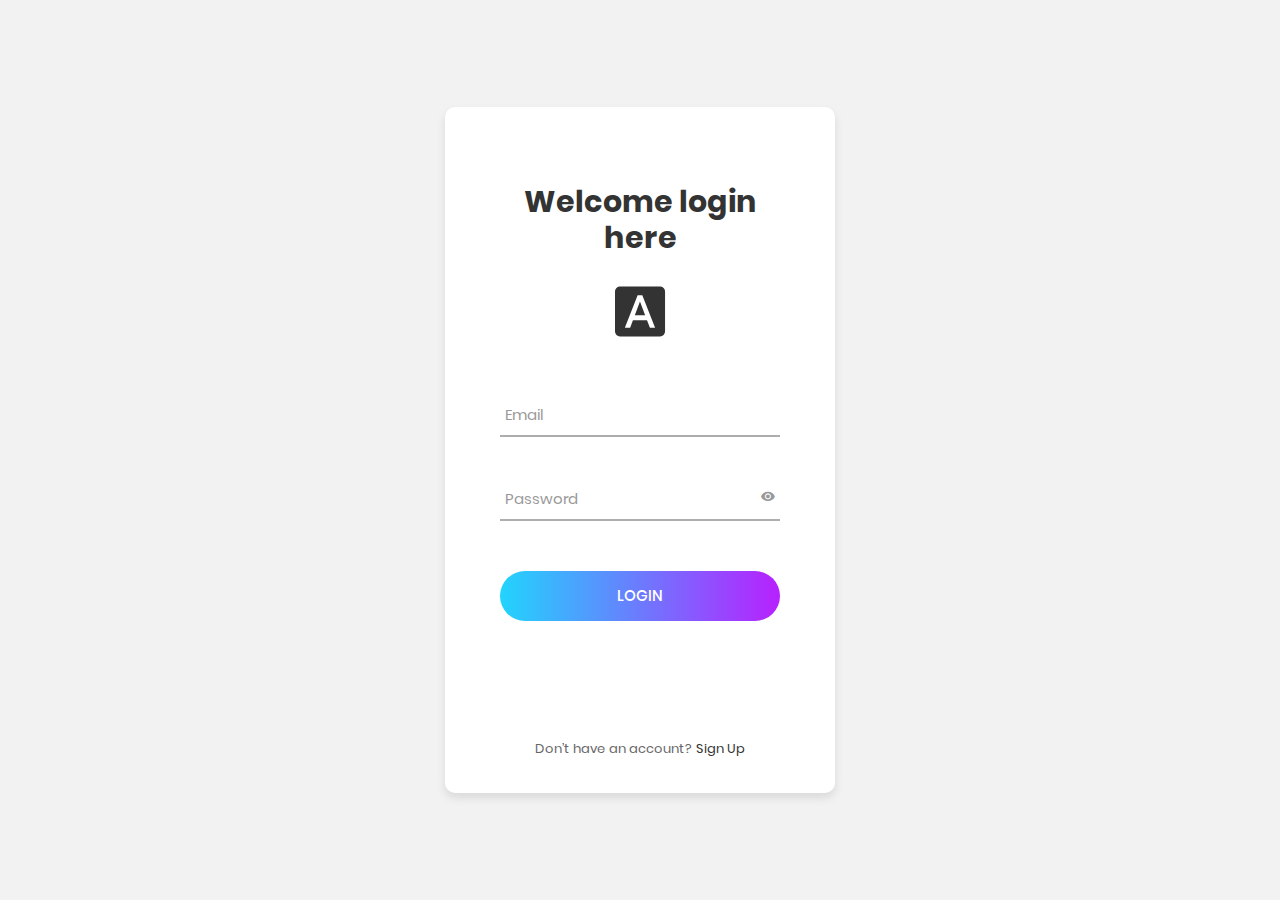
<file: web/index.html>
<!DOCTYPE html>
<html lang="en">
<head>
	<title>Login V2</title>
	<meta charset="UTF-8">
	<meta name="viewport" content="width=device-width, initial-scale=1">
<!--===============================================================================================-->
	<link rel="icon" type="image/png" href="images/icons/favicon.ico"/>
<!--===============================================================================================-->
	<link rel="stylesheet" type="text/css" href="vendor/bootstrap/css/bootstrap.min.css">
<!--===============================================================================================-->
	<link rel="stylesheet" type="text/css" href="fonts/font-awesome-4.7.0/css/font-awesome.min.css">
<!--===============================================================================================-->
	<link rel="stylesheet" type="text/css" href="fonts/iconic/css/material-design-iconic-font.min.css">
<!--===============================================================================================-->
	<link rel="stylesheet" type="text/css" href="vendor/animate/animate.css">
<!--===============================================================================================-->
	<link rel="stylesheet" type="text/css" href="vendor/css-hamburgers/hamburgers.min.css">
<!--===============================================================================================-->
	<link rel="stylesheet" type="text/css" href="vendor/animsition/css/animsition.min.css">
<!--===============================================================================================-->
	<link rel="stylesheet" type="text/css" href="vendor/select2/select2.min.css">
<!--===============================================================================================-->
	<link rel="stylesheet" type="text/css" href="vendor/daterangepicker/daterangepicker.css">
<!--===============================================================================================-->
	<link rel="stylesheet" type="text/css" href="css/util.css">
	<link rel="stylesheet" type="text/css" href="css/main.css">
<!--===============================================================================================-->
</head>
<body>

	<div class="limiter">
		<div class="container-login100">
			<div class="wrap-login100">
				<form class="login100-form validate-form" action="login.jsp
				">
					<span class="login100-form-title p-b-26">
						Welcome login here
					</span>
					<span class="login100-form-title p-b-48">
						<i class="zmdi zmdi-font"></i>
					</span>

					<div class="wrap-input100 validate-input" data-validate = "Valid email is: a@b.c">
						<input class="input100" type="text" name="email">
						<span class="focus-input100" data-placeholder="Email"></span>
					</div>

					<div class="wrap-input100 validate-input" data-validate="Enter password">
						<span class="btn-show-pass">
							<i class="zmdi zmdi-eye"></i>
						</span>
						<input class="input100" type="password" name="pwd">
						<span class="focus-input100" data-placeholder="Password"></span>
					</div>

					<div class="container-login100-form-btn">
						<div class="wrap-login100-form-btn">
							<div class="login100-form-bgbtn"></div>
							<button class="login100-form-btn">
								Login
							</button>
						</div>
					</div>

					<div class="text-center p-t-115">
						<span class="txt1">
							Don’t have an account?
						</span>
						<a class="txt2" href="register.html">
							Sign Up
						</a>
					</div>
				</form>
			</div>
		</div>
	</div>


	<div id="dropDownSelect1"></div>

<!--===============================================================================================-->
	<script src="vendor/jquery/jquery-3.2.1.min.js"></script>
<!--===============================================================================================-->
	<script src="vendor/animsition/js/animsition.min.js"></script>
<!--===============================================================================================-->
	<script src="vendor/bootstrap/js/popper.js"></script>
	<script src="vendor/bootstrap/js/bootstrap.min.js"></script>
<!--===============================================================================================-->
	<script src="vendor/select2/select2.min.js"></script>
<!--===============================================================================================-->
	<script src="vendor/daterangepicker/moment.min.js"></script>
	<script src="vendor/daterangepicker/daterangepicker.js"></script>
<!--===============================================================================================-->
	<script src="vendor/countdowntime/countdowntime.js"></script>
<!--===============================================================================================-->
	<script src="js/main.js"></script>

</body>
</html>
</file>
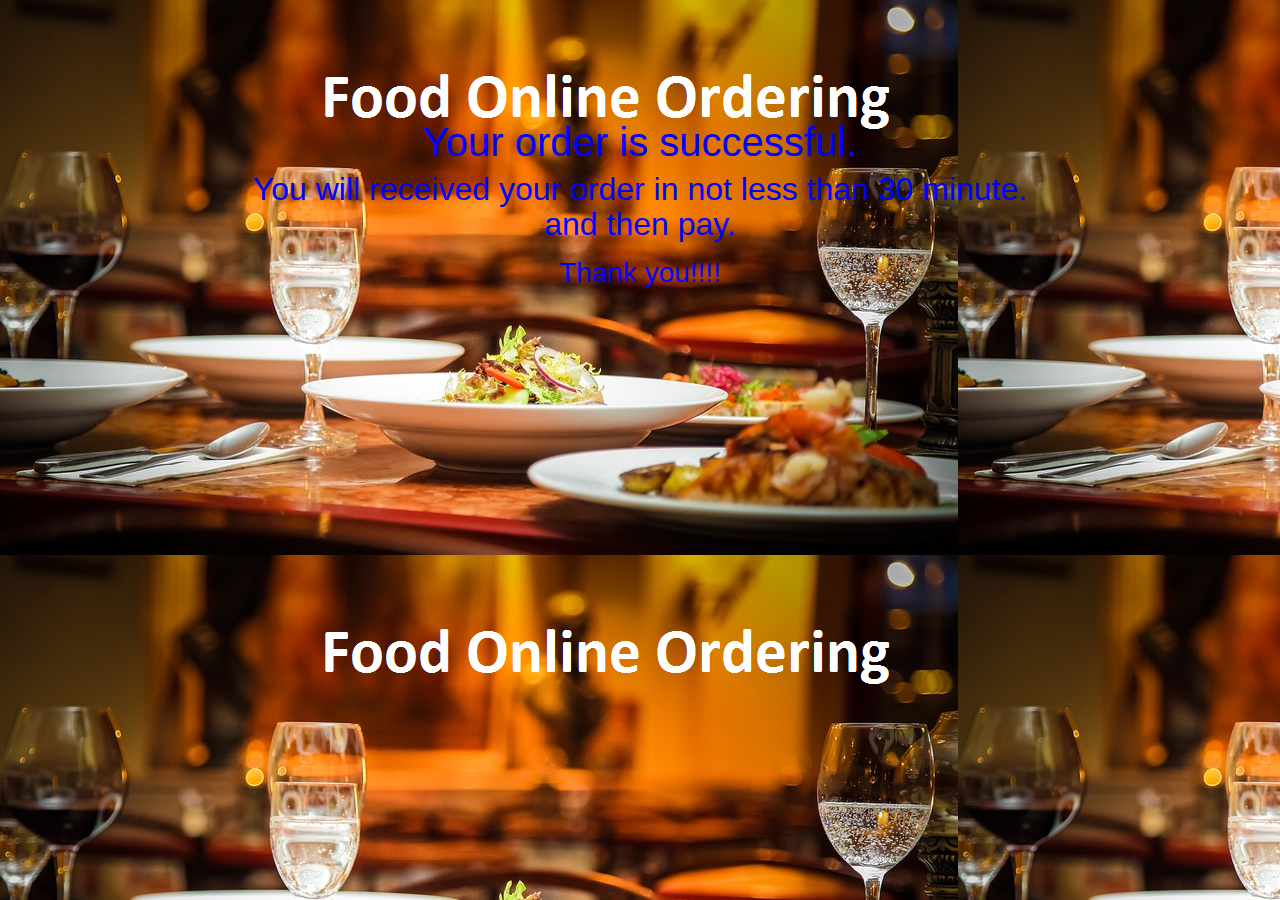
<file: web/completedMessage.html>
<!DOCTYPE html>
<!--
To change this license header, choose License Headers in Project Properties.
To change this template file, choose Tools | Templates
and open the template in the editor.
-->
<html>
    <head>
        <link rel="stylesheet" href="vendor/bootstrap/css/bootstrap.css" type="text/css"/>

        <title>Delivery</title>
        <meta charset="UTF-8">
        <meta name="viewport" content="width=device-width, initial-scale=1.0">
    </head>
    <body background="img/home6.png"
      
        <div style="color:blue" size="1000">
            <center><br><br><br><br><br><b><h1>Your order is successful.</h1>
                    <h2><p>You will received your order in not less than 30 minute.
                    <br> and then pay.</h2>
                    <h3>Thank you!!!!</h3>
                    </center>
            
            </b></p>
           
        </div>  
  </body>  
</html>
</file>
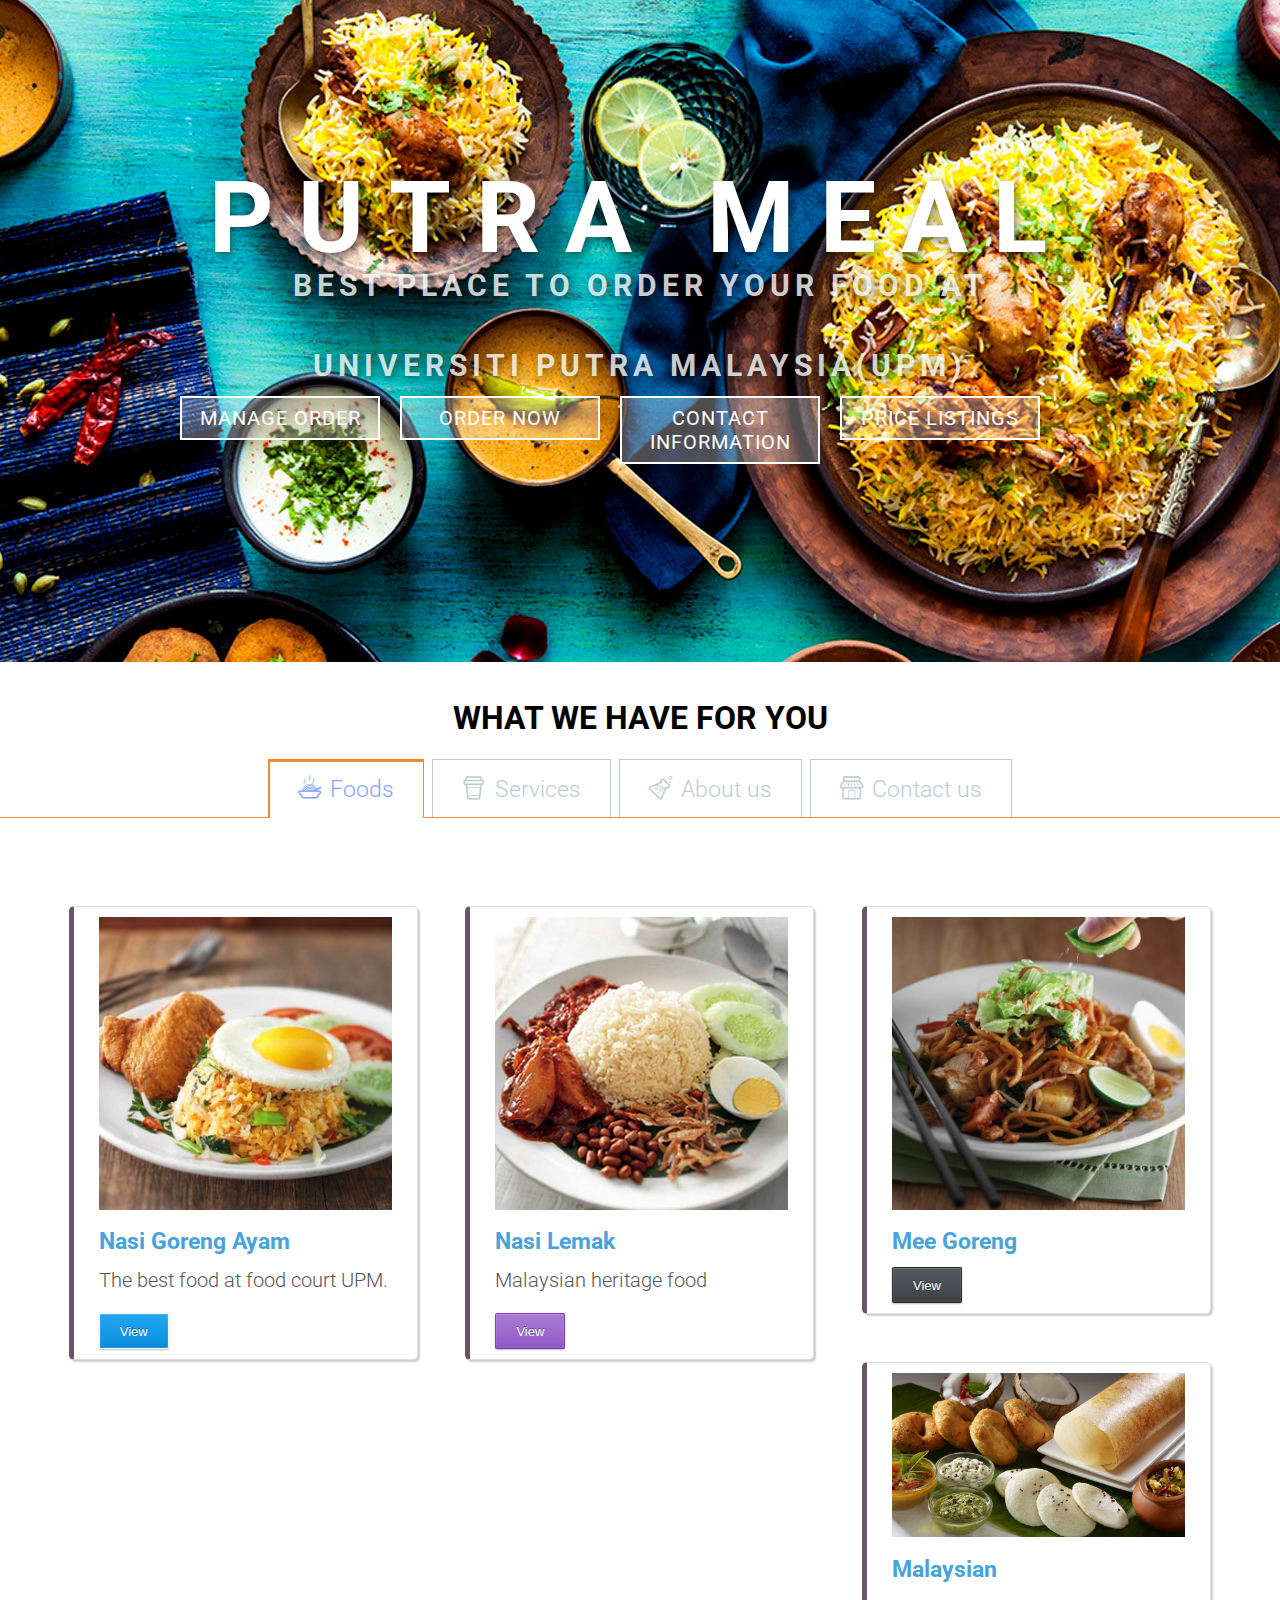
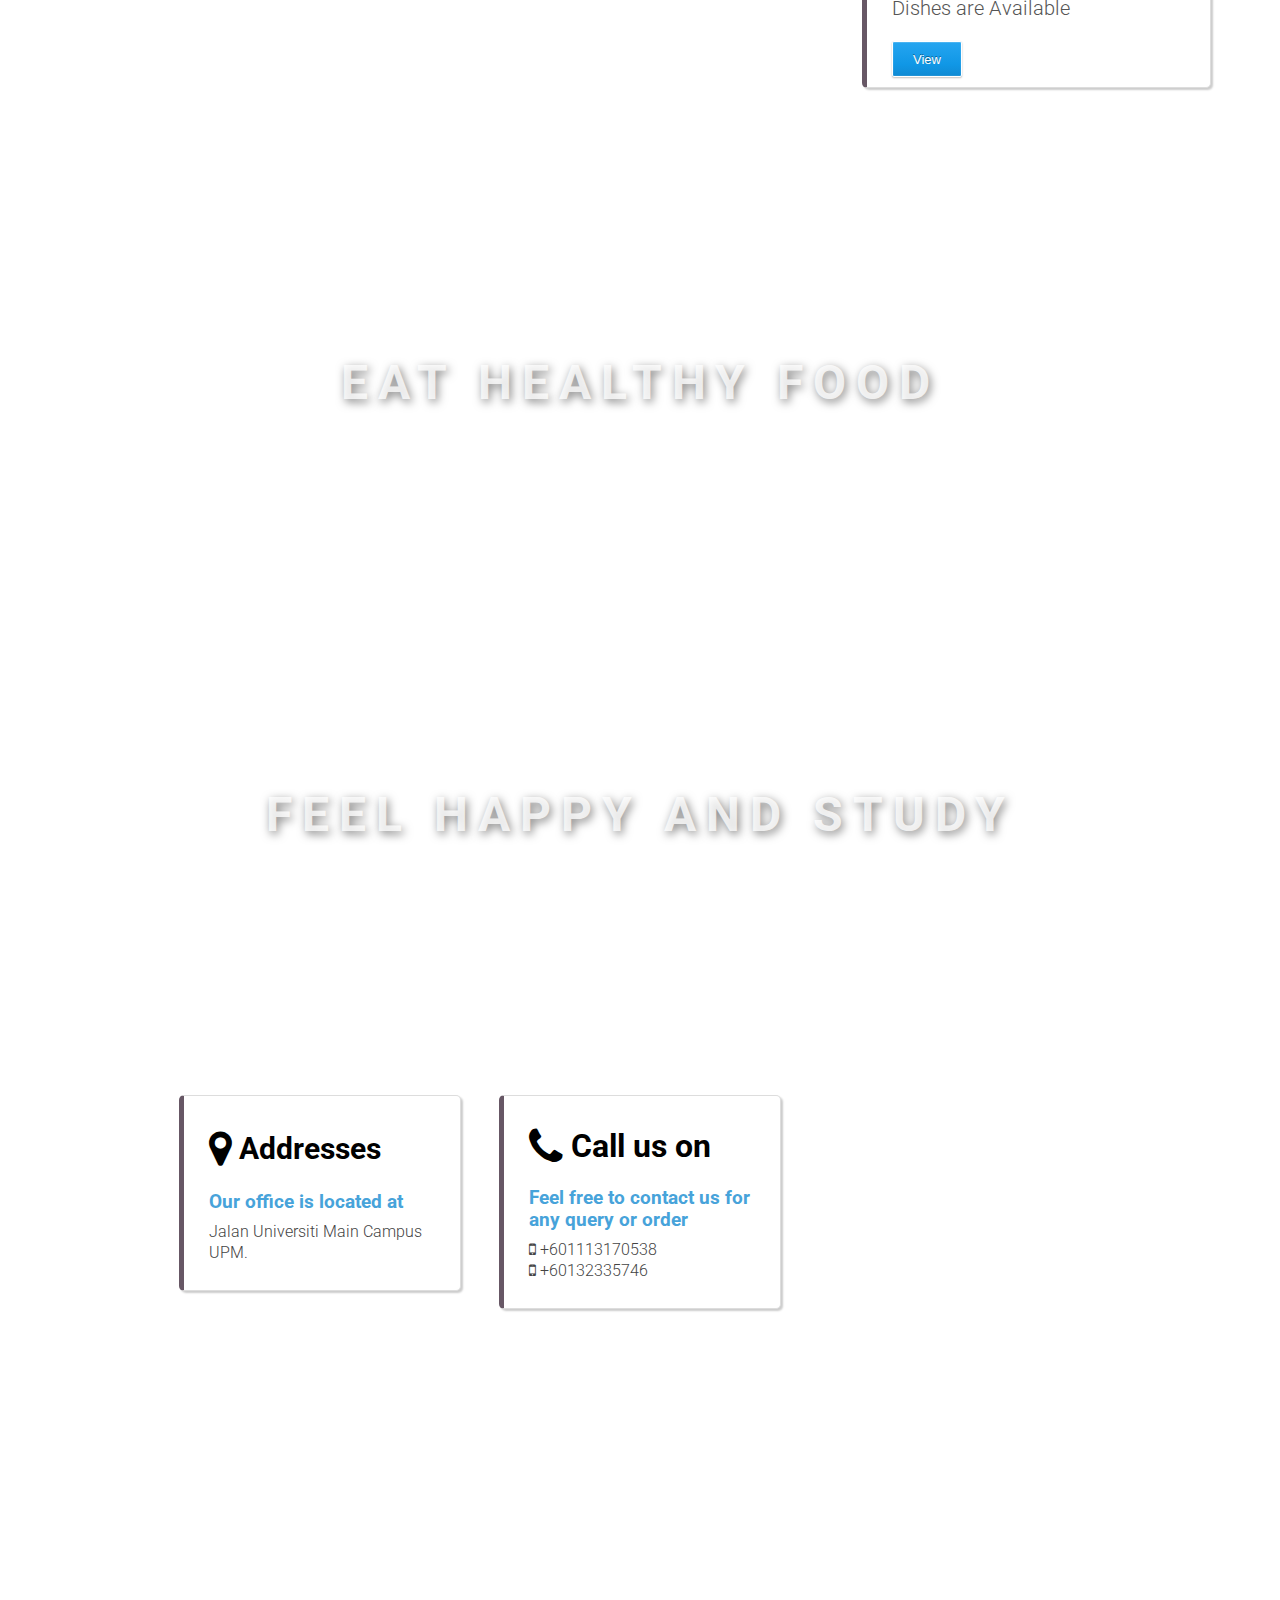
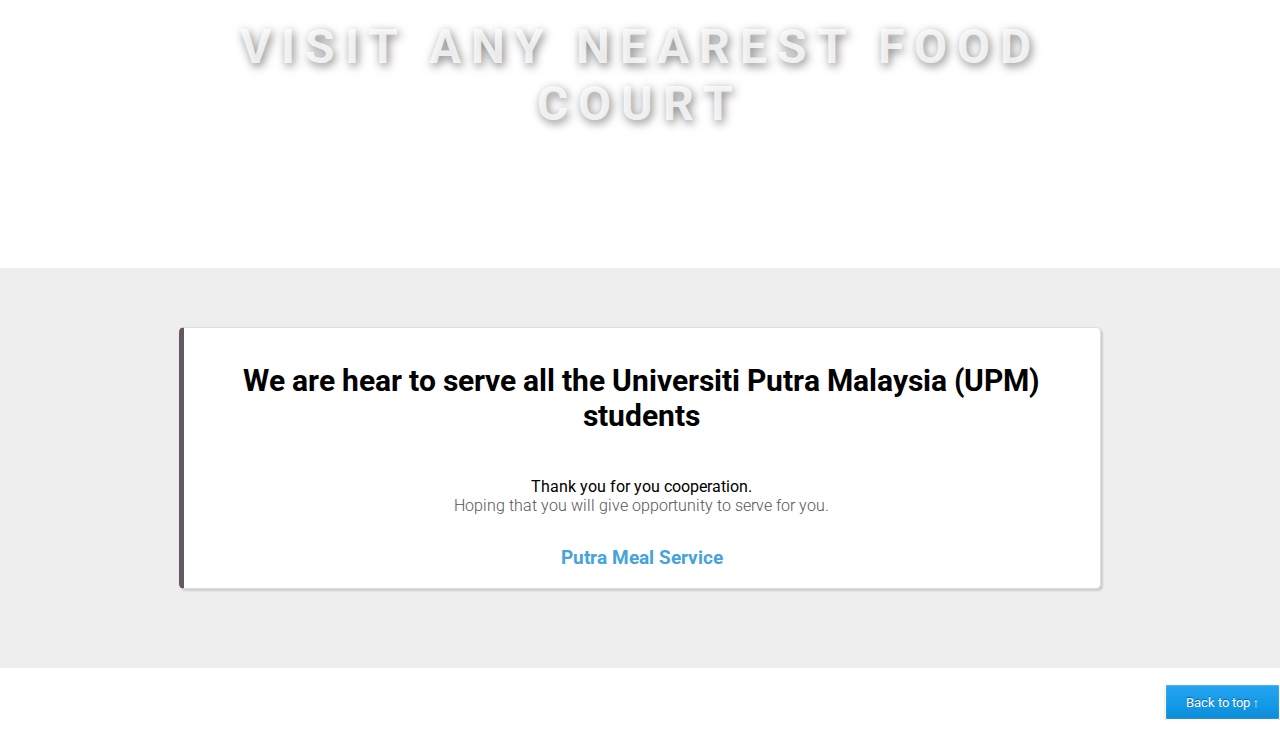
<file: web/home.html>
<!DOCTYPE html>

<html lang="en">
    <head>
        <meta charset="UTF-8" />
        <meta http-equiv="X-UA-Compatible" content="IE=edge">
        <meta name="viewport" content="width=device-width, initial-scale=1">
        <meta name="author" content="Sandeep Acharya">
        <title>Meal Plan</title>
        <link rel="stylesheet" href="css/style.css">

        <link rel="stylesheet" href="css/font-awesome.min.css">
    </head>
    <body>


        <section id="welcomeBanner">
            <div class="container">
                <center>
                    <h1 id="hotel">Putra Meal</h1>
                    <h3 id="caption"><b>Best Place to order your food at</b></h3><br>
                    <h3><b>Universiti Putra Malaysia(UPM)<br></b></h3>
                    <div class="btn-group">
                        <a href="order.jsp" class="btn-trans">Manage Order</a>
                        <a class="btn-trans" id="open-modal" href="makeorder.html">Order Now</a>
                        <a href="#" class="btn-trans" onclick="return false;" onmousedown="autoScrollTo('section3');">Contact Information</a>
                        <a href="#" class="btn-trans" onclick="return false;" onmousedown="autoScrollTo('section4');">Price Listings</a>
                    </div>
                </center>
            </div>
        </section>
        <section >
            <div id="section1" class="tabs">
                <div class="container">
                    <center><h1>WHAT WE HAVE FOR YOU</h1></center>
                </div>
                <nav>
                    <ul>
                        <li><a href="#section-1" class="icon-food"><span>Foods</span></a></li>
                        <li><a href="#section-2" class="icon-cup"><span>Services</span></a></li>
                        <li><a href="#section-3" class="icon-lab"><span>About us</span></a></li>
                        <li><a href="#section-4" class="icon-shop"><span>Contact us</span></a></li>
                    </ul>
                </nav>
                <div class="content">
                    <section id="section-1">
                        <div class="mediabox">
                            <img src="img/food2.jpg" alt="img01" />
                            <h3>Nasi Goreng Ayam</h3>
                            <p>The best food at food court UPM.</p>
                            <button class="button button-blue">View</button>
                        </div>
                        <div class="mediabox">
                            <img src="img/food1.jpg" alt="img02" />
                            <h3>Nasi Lemak</h3>
                            <p>Malaysian heritage food</p>
                            <button class="button button-purple">View</button>
                        </div>
                        <div class="mediabox">
                            <img src="img/food3.jpg" alt="img03" />
                            <h3>Mee Goreng </h3>
                            <button class="button button-gray">View</button>
                        </div>
                        <div class="mediabox">
                            <img src="img/room8-min.jpg" alt="img04" />
                            <h3>Malaysian</h3>
                            <p>Dishes are Available</p>
                            <button class="button button-blue">View</button>
                        </div>
                        
                    </section>
                    
                    <section id="section-2">
                        <div class="mediabox">
                            <img src="img/foodcourt.JPG" alt="img04" />
                           <center><h3>Food Courts</h3></center>
                            <p>find the nearest food court  from your location. </p>
                            <button class="button button-orange">check locations</button>
                        </div>
                    </section>
                  
                    <section id="section-3">
                        <div class="mediabox" style="width: 96%;">
                            <center><h3>Meal Putra</h3></center>
                            <p>Meal Putra plan is Establish to make food avaliable to all Universiti putra Malaysia (UPM)</p>
                            <P>in an affordable price and they can also order easily.</p><p>your order will be delivered in short period of time. 24hours services.</P>
                        </div>
                    </section>
                </div><!-- /content -->
            </div><!-- /tabs -->
        </section>
        <section id="section2" class="module sandeepBackGround sandeepBackGround-1">
            <div class="container">
                <h1>Eat healthy food</h1>
                <a href="#" class="btn-trans" onclick="return false;" onmousedown="autoScrollTo('section3');">Go Down</a>
            </div>
        </section>
        <section  class="module sandeepBackGround sandeepBackGround-2">
            <div class="container">
                <h1>Feel happy and study</h1>
                <a class="btn-trans" id="open-modal" href="#modal-one">Reserve</a>
            </div>
        </section>

        <section  id="section-4">
            <div class="module content">
            <div class="container">
                <div class="content">
                    <div class="mediabox">
                        <h2><i class="fa fa-map-marker fa-lg"></i> Addresses</h2>
                        <h3>Our office is located at </h3>
                        <p style="color: #444">
                            Jalan Universiti Main Campus UPM.
                          
                        </p>
                    </div>
                    <div class="mediabox">
                        <h1><i class="fa fa-phone fa-lg"></i> Call us on</h1>
                        <h3>Feel free to contact us for any query or order</h3>
                        <p style="color: #444">
                            <i class="fa fa-mobile"></i> +601113170538<br>
                            <i class="fa fa-mobile"></i> +60132335746<br>
                        </p>
                    </div>

                </div>
            </div>
        </section>

        <section class="module sandeepBackGround sandeepBackGround-3">
            <div class="container">
                <h1>visit any Nearest food Court</h1>
                <a class="btn-trans" id="open-modal" href="#modal-one">Order Now</a>
            </div>
        </section>

        <section style="background: #eee;" class="module content">
            <div class="container">
                <div class="mediabox" style="width:96%">
                    <center>
                        <h2>We are hear to serve all the Universiti Putra Malaysia (UPM) students</h2><br>
                        Thank you for you cooperation.
                        <p>Hoping that you will give opportunity to serve for you.</p>
                        <h3>Putra Meal Service</h3>
                    </center>
                </div>
            </div>
        </section>
    <center>
        <footer>
            <p>
                <a href="#" class="button button-blue" onclick="return false;" style="float: right;" onmousedown="resetScroller('welcomeBanner');">Back to top &uarr;</a>
            </p>
        </footer>
    </center>
</div>

<script src="js/script.js"></script>
</body>
</html>
</file>
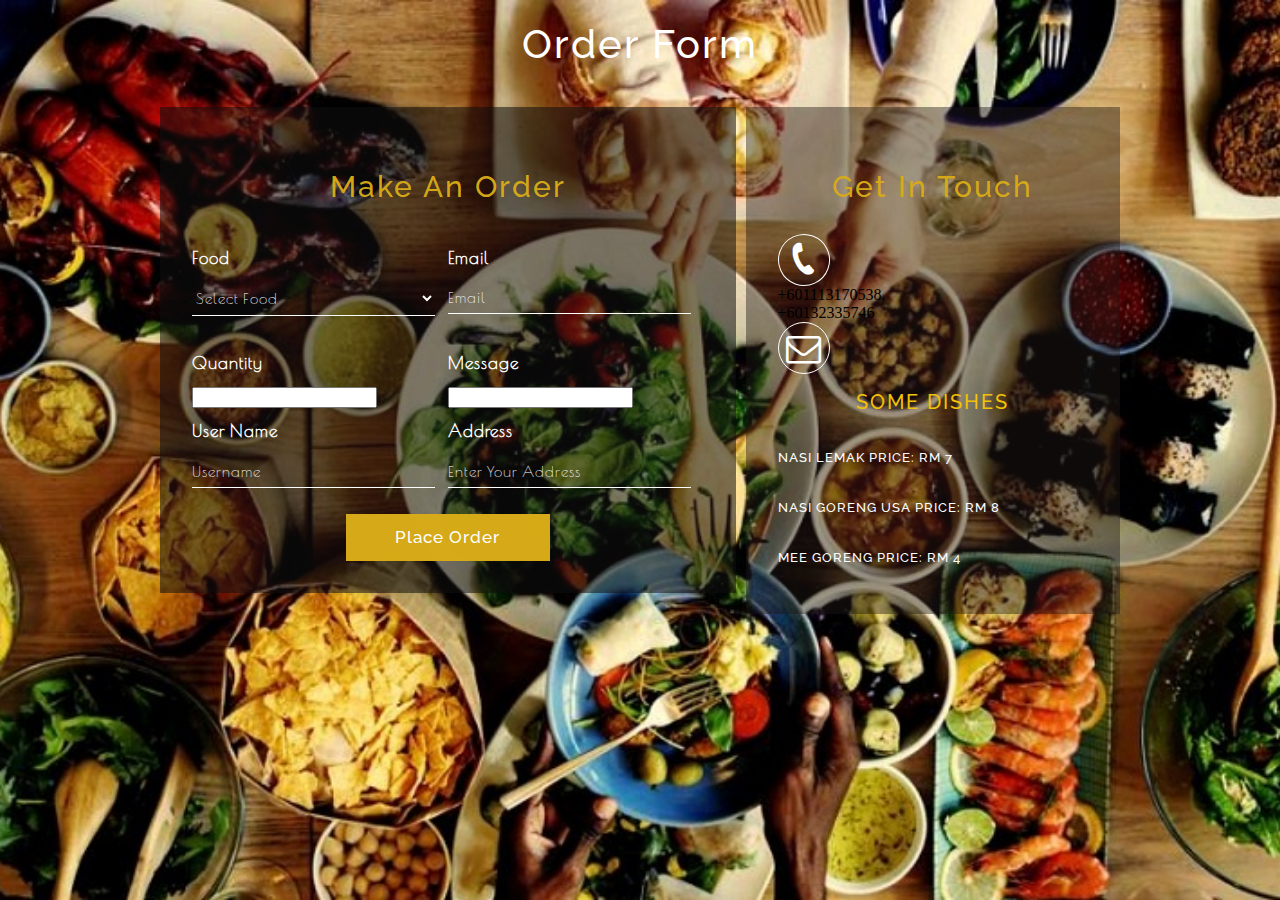
<file: web/makeorder.html>
<!DOCTYPE html>
<html lang="en">
<head>
<title>Meal putra Ordering form Widget a Flat Responsive Widget Template::w3layouts</title>
<!-- Meta tag Keywords -->
<meta name="viewport" content="width=device-width, initial-scale=1">
<meta http-equiv="Content-Type" content="text/html; charset=utf-8" />
<meta name="keywords" content="Meal Putra ordering form Widget a Flat Responsive Widget,Login form widgets, Sign up Web forms , Login signup Responsive web form,Flat Pricing table,Flat Drop downs,Registration Forms,News letter Forms,Elements" />
<!-- Meta tag Keywords -->
<link rel="stylesheet" href="css/style2.css" type="text/css" media="all" /><!-- Style-CSS -->
<link rel="stylesheet" href="css/font-awesome.min.css"><!--fontawesome-css-->
<script src="js/jquery-2.1.4.2.min.js"></script>
<link href="//fonts.googleapis.com/css?family=Poiret+One" rel="stylesheet">
<link href="//fonts.googleapis.com/css?family=Raleway" rel="stylesheet">
</head>
<body>
<section class="booking-agile">
<h1> Order form</h1>
<div class="headbooking-agile">
			<div class="bookingleft-agile">
				<h2>make an Order</h2>
					<form action="insertOrder.jsp
					" method="get">
						
						<div class="clear"></div>
							<div class="guest-agile">

							<div class="room-agile">
								<p>Food</p>
									<select name="food">
									  <option value="">Select food</option>
									  <option value="Nasi Lemak (RM7)">Nasi Lemak (RM7)</option>
									  <option value="Nasi Ayam (RM8)">Nasi Ayam RM8)</option>
									  <option value="Nasi Goreng Ayam Kunyit (RM6)">Nasi Goreng Ayam (RM6)</option>
                                                                          <option value="Nasi Goreng USA (RM7)">Nasi Goreng USA (RM7)</option>
                                                                          <option value="Nasi Goreng Cipadi (RM6">Nasi Goreng Cipadi (RM6)</option>
                                                                          <option value="Mee Gerong (RM6)">Mee Gerong (RM6)</option>
									</select>
							</div>
							<div class="clear"></div>

							</div>
							<div class="name-agile">
								<p>Email</p>
								<input type="text" name="email" placeholder="Email">
                                                        </div>
								<div class="clear"></div>
                                                                <div class="arrival-agile">
							<p>Quantity</p>
							<input placeholder="Quantity"  type="number"  name="quantity" value="" required=""/>
						</div>
						<div class="departure-agile">
							<p>Message</p>
							<input placeholder="Enter message"   type="text" name="message" value="" required="" />
						</div>


							<div class="name-agile">
								<p>User name</p>
								<input type="text" name="username" placeholder="username">
							</div>
							<div class="last-agile">
								<p>Address	</p>
								<input type="text" name="address" placeholder="Enter Your Address" size='250' >
							</div>
							<div class="clear"></div>
								<div class="submit-agile">
									<input type="submit" value="Place Order">
								</div>
								<div class="clear"></div>
						</form>
				</div>
		
<div class="bookingright-agile">
<h3>get in touch</h3>
			<div class="mobile-agile">
				<div class="icon-agile">
					<span><i class="fa fa-phone" aria-hidden="true"></i></span>+601113170538, +60132335746
				</div>
			</div>
			<div class="clear"></div>
			<div class="email-agile">
				<div class="mail-agile">
					<span><i class="fa fa-envelope-o" aria-hidden="true"></i></span>
				</div>

				<div class="clear"></div>
				<div class="offers-agile">
					<h4>Some dishes</h4>
				<ul class="offers">
					<li><a href="#">Nasi Lemak       price: RM 7</a></li>
					<li><a href="#">Nasi Goreng USA  Price: RM 8</a></li>
					<li><a href="#">Mee Goreng       price: RM 4</a></li>
				</ul>
				</div>
			</div>
</div>
<div class="clear"></div>
</div>

</section>
<!--start-date-piker-->
		<link rel="stylesheet" href="css/jquery-ui.1.css" />
		<script src="js/jquery-ui.1.js"></script>
			<script>
				$(function() {
				$( "#datepicker,#datepicker1" ).datepicker();
				});
			</script>


</html>
</file>
<file: web/vendor/daterangepicker/daterangepicker.css>
.daterangepicker {
  position: absolute;
  color: inherit;
  background-color: #fff;
  border-radius: 4px;
  width: 278px;
  padding: 4px;
  margin-top: 1px;
  top: 100px;
  left: 20px;
  /* Calendars */ }
  .daterangepicker:before, .daterangepicker:after {
    position: absolute;
    display: inline-block;
    border-bottom-color: rgba(0, 0, 0, 0.2);
    content: ''; }
  .daterangepicker:before {
    top: -7px;
    border-right: 7px solid transparent;
    border-left: 7px solid transparent;
    border-bottom: 7px solid #ccc; }
  .daterangepicker:after {
    top: -6px;
    border-right: 6px solid transparent;
    border-bottom: 6px solid #fff;
    border-left: 6px solid transparent; }
  .daterangepicker.opensleft:before {
    right: 9px; }
  .daterangepicker.opensleft:after {
    right: 10px; }
  .daterangepicker.openscenter:before {
    left: 0;
    right: 0;
    width: 0;
    margin-left: auto;
    margin-right: auto; }
  .daterangepicker.openscenter:after {
    left: 0;
    right: 0;
    width: 0;
    margin-left: auto;
    margin-right: auto; }
  .daterangepicker.opensright:before {
    left: 9px; }
  .daterangepicker.opensright:after {
    left: 10px; }
  .daterangepicker.dropup {
    margin-top: -5px; }
    .daterangepicker.dropup:before {
      top: initial;
      bottom: -7px;
      border-bottom: initial;
      border-top: 7px solid #ccc; }
    .daterangepicker.dropup:after {
      top: initial;
      bottom: -6px;
      border-bottom: initial;
      border-top: 6px solid #fff; }
  .daterangepicker.dropdown-menu {
    max-width: none;
    z-index: 3001; }
  .daterangepicker.single .ranges, .daterangepicker.single .calendar {
    float: none; }
  .daterangepicker.show-calendar .calendar {
    display: block; }
  .daterangepicker .calendar {
    display: none;
    max-width: 270px;
    margin: 4px; }
    .daterangepicker .calendar.single .calendar-table {
      border: none; }
    .daterangepicker .calendar th, .daterangepicker .calendar td {
      white-space: nowrap;
      text-align: center;
      min-width: 32px; }
  .daterangepicker .calendar-table {
    border: 1px solid #fff;
    padding: 4px;
    border-radius: 4px;
    background-color: #fff; }
  .daterangepicker table {
    width: 100%;
    margin: 0; }
  .daterangepicker td, .daterangepicker th {
    text-align: center;
    width: 20px;
    height: 20px;
    border-radius: 4px;
    border: 1px solid transparent;
    white-space: nowrap;
    cursor: pointer; }
    .daterangepicker td.available:hover, .daterangepicker th.available:hover {
      background-color: #eee;
      border-color: transparent;
      color: inherit; }
    .daterangepicker td.week, .daterangepicker th.week {
      font-size: 80%;
      color: #ccc; }
  .daterangepicker td.off, .daterangepicker td.off.in-range, .daterangepicker td.off.start-date, .daterangepicker td.off.end-date {
    background-color: #fff;
    border-color: transparent;
    color: #999; }
  .daterangepicker td.in-range {
    background-color: #ebf4f8;
    border-color: transparent;
    color: #000;
    border-radius: 0; }
  .daterangepicker td.start-date {
    border-radius: 4px 0 0 4px; }
  .daterangepicker td.end-date {
    border-radius: 0 4px 4px 0; }
  .daterangepicker td.start-date.end-date {
    border-radius: 4px; }
  .daterangepicker td.active, .daterangepicker td.active:hover {
    background-color: #357ebd;
    border-color: transparent;
    color: #fff; }
  .daterangepicker th.month {
    width: auto; }
  .daterangepicker td.disabled, .daterangepicker option.disabled {
    color: #999;
    cursor: not-allowed;
    text-decoration: line-through; }
  .daterangepicker select.monthselect, .daterangepicker select.yearselect {
    font-size: 12px;
    padding: 1px;
    height: auto;
    margin: 0;
    cursor: default; }
  .daterangepicker select.monthselect {
    margin-right: 2%;
    width: 56%; }
  .daterangepicker select.yearselect {
    width: 40%; }
  .daterangepicker select.hourselect, .daterangepicker select.minuteselect, .daterangepicker select.secondselect, .daterangepicker select.ampmselect {
    width: 50px;
    margin-bottom: 0; }
  .daterangepicker .input-mini {
    border: 1px solid #ccc;
    border-radius: 4px;
    color: #555;
    height: 30px;
    line-height: 30px;
    display: block;
    vertical-align: middle;
    margin: 0 0 5px 0;
    padding: 0 6px 0 28px;
    width: 100%; }
    .daterangepicker .input-mini.active {
      border: 1px solid #08c;
      border-radius: 4px; }
  .daterangepicker .daterangepicker_input {
    position: relative; }
    .daterangepicker .daterangepicker_input i {
      position: absolute;
      left: 8px;
      top: 8px; }
  .daterangepicker.rtl .input-mini {
    padding-right: 28px;
    padding-left: 6px; }
  .daterangepicker.rtl .daterangepicker_input i {
    left: auto;
    right: 8px; }
  .daterangepicker .calendar-time {
    text-align: center;
    margin: 5px auto;
    line-height: 30px;
    position: relative;
    padding-left: 28px; }
    .daterangepicker .calendar-time select.disabled {
      color: #ccc;
      cursor: not-allowed; }

.ranges {
  font-size: 11px;
  float: none;
  margin: 4px;
  text-align: left; }
  .ranges ul {
    list-style: none;
    margin: 0 auto;
    padding: 0;
    width: 100%; }
  .ranges li {
    font-size: 13px;
    background-color: #f5f5f5;
    border: 1px solid #f5f5f5;
    border-radius: 4px;
    color: #08c;
    padding: 3px 12px;
    margin-bottom: 8px;
    cursor: pointer; }
    .ranges li:hover {
      background-color: #08c;
      border: 1px solid #08c;
      color: #fff; }
    .ranges li.active {
      background-color: #08c;
      border: 1px solid #08c;
      color: #fff; }

/*  Larger Screen Styling */
@media (min-width: 564px) {
  .daterangepicker {
    width: auto; }
    .daterangepicker .ranges ul {
      width: 160px; }
    .daterangepicker.single .ranges ul {
      width: 100%; }
    .daterangepicker.single .calendar.left {
      clear: none; }
    .daterangepicker.single.ltr .ranges, .daterangepicker.single.ltr .calendar {
      float: left; }
    .daterangepicker.single.rtl .ranges, .daterangepicker.single.rtl .calendar {
      float: right; }
    .daterangepicker.ltr {
      direction: ltr;
      text-align: left; }
      .daterangepicker.ltr .calendar.left {
        clear: left;
        margin-right: 0; }
        .daterangepicker.ltr .calendar.left .calendar-table {
          border-right: none;
          border-top-right-radius: 0;
          border-bottom-right-radius: 0; }
      .daterangepicker.ltr .calendar.right {
        margin-left: 0; }
        .daterangepicker.ltr .calendar.right .calendar-table {
          border-left: none;
          border-top-left-radius: 0;
          border-bottom-left-radius: 0; }
      .daterangepicker.ltr .left .daterangepicker_input {
        padding-right: 12px; }
      .daterangepicker.ltr .calendar.left .calendar-table {
        padding-right: 12px; }
      .daterangepicker.ltr .ranges, .daterangepicker.ltr .calendar {
        float: left; }
    .daterangepicker.rtl {
      direction: rtl;
      text-align: right; }
      .daterangepicker.rtl .calendar.left {
        clear: right;
        margin-left: 0; }
        .daterangepicker.rtl .calendar.left .calendar-table {
          border-left: none;
          border-top-left-radius: 0;
          border-bottom-left-radius: 0; }
      .daterangepicker.rtl .calendar.right {
        margin-right: 0; }
        .daterangepicker.rtl .calendar.right .calendar-table {
          border-right: none;
          border-top-right-radius: 0;
          border-bottom-right-radius: 0; }
      .daterangepicker.rtl .left .daterangepicker_input {
        padding-left: 12px; }
      .daterangepicker.rtl .calendar.left .calendar-table {
        padding-left: 12px; }
      .daterangepicker.rtl .ranges, .daterangepicker.rtl .calendar {
        text-align: right;
        float: right; } }
@media (min-width: 730px) {
  .daterangepicker .ranges {
    width: auto; }
  .daterangepicker.ltr .ranges {
    float: left; }
  .daterangepicker.rtl .ranges {
    float: right; }
  .daterangepicker .calendar.left {
    clear: none !important; } }
</file>
<file: web/css/util.css>
/*[ FONT SIZE ]
///////////////////////////////////////////////////////////
*/
.fs-1 {font-size: 1px;}
.fs-2 {font-size: 2px;}
.fs-3 {font-size: 3px;}
.fs-4 {font-size: 4px;}
.fs-5 {font-size: 5px;}
.fs-6 {font-size: 6px;}
.fs-7 {font-size: 7px;}
.fs-8 {font-size: 8px;}
.fs-9 {font-size: 9px;}
.fs-10 {font-size: 10px;}
.fs-11 {font-size: 11px;}
.fs-12 {font-size: 12px;}
.fs-13 {font-size: 13px;}
.fs-14 {font-size: 14px;}
.fs-15 {font-size: 15px;}
.fs-16 {font-size: 16px;}
.fs-17 {font-size: 17px;}
.fs-18 {font-size: 18px;}
.fs-19 {font-size: 19px;}
.fs-20 {font-size: 20px;}
.fs-21 {font-size: 21px;}
.fs-22 {font-size: 22px;}
.fs-23 {font-size: 23px;}
.fs-24 {font-size: 24px;}
.fs-25 {font-size: 25px;}
.fs-26 {font-size: 26px;}
.fs-27 {font-size: 27px;}
.fs-28 {font-size: 28px;}
.fs-29 {font-size: 29px;}
.fs-30 {font-size: 30px;}
.fs-31 {font-size: 31px;}
.fs-32 {font-size: 32px;}
.fs-33 {font-size: 33px;}
.fs-34 {font-size: 34px;}
.fs-35 {font-size: 35px;}
.fs-36 {font-size: 36px;}
.fs-37 {font-size: 37px;}
.fs-38 {font-size: 38px;}
.fs-39 {font-size: 39px;}
.fs-40 {font-size: 40px;}
.fs-41 {font-size: 41px;}
.fs-42 {font-size: 42px;}
.fs-43 {font-size: 43px;}
.fs-44 {font-size: 44px;}
.fs-45 {font-size: 45px;}
.fs-46 {font-size: 46px;}
.fs-47 {font-size: 47px;}
.fs-48 {font-size: 48px;}
.fs-49 {font-size: 49px;}
.fs-50 {font-size: 50px;}
.fs-51 {font-size: 51px;}
.fs-52 {font-size: 52px;}
.fs-53 {font-size: 53px;}
.fs-54 {font-size: 54px;}
.fs-55 {font-size: 55px;}
.fs-56 {font-size: 56px;}
.fs-57 {font-size: 57px;}
.fs-58 {font-size: 58px;}
.fs-59 {font-size: 59px;}
.fs-60 {font-size: 60px;}
.fs-61 {font-size: 61px;}
.fs-62 {font-size: 62px;}
.fs-63 {font-size: 63px;}
.fs-64 {font-size: 64px;}
.fs-65 {font-size: 65px;}
.fs-66 {font-size: 66px;}
.fs-67 {font-size: 67px;}
.fs-68 {font-size: 68px;}
.fs-69 {font-size: 69px;}
.fs-70 {font-size: 70px;}
.fs-71 {font-size: 71px;}
.fs-72 {font-size: 72px;}
.fs-73 {font-size: 73px;}
.fs-74 {font-size: 74px;}
.fs-75 {font-size: 75px;}
.fs-76 {font-size: 76px;}
.fs-77 {font-size: 77px;}
.fs-78 {font-size: 78px;}
.fs-79 {font-size: 79px;}
.fs-80 {font-size: 80px;}
.fs-81 {font-size: 81px;}
.fs-82 {font-size: 82px;}
.fs-83 {font-size: 83px;}
.fs-84 {font-size: 84px;}
.fs-85 {font-size: 85px;}
.fs-86 {font-size: 86px;}
.fs-87 {font-size: 87px;}
.fs-88 {font-size: 88px;}
.fs-89 {font-size: 89px;}
.fs-90 {font-size: 90px;}
.fs-91 {font-size: 91px;}
.fs-92 {font-size: 92px;}
.fs-93 {font-size: 93px;}
.fs-94 {font-size: 94px;}
.fs-95 {font-size: 95px;}
.fs-96 {font-size: 96px;}
.fs-97 {font-size: 97px;}
.fs-98 {font-size: 98px;}
.fs-99 {font-size: 99px;}
.fs-100 {font-size: 100px;}
.fs-101 {font-size: 101px;}
.fs-102 {font-size: 102px;}
.fs-103 {font-size: 103px;}
.fs-104 {font-size: 104px;}
.fs-105 {font-size: 105px;}
.fs-106 {font-size: 106px;}
.fs-107 {font-size: 107px;}
.fs-108 {font-size: 108px;}
.fs-109 {font-size: 109px;}
.fs-110 {font-size: 110px;}
.fs-111 {font-size: 111px;}
.fs-112 {font-size: 112px;}
.fs-113 {font-size: 113px;}
.fs-114 {font-size: 114px;}
.fs-115 {font-size: 115px;}
.fs-116 {font-size: 116px;}
.fs-117 {font-size: 117px;}
.fs-118 {font-size: 118px;}
.fs-119 {font-size: 119px;}
.fs-120 {font-size: 120px;}
.fs-121 {font-size: 121px;}
.fs-122 {font-size: 122px;}
.fs-123 {font-size: 123px;}
.fs-124 {font-size: 124px;}
.fs-125 {font-size: 125px;}
.fs-126 {font-size: 126px;}
.fs-127 {font-size: 127px;}
.fs-128 {font-size: 128px;}
.fs-129 {font-size: 129px;}
.fs-130 {font-size: 130px;}
.fs-131 {font-size: 131px;}
.fs-132 {font-size: 132px;}
.fs-133 {font-size: 133px;}
.fs-134 {font-size: 134px;}
.fs-135 {font-size: 135px;}
.fs-136 {font-size: 136px;}
.fs-137 {font-size: 137px;}
.fs-138 {font-size: 138px;}
.fs-139 {font-size: 139px;}
.fs-140 {font-size: 140px;}
.fs-141 {font-size: 141px;}
.fs-142 {font-size: 142px;}
.fs-143 {font-size: 143px;}
.fs-144 {font-size: 144px;}
.fs-145 {font-size: 145px;}
.fs-146 {font-size: 146px;}
.fs-147 {font-size: 147px;}
.fs-148 {font-size: 148px;}
.fs-149 {font-size: 149px;}
.fs-150 {font-size: 150px;}
.fs-151 {font-size: 151px;}
.fs-152 {font-size: 152px;}
.fs-153 {font-size: 153px;}
.fs-154 {font-size: 154px;}
.fs-155 {font-size: 155px;}
.fs-156 {font-size: 156px;}
.fs-157 {font-size: 157px;}
.fs-158 {font-size: 158px;}
.fs-159 {font-size: 159px;}
.fs-160 {font-size: 160px;}
.fs-161 {font-size: 161px;}
.fs-162 {font-size: 162px;}
.fs-163 {font-size: 163px;}
.fs-164 {font-size: 164px;}
.fs-165 {font-size: 165px;}
.fs-166 {font-size: 166px;}
.fs-167 {font-size: 167px;}
.fs-168 {font-size: 168px;}
.fs-169 {font-size: 169px;}
.fs-170 {font-size: 170px;}
.fs-171 {font-size: 171px;}
.fs-172 {font-size: 172px;}
.fs-173 {font-size: 173px;}
.fs-174 {font-size: 174px;}
.fs-175 {font-size: 175px;}
.fs-176 {font-size: 176px;}
.fs-177 {font-size: 177px;}
.fs-178 {font-size: 178px;}
.fs-179 {font-size: 179px;}
.fs-180 {font-size: 180px;}
.fs-181 {font-size: 181px;}
.fs-182 {font-size: 182px;}
.fs-183 {font-size: 183px;}
.fs-184 {font-size: 184px;}
.fs-185 {font-size: 185px;}
.fs-186 {font-size: 186px;}
.fs-187 {font-size: 187px;}
.fs-188 {font-size: 188px;}
.fs-189 {font-size: 189px;}
.fs-190 {font-size: 190px;}
.fs-191 {font-size: 191px;}
.fs-192 {font-size: 192px;}
.fs-193 {font-size: 193px;}
.fs-194 {font-size: 194px;}
.fs-195 {font-size: 195px;}
.fs-196 {font-size: 196px;}
.fs-197 {font-size: 197px;}
.fs-198 {font-size: 198px;}
.fs-199 {font-size: 199px;}
.fs-200 {font-size: 200px;}

/*[ PADDING ]
///////////////////////////////////////////////////////////
*/
.p-t-0 {padding-top: 0px;}
.p-t-1 {padding-top: 1px;}
.p-t-2 {padding-top: 2px;}
.p-t-3 {padding-top: 3px;}
.p-t-4 {padding-top: 4px;}
.p-t-5 {padding-top: 5px;}
.p-t-6 {padding-top: 6px;}
.p-t-7 {padding-top: 7px;}
.p-t-8 {padding-top: 8px;}
.p-t-9 {padding-top: 9px;}
.p-t-10 {padding-top: 10px;}
.p-t-11 {padding-top: 11px;}
.p-t-12 {padding-top: 12px;}
.p-t-13 {padding-top: 13px;}
.p-t-14 {padding-top: 14px;}
.p-t-15 {padding-top: 15px;}
.p-t-16 {padding-top: 16px;}
.p-t-17 {padding-top: 17px;}
.p-t-18 {padding-top: 18px;}
.p-t-19 {padding-top: 19px;}
.p-t-20 {padding-top: 20px;}
.p-t-21 {padding-top: 21px;}
.p-t-22 {padding-top: 22px;}
.p-t-23 {padding-top: 23px;}
.p-t-24 {padding-top: 24px;}
.p-t-25 {padding-top: 25px;}
.p-t-26 {padding-top: 26px;}
.p-t-27 {padding-top: 27px;}
.p-t-28 {padding-top: 28px;}
.p-t-29 {padding-top: 29px;}
.p-t-30 {padding-top: 30px;}
.p-t-31 {padding-top: 31px;}
.p-t-32 {padding-top: 32px;}
.p-t-33 {padding-top: 33px;}
.p-t-34 {padding-top: 34px;}
.p-t-35 {padding-top: 35px;}
.p-t-36 {padding-top: 36px;}
.p-t-37 {padding-top: 37px;}
.p-t-38 {padding-top: 38px;}
.p-t-39 {padding-top: 39px;}
.p-t-40 {padding-top: 40px;}
.p-t-41 {padding-top: 41px;}
.p-t-42 {padding-top: 42px;}
.p-t-43 {padding-top: 43px;}
.p-t-44 {padding-top: 44px;}
.p-t-45 {padding-top: 45px;}
.p-t-46 {padding-top: 46px;}
.p-t-47 {padding-top: 47px;}
.p-t-48 {padding-top: 48px;}
.p-t-49 {padding-top: 49px;}
.p-t-50 {padding-top: 50px;}
.p-t-51 {padding-top: 51px;}
.p-t-52 {padding-top: 52px;}
.p-t-53 {padding-top: 53px;}
.p-t-54 {padding-top: 54px;}
.p-t-55 {padding-top: 55px;}
.p-t-56 {padding-top: 56px;}
.p-t-57 {padding-top: 57px;}
.p-t-58 {padding-top: 58px;}
.p-t-59 {padding-top: 59px;}
.p-t-60 {padding-top: 60px;}
.p-t-61 {padding-top: 61px;}
.p-t-62 {padding-top: 62px;}
.p-t-63 {padding-top: 63px;}
.p-t-64 {padding-top: 64px;}
.p-t-65 {padding-top: 65px;}
.p-t-66 {padding-top: 66px;}
.p-t-67 {padding-top: 67px;}
.p-t-68 {padding-top: 68px;}
.p-t-69 {padding-top: 69px;}
.p-t-70 {padding-top: 70px;}
.p-t-71 {padding-top: 71px;}
.p-t-72 {padding-top: 72px;}
.p-t-73 {padding-top: 73px;}
.p-t-74 {padding-top: 74px;}
.p-t-75 {padding-top: 75px;}
.p-t-76 {padding-top: 76px;}
.p-t-77 {padding-top: 77px;}
.p-t-78 {padding-top: 78px;}
.p-t-79 {padding-top: 79px;}
.p-t-80 {padding-top: 80px;}
.p-t-81 {padding-top: 81px;}
.p-t-82 {padding-top: 82px;}
.p-t-83 {padding-top: 83px;}
.p-t-84 {padding-top: 84px;}
.p-t-85 {padding-top: 85px;}
.p-t-86 {padding-top: 86px;}
.p-t-87 {padding-top: 87px;}
.p-t-88 {padding-top: 88px;}
.p-t-89 {padding-top: 89px;}
.p-t-90 {padding-top: 90px;}
.p-t-91 {padding-top: 91px;}
.p-t-92 {padding-top: 92px;}
.p-t-93 {padding-top: 93px;}
.p-t-94 {padding-top: 94px;}
.p-t-95 {padding-top: 95px;}
.p-t-96 {padding-top: 96px;}
.p-t-97 {padding-top: 97px;}
.p-t-98 {padding-top: 98px;}
.p-t-99 {padding-top: 99px;}
.p-t-100 {padding-top: 100px;}
.p-t-101 {padding-top: 101px;}
.p-t-102 {padding-top: 102px;}
.p-t-103 {padding-top: 103px;}
.p-t-104 {padding-top: 104px;}
.p-t-105 {padding-top: 105px;}
.p-t-106 {padding-top: 106px;}
.p-t-107 {padding-top: 107px;}
.p-t-108 {padding-top: 108px;}
.p-t-109 {padding-top: 109px;}
.p-t-110 {padding-top: 110px;}
.p-t-111 {padding-top: 111px;}
.p-t-112 {padding-top: 112px;}
.p-t-113 {padding-top: 113px;}
.p-t-114 {padding-top: 114px;}
.p-t-115 {padding-top: 115px;}
.p-t-116 {padding-top: 116px;}
.p-t-117 {padding-top: 117px;}
.p-t-118 {padding-top: 118px;}
.p-t-119 {padding-top: 119px;}
.p-t-120 {padding-top: 120px;}
.p-t-121 {padding-top: 121px;}
.p-t-122 {padding-top: 122px;}
.p-t-123 {padding-top: 123px;}
.p-t-124 {padding-top: 124px;}
.p-t-125 {padding-top: 125px;}
.p-t-126 {padding-top: 126px;}
.p-t-127 {padding-top: 127px;}
.p-t-128 {padding-top: 128px;}
.p-t-129 {padding-top: 129px;}
.p-t-130 {padding-top: 130px;}
.p-t-131 {padding-top: 131px;}
.p-t-132 {padding-top: 132px;}
.p-t-133 {padding-top: 133px;}
.p-t-134 {padding-top: 134px;}
.p-t-135 {padding-top: 135px;}
.p-t-136 {padding-top: 136px;}
.p-t-137 {padding-top: 137px;}
.p-t-138 {padding-top: 138px;}
.p-t-139 {padding-top: 139px;}
.p-t-140 {padding-top: 140px;}
.p-t-141 {padding-top: 141px;}
.p-t-142 {padding-top: 142px;}
.p-t-143 {padding-top: 143px;}
.p-t-144 {padding-top: 144px;}
.p-t-145 {padding-top: 145px;}
.p-t-146 {padding-top: 146px;}
.p-t-147 {padding-top: 147px;}
.p-t-148 {padding-top: 148px;}
.p-t-149 {padding-top: 149px;}
.p-t-150 {padding-top: 150px;}
.p-t-151 {padding-top: 151px;}
.p-t-152 {padding-top: 152px;}
.p-t-153 {padding-top: 153px;}
.p-t-154 {padding-top: 154px;}
.p-t-155 {padding-top: 155px;}
.p-t-156 {padding-top: 156px;}
.p-t-157 {padding-top: 157px;}
.p-t-158 {padding-top: 158px;}
.p-t-159 {padding-top: 159px;}
.p-t-160 {padding-top: 160px;}
.p-t-161 {padding-top: 161px;}
.p-t-162 {padding-top: 162px;}
.p-t-163 {padding-top: 163px;}
.p-t-164 {padding-top: 164px;}
.p-t-165 {padding-top: 165px;}
.p-t-166 {padding-top: 166px;}
.p-t-167 {padding-top: 167px;}
.p-t-168 {padding-top: 168px;}
.p-t-169 {padding-top: 169px;}
.p-t-170 {padding-top: 170px;}
.p-t-171 {padding-top: 171px;}
.p-t-172 {padding-top: 172px;}
.p-t-173 {padding-top: 173px;}
.p-t-174 {padding-top: 174px;}
.p-t-175 {padding-top: 175px;}
.p-t-176 {padding-top: 176px;}
.p-t-177 {padding-top: 177px;}
.p-t-178 {padding-top: 178px;}
.p-t-179 {padding-top: 179px;}
.p-t-180 {padding-top: 180px;}
.p-t-181 {padding-top: 181px;}
.p-t-182 {padding-top: 182px;}
.p-t-183 {padding-top: 183px;}
.p-t-184 {padding-top: 184px;}
.p-t-185 {padding-top: 185px;}
.p-t-186 {padding-top: 186px;}
.p-t-187 {padding-top: 187px;}
.p-t-188 {padding-top: 188px;}
.p-t-189 {padding-top: 189px;}
.p-t-190 {padding-top: 190px;}
.p-t-191 {padding-top: 191px;}
.p-t-192 {padding-top: 192px;}
.p-t-193 {padding-top: 193px;}
.p-t-194 {padding-top: 194px;}
.p-t-195 {padding-top: 195px;}
.p-t-196 {padding-top: 196px;}
.p-t-197 {padding-top: 197px;}
.p-t-198 {padding-top: 198px;}
.p-t-199 {padding-top: 199px;}
.p-t-200 {padding-top: 200px;}
.p-t-201 {padding-top: 201px;}
.p-t-202 {padding-top: 202px;}
.p-t-203 {padding-top: 203px;}
.p-t-204 {padding-top: 204px;}
.p-t-205 {padding-top: 205px;}
.p-t-206 {padding-top: 206px;}
.p-t-207 {padding-top: 207px;}
.p-t-208 {padding-top: 208px;}
.p-t-209 {padding-top: 209px;}
.p-t-210 {padding-top: 210px;}
.p-t-211 {padding-top: 211px;}
.p-t-212 {padding-top: 212px;}
.p-t-213 {padding-top: 213px;}
.p-t-214 {padding-top: 214px;}
.p-t-215 {padding-top: 215px;}
.p-t-216 {padding-top: 216px;}
.p-t-217 {padding-top: 217px;}
.p-t-218 {padding-top: 218px;}
.p-t-219 {padding-top: 219px;}
.p-t-220 {padding-top: 220px;}
.p-t-221 {padding-top: 221px;}
.p-t-222 {padding-top: 222px;}
.p-t-223 {padding-top: 223px;}
.p-t-224 {padding-top: 224px;}
.p-t-225 {padding-top: 225px;}
.p-t-226 {padding-top: 226px;}
.p-t-227 {padding-top: 227px;}
.p-t-228 {padding-top: 228px;}
.p-t-229 {padding-top: 229px;}
.p-t-230 {padding-top: 230px;}
.p-t-231 {padding-top: 231px;}
.p-t-232 {padding-top: 232px;}
.p-t-233 {padding-top: 233px;}
.p-t-234 {padding-top: 234px;}
.p-t-235 {padding-top: 235px;}
.p-t-236 {padding-top: 236px;}
.p-t-237 {padding-top: 237px;}
.p-t-238 {padding-top: 238px;}
.p-t-239 {padding-top: 239px;}
.p-t-240 {padding-top: 240px;}
.p-t-241 {padding-top: 241px;}
.p-t-242 {padding-top: 242px;}
.p-t-243 {padding-top: 243px;}
.p-t-244 {padding-top: 244px;}
.p-t-245 {padding-top: 245px;}
.p-t-246 {padding-top: 246px;}
.p-t-247 {padding-top: 247px;}
.p-t-248 {padding-top: 248px;}
.p-t-249 {padding-top: 249px;}
.p-t-250 {padding-top: 250px;}
.p-b-0 {padding-bottom: 0px;}
.p-b-1 {padding-bottom: 1px;}
.p-b-2 {padding-bottom: 2px;}
.p-b-3 {padding-bottom: 3px;}
.p-b-4 {padding-bottom: 4px;}
.p-b-5 {padding-bottom: 5px;}
.p-b-6 {padding-bottom: 6px;}
.p-b-7 {padding-bottom: 7px;}
.p-b-8 {padding-bottom: 8px;}
.p-b-9 {padding-bottom: 9px;}
.p-b-10 {padding-bottom: 10px;}
.p-b-11 {padding-bottom: 11px;}
.p-b-12 {padding-bottom: 12px;}
.p-b-13 {padding-bottom: 13px;}
.p-b-14 {padding-bottom: 14px;}
.p-b-15 {padding-bottom: 15px;}
.p-b-16 {padding-bottom: 16px;}
.p-b-17 {padding-bottom: 17px;}
.p-b-18 {padding-bottom: 18px;}
.p-b-19 {padding-bottom: 19px;}
.p-b-20 {padding-bottom: 20px;}
.p-b-21 {padding-bottom: 21px;}
.p-b-22 {padding-bottom: 22px;}
.p-b-23 {padding-bottom: 23px;}
.p-b-24 {padding-bottom: 24px;}
.p-b-25 {padding-bottom: 25px;}
.p-b-26 {padding-bottom: 26px;}
.p-b-27 {padding-bottom: 27px;}
.p-b-28 {padding-bottom: 28px;}
.p-b-29 {padding-bottom: 29px;}
.p-b-30 {padding-bottom: 30px;}
.p-b-31 {padding-bottom: 31px;}
.p-b-32 {padding-bottom: 32px;}
.p-b-33 {padding-bottom: 33px;}
.p-b-34 {padding-bottom: 34px;}
.p-b-35 {padding-bottom: 35px;}
.p-b-36 {padding-bottom: 36px;}
.p-b-37 {padding-bottom: 37px;}
.p-b-38 {padding-bottom: 38px;}
.p-b-39 {padding-bottom: 39px;}
.p-b-40 {padding-bottom: 40px;}
.p-b-41 {padding-bottom: 41px;}
.p-b-42 {padding-bottom: 42px;}
.p-b-43 {padding-bottom: 43px;}
.p-b-44 {padding-bottom: 44px;}
.p-b-45 {padding-bottom: 45px;}
.p-b-46 {padding-bottom: 46px;}
.p-b-47 {padding-bottom: 47px;}
.p-b-48 {padding-bottom: 48px;}
.p-b-49 {padding-bottom: 49px;}
.p-b-50 {padding-bottom: 50px;}
.p-b-51 {padding-bottom: 51px;}
.p-b-52 {padding-bottom: 52px;}
.p-b-53 {padding-bottom: 53px;}
.p-b-54 {padding-bottom: 54px;}
.p-b-55 {padding-bottom: 55px;}
.p-b-56 {padding-bottom: 56px;}
.p-b-57 {padding-bottom: 57px;}
.p-b-58 {padding-bottom: 58px;}
.p-b-59 {padding-bottom: 59px;}
.p-b-60 {padding-bottom: 60px;}
.p-b-61 {padding-bottom: 61px;}
.p-b-62 {padding-bottom: 62px;}
.p-b-63 {padding-bottom: 63px;}
.p-b-64 {padding-bottom: 64px;}
.p-b-65 {padding-bottom: 65px;}
.p-b-66 {padding-bottom: 66px;}
.p-b-67 {padding-bottom: 67px;}
.p-b-68 {padding-bottom: 68px;}
.p-b-69 {padding-bottom: 69px;}
.p-b-70 {padding-bottom: 70px;}
.p-b-71 {padding-bottom: 71px;}
.p-b-72 {padding-bottom: 72px;}
.p-b-73 {padding-bottom: 73px;}
.p-b-74 {padding-bottom: 74px;}
.p-b-75 {padding-bottom: 75px;}
.p-b-76 {padding-bottom: 76px;}
.p-b-77 {padding-bottom: 77px;}
.p-b-78 {padding-bottom: 78px;}
.p-b-79 {padding-bottom: 79px;}
.p-b-80 {padding-bottom: 80px;}
.p-b-81 {padding-bottom: 81px;}
.p-b-82 {padding-bottom: 82px;}
.p-b-83 {padding-bottom: 83px;}
.p-b-84 {padding-bottom: 84px;}
.p-b-85 {padding-bottom: 85px;}
.p-b-86 {padding-bottom: 86px;}
.p-b-87 {padding-bottom: 87px;}
.p-b-88 {padding-bottom: 88px;}
.p-b-89 {padding-bottom: 89px;}
.p-b-90 {padding-bottom: 90px;}
.p-b-91 {padding-bottom: 91px;}
.p-b-92 {padding-bottom: 92px;}
.p-b-93 {padding-bottom: 93px;}
.p-b-94 {padding-bottom: 94px;}
.p-b-95 {padding-bottom: 95px;}
.p-b-96 {padding-bottom: 96px;}
.p-b-97 {padding-bottom: 97px;}
.p-b-98 {padding-bottom: 98px;}
.p-b-99 {padding-bottom: 99px;}
.p-b-100 {padding-bottom: 100px;}
.p-b-101 {padding-bottom: 101px;}
.p-b-102 {padding-bottom: 102px;}
.p-b-103 {padding-bottom: 103px;}
.p-b-104 {padding-bottom: 104px;}
.p-b-105 {padding-bottom: 105px;}
.p-b-106 {padding-bottom: 106px;}
.p-b-107 {padding-bottom: 107px;}
.p-b-108 {padding-bottom: 108px;}
.p-b-109 {padding-bottom: 109px;}
.p-b-110 {padding-bottom: 110px;}
.p-b-111 {padding-bottom: 111px;}
.p-b-112 {padding-bottom: 112px;}
.p-b-113 {padding-bottom: 113px;}
.p-b-114 {padding-bottom: 114px;}
.p-b-115 {padding-bottom: 115px;}
.p-b-116 {padding-bottom: 116px;}
.p-b-117 {padding-bottom: 117px;}
.p-b-118 {padding-bottom: 118px;}
.p-b-119 {padding-bottom: 119px;}
.p-b-120 {padding-bottom: 120px;}
.p-b-121 {padding-bottom: 121px;}
.p-b-122 {padding-bottom: 122px;}
.p-b-123 {padding-bottom: 123px;}
.p-b-124 {padding-bottom: 124px;}
.p-b-125 {padding-bottom: 125px;}
.p-b-126 {padding-bottom: 126px;}
.p-b-127 {padding-bottom: 127px;}
.p-b-128 {padding-bottom: 128px;}
.p-b-129 {padding-bottom: 129px;}
.p-b-130 {padding-bottom: 130px;}
.p-b-131 {padding-bottom: 131px;}
.p-b-132 {padding-bottom: 132px;}
.p-b-133 {padding-bottom: 133px;}
.p-b-134 {padding-bottom: 134px;}
.p-b-135 {padding-bottom: 135px;}
.p-b-136 {padding-bottom: 136px;}
.p-b-137 {padding-bottom: 137px;}
.p-b-138 {padding-bottom: 138px;}
.p-b-139 {padding-bottom: 139px;}
.p-b-140 {padding-bottom: 140px;}
.p-b-141 {padding-bottom: 141px;}
.p-b-142 {padding-bottom: 142px;}
.p-b-143 {padding-bottom: 143px;}
.p-b-144 {padding-bottom: 144px;}
.p-b-145 {padding-bottom: 145px;}
.p-b-146 {padding-bottom: 146px;}
.p-b-147 {padding-bottom: 147px;}
.p-b-148 {padding-bottom: 148px;}
.p-b-149 {padding-bottom: 149px;}
.p-b-150 {padding-bottom: 150px;}
.p-b-151 {padding-bottom: 151px;}
.p-b-152 {padding-bottom: 152px;}
.p-b-153 {padding-bottom: 153px;}
.p-b-154 {padding-bottom: 154px;}
.p-b-155 {padding-bottom: 155px;}
.p-b-156 {padding-bottom: 156px;}
.p-b-157 {padding-bottom: 157px;}
.p-b-158 {padding-bottom: 158px;}
.p-b-159 {padding-bottom: 159px;}
.p-b-160 {padding-bottom: 160px;}
.p-b-161 {padding-bottom: 161px;}
.p-b-162 {padding-bottom: 162px;}
.p-b-163 {padding-bottom: 163px;}
.p-b-164 {padding-bottom: 164px;}
.p-b-165 {padding-bottom: 165px;}
.p-b-166 {padding-bottom: 166px;}
.p-b-167 {padding-bottom: 167px;}
.p-b-168 {padding-bottom: 168px;}
.p-b-169 {padding-bottom: 169px;}
.p-b-170 {padding-bottom: 170px;}
.p-b-171 {padding-bottom: 171px;}
.p-b-172 {padding-bottom: 172px;}
.p-b-173 {padding-bottom: 173px;}
.p-b-174 {padding-bottom: 174px;}
.p-b-175 {padding-bottom: 175px;}
.p-b-176 {padding-bottom: 176px;}
.p-b-177 {padding-bottom: 177px;}
.p-b-178 {padding-bottom: 178px;}
.p-b-179 {padding-bottom: 179px;}
.p-b-180 {padding-bottom: 180px;}
.p-b-181 {padding-bottom: 181px;}
.p-b-182 {padding-bottom: 182px;}
.p-b-183 {padding-bottom: 183px;}
.p-b-184 {padding-bottom: 184px;}
.p-b-185 {padding-bottom: 185px;}
.p-b-186 {padding-bottom: 186px;}
.p-b-187 {padding-bottom: 187px;}
.p-b-188 {padding-bottom: 188px;}
.p-b-189 {padding-bottom: 189px;}
.p-b-190 {padding-bottom: 190px;}
.p-b-191 {padding-bottom: 191px;}
.p-b-192 {padding-bottom: 192px;}
.p-b-193 {padding-bottom: 193px;}
.p-b-194 {padding-bottom: 194px;}
.p-b-195 {padding-bottom: 195px;}
.p-b-196 {padding-bottom: 196px;}
.p-b-197 {padding-bottom: 197px;}
.p-b-198 {padding-bottom: 198px;}
.p-b-199 {padding-bottom: 199px;}
.p-b-200 {padding-bottom: 200px;}
.p-b-201 {padding-bottom: 201px;}
.p-b-202 {padding-bottom: 202px;}
.p-b-203 {padding-bottom: 203px;}
.p-b-204 {padding-bottom: 204px;}
.p-b-205 {padding-bottom: 205px;}
.p-b-206 {padding-bottom: 206px;}
.p-b-207 {padding-bottom: 207px;}
.p-b-208 {padding-bottom: 208px;}
.p-b-209 {padding-bottom: 209px;}
.p-b-210 {padding-bottom: 210px;}
.p-b-211 {padding-bottom: 211px;}
.p-b-212 {padding-bottom: 212px;}
.p-b-213 {padding-bottom: 213px;}
.p-b-214 {padding-bottom: 214px;}
.p-b-215 {padding-bottom: 215px;}
.p-b-216 {padding-bottom: 216px;}
.p-b-217 {padding-bottom: 217px;}
.p-b-218 {padding-bottom: 218px;}
.p-b-219 {padding-bottom: 219px;}
.p-b-220 {padding-bottom: 220px;}
.p-b-221 {padding-bottom: 221px;}
.p-b-222 {padding-bottom: 222px;}
.p-b-223 {padding-bottom: 223px;}
.p-b-224 {padding-bottom: 224px;}
.p-b-225 {padding-bottom: 225px;}
.p-b-226 {padding-bottom: 226px;}
.p-b-227 {padding-bottom: 227px;}
.p-b-228 {padding-bottom: 228px;}
.p-b-229 {padding-bottom: 229px;}
.p-b-230 {padding-bottom: 230px;}
.p-b-231 {padding-bottom: 231px;}
.p-b-232 {padding-bottom: 232px;}
.p-b-233 {padding-bottom: 233px;}
.p-b-234 {padding-bottom: 234px;}
.p-b-235 {padding-bottom: 235px;}
.p-b-236 {padding-bottom: 236px;}
.p-b-237 {padding-bottom: 237px;}
.p-b-238 {padding-bottom: 238px;}
.p-b-239 {padding-bottom: 239px;}
.p-b-240 {padding-bottom: 240px;}
.p-b-241 {padding-bottom: 241px;}
.p-b-242 {padding-bottom: 242px;}
.p-b-243 {padding-bottom: 243px;}
.p-b-244 {padding-bottom: 244px;}
.p-b-245 {padding-bottom: 245px;}
.p-b-246 {padding-bottom: 246px;}
.p-b-247 {padding-bottom: 247px;}
.p-b-248 {padding-bottom: 248px;}
.p-b-249 {padding-bottom: 249px;}
.p-b-250 {padding-bottom: 250px;}
.p-l-0 {padding-left: 0px;}
.p-l-1 {padding-left: 1px;}
.p-l-2 {padding-left: 2px;}
.p-l-3 {padding-left: 3px;}
.p-l-4 {padding-left: 4px;}
.p-l-5 {padding-left: 5px;}
.p-l-6 {padding-left: 6px;}
.p-l-7 {padding-left: 7px;}
.p-l-8 {padding-left: 8px;}
.p-l-9 {padding-left: 9px;}
.p-l-10 {padding-left: 10px;}
.p-l-11 {padding-left: 11px;}
.p-l-12 {padding-left: 12px;}
.p-l-13 {padding-left: 13px;}
.p-l-14 {padding-left: 14px;}
.p-l-15 {padding-left: 15px;}
.p-l-16 {padding-left: 16px;}
.p-l-17 {padding-left: 17px;}
.p-l-18 {padding-left: 18px;}
.p-l-19 {padding-left: 19px;}
.p-l-20 {padding-left: 20px;}
.p-l-21 {padding-left: 21px;}
.p-l-22 {padding-left: 22px;}
.p-l-23 {padding-left: 23px;}
.p-l-24 {padding-left: 24px;}
.p-l-25 {padding-left: 25px;}
.p-l-26 {padding-left: 26px;}
.p-l-27 {padding-left: 27px;}
.p-l-28 {padding-left: 28px;}
.p-l-29 {padding-left: 29px;}
.p-l-30 {padding-left: 30px;}
.p-l-31 {padding-left: 31px;}
.p-l-32 {padding-left: 32px;}
.p-l-33 {padding-left: 33px;}
.p-l-34 {padding-left: 34px;}
.p-l-35 {padding-left: 35px;}
.p-l-36 {padding-left: 36px;}
.p-l-37 {padding-left: 37px;}
.p-l-38 {padding-left: 38px;}
.p-l-39 {padding-left: 39px;}
.p-l-40 {padding-left: 40px;}
.p-l-41 {padding-left: 41px;}
.p-l-42 {padding-left: 42px;}
.p-l-43 {padding-left: 43px;}
.p-l-44 {padding-left: 44px;}
.p-l-45 {padding-left: 45px;}
.p-l-46 {padding-left: 46px;}
.p-l-47 {padding-left: 47px;}
.p-l-48 {padding-left: 48px;}
.p-l-49 {padding-left: 49px;}
.p-l-50 {padding-left: 50px;}
.p-l-51 {padding-left: 51px;}
.p-l-52 {padding-left: 52px;}
.p-l-53 {padding-left: 53px;}
.p-l-54 {padding-left: 54px;}
.p-l-55 {padding-left: 55px;}
.p-l-56 {padding-left: 56px;}
.p-l-57 {padding-left: 57px;}
.p-l-58 {padding-left: 58px;}
.p-l-59 {padding-left: 59px;}
.p-l-60 {padding-left: 60px;}
.p-l-61 {padding-left: 61px;}
.p-l-62 {padding-left: 62px;}
.p-l-63 {padding-left: 63px;}
.p-l-64 {padding-left: 64px;}
.p-l-65 {padding-left: 65px;}
.p-l-66 {padding-left: 66px;}
.p-l-67 {padding-left: 67px;}
.p-l-68 {padding-left: 68px;}
.p-l-69 {padding-left: 69px;}
.p-l-70 {padding-left: 70px;}
.p-l-71 {padding-left: 71px;}
.p-l-72 {padding-left: 72px;}
.p-l-73 {padding-left: 73px;}
.p-l-74 {padding-left: 74px;}
.p-l-75 {padding-left: 75px;}
.p-l-76 {padding-left: 76px;}
.p-l-77 {padding-left: 77px;}
.p-l-78 {padding-left: 78px;}
.p-l-79 {padding-left: 79px;}
.p-l-80 {padding-left: 80px;}
.p-l-81 {padding-left: 81px;}
.p-l-82 {padding-left: 82px;}
.p-l-83 {padding-left: 83px;}
.p-l-84 {padding-left: 84px;}
.p-l-85 {padding-left: 85px;}
.p-l-86 {padding-left: 86px;}
.p-l-87 {padding-left: 87px;}
.p-l-88 {padding-left: 88px;}
.p-l-89 {padding-left: 89px;}
.p-l-90 {padding-left: 90px;}
.p-l-91 {padding-left: 91px;}
.p-l-92 {padding-left: 92px;}
.p-l-93 {padding-left: 93px;}
.p-l-94 {padding-left: 94px;}
.p-l-95 {padding-left: 95px;}
.p-l-96 {padding-left: 96px;}
.p-l-97 {padding-left: 97px;}
.p-l-98 {padding-left: 98px;}
.p-l-99 {padding-left: 99px;}
.p-l-100 {padding-left: 100px;}
.p-l-101 {padding-left: 101px;}
.p-l-102 {padding-left: 102px;}
.p-l-103 {padding-left: 103px;}
.p-l-104 {padding-left: 104px;}
.p-l-105 {padding-left: 105px;}
.p-l-106 {padding-left: 106px;}
.p-l-107 {padding-left: 107px;}
.p-l-108 {padding-left: 108px;}
.p-l-109 {padding-left: 109px;}
.p-l-110 {padding-left: 110px;}
.p-l-111 {padding-left: 111px;}
.p-l-112 {padding-left: 112px;}
.p-l-113 {padding-left: 113px;}
.p-l-114 {padding-left: 114px;}
.p-l-115 {padding-left: 115px;}
.p-l-116 {padding-left: 116px;}
.p-l-117 {padding-left: 117px;}
.p-l-118 {padding-left: 118px;}
.p-l-119 {padding-left: 119px;}
.p-l-120 {padding-left: 120px;}
.p-l-121 {padding-left: 121px;}
.p-l-122 {padding-left: 122px;}
.p-l-123 {padding-left: 123px;}
.p-l-124 {padding-left: 124px;}
.p-l-125 {padding-left: 125px;}
.p-l-126 {padding-left: 126px;}
.p-l-127 {padding-left: 127px;}
.p-l-128 {padding-left: 128px;}
.p-l-129 {padding-left: 129px;}
.p-l-130 {padding-left: 130px;}
.p-l-131 {padding-left: 131px;}
.p-l-132 {padding-left: 132px;}
.p-l-133 {padding-left: 133px;}
.p-l-134 {padding-left: 134px;}
.p-l-135 {padding-left: 135px;}
.p-l-136 {padding-left: 136px;}
.p-l-137 {padding-left: 137px;}
.p-l-138 {padding-left: 138px;}
.p-l-139 {padding-left: 139px;}
.p-l-140 {padding-left: 140px;}
.p-l-141 {padding-left: 141px;}
.p-l-142 {padding-left: 142px;}
.p-l-143 {padding-left: 143px;}
.p-l-144 {padding-left: 144px;}
.p-l-145 {padding-left: 145px;}
.p-l-146 {padding-left: 146px;}
.p-l-147 {padding-left: 147px;}
.p-l-148 {padding-left: 148px;}
.p-l-149 {padding-left: 149px;}
.p-l-150 {padding-left: 150px;}
.p-l-151 {padding-left: 151px;}
.p-l-152 {padding-left: 152px;}
.p-l-153 {padding-left: 153px;}
.p-l-154 {padding-left: 154px;}
.p-l-155 {padding-left: 155px;}
.p-l-156 {padding-left: 156px;}
.p-l-157 {padding-left: 157px;}
.p-l-158 {padding-left: 158px;}
.p-l-159 {padding-left: 159px;}
.p-l-160 {padding-left: 160px;}
.p-l-161 {padding-left: 161px;}
.p-l-162 {padding-left: 162px;}
.p-l-163 {padding-left: 163px;}
.p-l-164 {padding-left: 164px;}
.p-l-165 {padding-left: 165px;}
.p-l-166 {padding-left: 166px;}
.p-l-167 {padding-left: 167px;}
.p-l-168 {padding-left: 168px;}
.p-l-169 {padding-left: 169px;}
.p-l-170 {padding-left: 170px;}
.p-l-171 {padding-left: 171px;}
.p-l-172 {padding-left: 172px;}
.p-l-173 {padding-left: 173px;}
.p-l-174 {padding-left: 174px;}
.p-l-175 {padding-left: 175px;}
.p-l-176 {padding-left: 176px;}
.p-l-177 {padding-left: 177px;}
.p-l-178 {padding-left: 178px;}
.p-l-179 {padding-left: 179px;}
.p-l-180 {padding-left: 180px;}
.p-l-181 {padding-left: 181px;}
.p-l-182 {padding-left: 182px;}
.p-l-183 {padding-left: 183px;}
.p-l-184 {padding-left: 184px;}
.p-l-185 {padding-left: 185px;}
.p-l-186 {padding-left: 186px;}
.p-l-187 {padding-left: 187px;}
.p-l-188 {padding-left: 188px;}
.p-l-189 {padding-left: 189px;}
.p-l-190 {padding-left: 190px;}
.p-l-191 {padding-left: 191px;}
.p-l-192 {padding-left: 192px;}
.p-l-193 {padding-left: 193px;}
.p-l-194 {padding-left: 194px;}
.p-l-195 {padding-left: 195px;}
.p-l-196 {padding-left: 196px;}
.p-l-197 {padding-left: 197px;}
.p-l-198 {padding-left: 198px;}
.p-l-199 {padding-left: 199px;}
.p-l-200 {padding-left: 200px;}
.p-l-201 {padding-left: 201px;}
.p-l-202 {padding-left: 202px;}
.p-l-203 {padding-left: 203px;}
.p-l-204 {padding-left: 204px;}
.p-l-205 {padding-left: 205px;}
.p-l-206 {padding-left: 206px;}
.p-l-207 {padding-left: 207px;}
.p-l-208 {padding-left: 208px;}
.p-l-209 {padding-left: 209px;}
.p-l-210 {padding-left: 210px;}
.p-l-211 {padding-left: 211px;}
.p-l-212 {padding-left: 212px;}
.p-l-213 {padding-left: 213px;}
.p-l-214 {padding-left: 214px;}
.p-l-215 {padding-left: 215px;}
.p-l-216 {padding-left: 216px;}
.p-l-217 {padding-left: 217px;}
.p-l-218 {padding-left: 218px;}
.p-l-219 {padding-left: 219px;}
.p-l-220 {padding-left: 220px;}
.p-l-221 {padding-left: 221px;}
.p-l-222 {padding-left: 222px;}
.p-l-223 {padding-left: 223px;}
.p-l-224 {padding-left: 224px;}
.p-l-225 {padding-left: 225px;}
.p-l-226 {padding-left: 226px;}
.p-l-227 {padding-left: 227px;}
.p-l-228 {padding-left: 228px;}
.p-l-229 {padding-left: 229px;}
.p-l-230 {padding-left: 230px;}
.p-l-231 {padding-left: 231px;}
.p-l-232 {padding-left: 232px;}
.p-l-233 {padding-left: 233px;}
.p-l-234 {padding-left: 234px;}
.p-l-235 {padding-left: 235px;}
.p-l-236 {padding-left: 236px;}
.p-l-237 {padding-left: 237px;}
.p-l-238 {padding-left: 238px;}
.p-l-239 {padding-left: 239px;}
.p-l-240 {padding-left: 240px;}
.p-l-241 {padding-left: 241px;}
.p-l-242 {padding-left: 242px;}
.p-l-243 {padding-left: 243px;}
.p-l-244 {padding-left: 244px;}
.p-l-245 {padding-left: 245px;}
.p-l-246 {padding-left: 246px;}
.p-l-247 {padding-left: 247px;}
.p-l-248 {padding-left: 248px;}
.p-l-249 {padding-left: 249px;}
.p-l-250 {padding-left: 250px;}
.p-r-0 {padding-right: 0px;}
.p-r-1 {padding-right: 1px;}
.p-r-2 {padding-right: 2px;}
.p-r-3 {padding-right: 3px;}
.p-r-4 {padding-right: 4px;}
.p-r-5 {padding-right: 5px;}
.p-r-6 {padding-right: 6px;}
.p-r-7 {padding-right: 7px;}
.p-r-8 {padding-right: 8px;}
.p-r-9 {padding-right: 9px;}
.p-r-10 {padding-right: 10px;}
.p-r-11 {padding-right: 11px;}
.p-r-12 {padding-right: 12px;}
.p-r-13 {padding-right: 13px;}
.p-r-14 {padding-right: 14px;}
.p-r-15 {padding-right: 15px;}
.p-r-16 {padding-right: 16px;}
.p-r-17 {padding-right: 17px;}
.p-r-18 {padding-right: 18px;}
.p-r-19 {padding-right: 19px;}
.p-r-20 {padding-right: 20px;}
.p-r-21 {padding-right: 21px;}
.p-r-22 {padding-right: 22px;}
.p-r-23 {padding-right: 23px;}
.p-r-24 {padding-right: 24px;}
.p-r-25 {padding-right: 25px;}
.p-r-26 {padding-right: 26px;}
.p-r-27 {padding-right: 27px;}
.p-r-28 {padding-right: 28px;}
.p-r-29 {padding-right: 29px;}
.p-r-30 {padding-right: 30px;}
.p-r-31 {padding-right: 31px;}
.p-r-32 {padding-right: 32px;}
.p-r-33 {padding-right: 33px;}
.p-r-34 {padding-right: 34px;}
.p-r-35 {padding-right: 35px;}
.p-r-36 {padding-right: 36px;}
.p-r-37 {padding-right: 37px;}
.p-r-38 {padding-right: 38px;}
.p-r-39 {padding-right: 39px;}
.p-r-40 {padding-right: 40px;}
.p-r-41 {padding-right: 41px;}
.p-r-42 {padding-right: 42px;}
.p-r-43 {padding-right: 43px;}
.p-r-44 {padding-right: 44px;}
.p-r-45 {padding-right: 45px;}
.p-r-46 {padding-right: 46px;}
.p-r-47 {padding-right: 47px;}
.p-r-48 {padding-right: 48px;}
.p-r-49 {padding-right: 49px;}
.p-r-50 {padding-right: 50px;}
.p-r-51 {padding-right: 51px;}
.p-r-52 {padding-right: 52px;}
.p-r-53 {padding-right: 53px;}
.p-r-54 {padding-right: 54px;}
.p-r-55 {padding-right: 55px;}
.p-r-56 {padding-right: 56px;}
.p-r-57 {padding-right: 57px;}
.p-r-58 {padding-right: 58px;}
.p-r-59 {padding-right: 59px;}
.p-r-60 {padding-right: 60px;}
.p-r-61 {padding-right: 61px;}
.p-r-62 {padding-right: 62px;}
.p-r-63 {padding-right: 63px;}
.p-r-64 {padding-right: 64px;}
.p-r-65 {padding-right: 65px;}
.p-r-66 {padding-right: 66px;}
.p-r-67 {padding-right: 67px;}
.p-r-68 {padding-right: 68px;}
.p-r-69 {padding-right: 69px;}
.p-r-70 {padding-right: 70px;}
.p-r-71 {padding-right: 71px;}
.p-r-72 {padding-right: 72px;}
.p-r-73 {padding-right: 73px;}
.p-r-74 {padding-right: 74px;}
.p-r-75 {padding-right: 75px;}
.p-r-76 {padding-right: 76px;}
.p-r-77 {padding-right: 77px;}
.p-r-78 {padding-right: 78px;}
.p-r-79 {padding-right: 79px;}
.p-r-80 {padding-right: 80px;}
.p-r-81 {padding-right: 81px;}
.p-r-82 {padding-right: 82px;}
.p-r-83 {padding-right: 83px;}
.p-r-84 {padding-right: 84px;}
.p-r-85 {padding-right: 85px;}
.p-r-86 {padding-right: 86px;}
.p-r-87 {padding-right: 87px;}
.p-r-88 {padding-right: 88px;}
.p-r-89 {padding-right: 89px;}
.p-r-90 {padding-right: 90px;}
.p-r-91 {padding-right: 91px;}
.p-r-92 {padding-right: 92px;}
.p-r-93 {padding-right: 93px;}
.p-r-94 {padding-right: 94px;}
.p-r-95 {padding-right: 95px;}
.p-r-96 {padding-right: 96px;}
.p-r-97 {padding-right: 97px;}
.p-r-98 {padding-right: 98px;}
.p-r-99 {padding-right: 99px;}
.p-r-100 {padding-right: 100px;}
.p-r-101 {padding-right: 101px;}
.p-r-102 {padding-right: 102px;}
.p-r-103 {padding-right: 103px;}
.p-r-104 {padding-right: 104px;}
.p-r-105 {padding-right: 105px;}
.p-r-106 {padding-right: 106px;}
.p-r-107 {padding-right: 107px;}
.p-r-108 {padding-right: 108px;}
.p-r-109 {padding-right: 109px;}
.p-r-110 {padding-right: 110px;}
.p-r-111 {padding-right: 111px;}
.p-r-112 {padding-right: 112px;}
.p-r-113 {padding-right: 113px;}
.p-r-114 {padding-right: 114px;}
.p-r-115 {padding-right: 115px;}
.p-r-116 {padding-right: 116px;}
.p-r-117 {padding-right: 117px;}
.p-r-118 {padding-right: 118px;}
.p-r-119 {padding-right: 119px;}
.p-r-120 {padding-right: 120px;}
.p-r-121 {padding-right: 121px;}
.p-r-122 {padding-right: 122px;}
.p-r-123 {padding-right: 123px;}
.p-r-124 {padding-right: 124px;}
.p-r-125 {padding-right: 125px;}
.p-r-126 {padding-right: 126px;}
.p-r-127 {padding-right: 127px;}
.p-r-128 {padding-right: 128px;}
.p-r-129 {padding-right: 129px;}
.p-r-130 {padding-right: 130px;}
.p-r-131 {padding-right: 131px;}
.p-r-132 {padding-right: 132px;}
.p-r-133 {padding-right: 133px;}
.p-r-134 {padding-right: 134px;}
.p-r-135 {padding-right: 135px;}
.p-r-136 {padding-right: 136px;}
.p-r-137 {padding-right: 137px;}
.p-r-138 {padding-right: 138px;}
.p-r-139 {padding-right: 139px;}
.p-r-140 {padding-right: 140px;}
.p-r-141 {padding-right: 141px;}
.p-r-142 {padding-right: 142px;}
.p-r-143 {padding-right: 143px;}
.p-r-144 {padding-right: 144px;}
.p-r-145 {padding-right: 145px;}
.p-r-146 {padding-right: 146px;}
.p-r-147 {padding-right: 147px;}
.p-r-148 {padding-right: 148px;}
.p-r-149 {padding-right: 149px;}
.p-r-150 {padding-right: 150px;}
.p-r-151 {padding-right: 151px;}
.p-r-152 {padding-right: 152px;}
.p-r-153 {padding-right: 153px;}
.p-r-154 {padding-right: 154px;}
.p-r-155 {padding-right: 155px;}
.p-r-156 {padding-right: 156px;}
.p-r-157 {padding-right: 157px;}
.p-r-158 {padding-right: 158px;}
.p-r-159 {padding-right: 159px;}
.p-r-160 {padding-right: 160px;}
.p-r-161 {padding-right: 161px;}
.p-r-162 {padding-right: 162px;}
.p-r-163 {padding-right: 163px;}
.p-r-164 {padding-right: 164px;}
.p-r-165 {padding-right: 165px;}
.p-r-166 {padding-right: 166px;}
.p-r-167 {padding-right: 167px;}
.p-r-168 {padding-right: 168px;}
.p-r-169 {padding-right: 169px;}
.p-r-170 {padding-right: 170px;}
.p-r-171 {padding-right: 171px;}
.p-r-172 {padding-right: 172px;}
.p-r-173 {padding-right: 173px;}
.p-r-174 {padding-right: 174px;}
.p-r-175 {padding-right: 175px;}
.p-r-176 {padding-right: 176px;}
.p-r-177 {padding-right: 177px;}
.p-r-178 {padding-right: 178px;}
.p-r-179 {padding-right: 179px;}
.p-r-180 {padding-right: 180px;}
.p-r-181 {padding-right: 181px;}
.p-r-182 {padding-right: 182px;}
.p-r-183 {padding-right: 183px;}
.p-r-184 {padding-right: 184px;}
.p-r-185 {padding-right: 185px;}
.p-r-186 {padding-right: 186px;}
.p-r-187 {padding-right: 187px;}
.p-r-188 {padding-right: 188px;}
.p-r-189 {padding-right: 189px;}
.p-r-190 {padding-right: 190px;}
.p-r-191 {padding-right: 191px;}
.p-r-192 {padding-right: 192px;}
.p-r-193 {padding-right: 193px;}
.p-r-194 {padding-right: 194px;}
.p-r-195 {padding-right: 195px;}
.p-r-196 {padding-right: 196px;}
.p-r-197 {padding-right: 197px;}
.p-r-198 {padding-right: 198px;}
.p-r-199 {padding-right: 199px;}
.p-r-200 {padding-right: 200px;}
.p-r-201 {padding-right: 201px;}
.p-r-202 {padding-right: 202px;}
.p-r-203 {padding-right: 203px;}
.p-r-204 {padding-right: 204px;}
.p-r-205 {padding-right: 205px;}
.p-r-206 {padding-right: 206px;}
.p-r-207 {padding-right: 207px;}
.p-r-208 {padding-right: 208px;}
.p-r-209 {padding-right: 209px;}
.p-r-210 {padding-right: 210px;}
.p-r-211 {padding-right: 211px;}
.p-r-212 {padding-right: 212px;}
.p-r-213 {padding-right: 213px;}
.p-r-214 {padding-right: 214px;}
.p-r-215 {padding-right: 215px;}
.p-r-216 {padding-right: 216px;}
.p-r-217 {padding-right: 217px;}
.p-r-218 {padding-right: 218px;}
.p-r-219 {padding-right: 219px;}
.p-r-220 {padding-right: 220px;}
.p-r-221 {padding-right: 221px;}
.p-r-222 {padding-right: 222px;}
.p-r-223 {padding-right: 223px;}
.p-r-224 {padding-right: 224px;}
.p-r-225 {padding-right: 225px;}
.p-r-226 {padding-right: 226px;}
.p-r-227 {padding-right: 227px;}
.p-r-228 {padding-right: 228px;}
.p-r-229 {padding-right: 229px;}
.p-r-230 {padding-right: 230px;}
.p-r-231 {padding-right: 231px;}
.p-r-232 {padding-right: 232px;}
.p-r-233 {padding-right: 233px;}
.p-r-234 {padding-right: 234px;}
.p-r-235 {padding-right: 235px;}
.p-r-236 {padding-right: 236px;}
.p-r-237 {padding-right: 237px;}
.p-r-238 {padding-right: 238px;}
.p-r-239 {padding-right: 239px;}
.p-r-240 {padding-right: 240px;}
.p-r-241 {padding-right: 241px;}
.p-r-242 {padding-right: 242px;}
.p-r-243 {padding-right: 243px;}
.p-r-244 {padding-right: 244px;}
.p-r-245 {padding-right: 245px;}
.p-r-246 {padding-right: 246px;}
.p-r-247 {padding-right: 247px;}
.p-r-248 {padding-right: 248px;}
.p-r-249 {padding-right: 249px;}
.p-r-250 {padding-right: 250px;}

/*[ MARGIN ]
///////////////////////////////////////////////////////////
*/
.m-t-0 {margin-top: 0px;}
.m-t-1 {margin-top: 1px;}
.m-t-2 {margin-top: 2px;}
.m-t-3 {margin-top: 3px;}
.m-t-4 {margin-top: 4px;}
.m-t-5 {margin-top: 5px;}
.m-t-6 {margin-top: 6px;}
.m-t-7 {margin-top: 7px;}
.m-t-8 {margin-top: 8px;}
.m-t-9 {margin-top: 9px;}
.m-t-10 {margin-top: 10px;}
.m-t-11 {margin-top: 11px;}
.m-t-12 {margin-top: 12px;}
.m-t-13 {margin-top: 13px;}
.m-t-14 {margin-top: 14px;}
.m-t-15 {margin-top: 15px;}
.m-t-16 {margin-top: 16px;}
.m-t-17 {margin-top: 17px;}
.m-t-18 {margin-top: 18px;}
.m-t-19 {margin-top: 19px;}
.m-t-20 {margin-top: 20px;}
.m-t-21 {margin-top: 21px;}
.m-t-22 {margin-top: 22px;}
.m-t-23 {margin-top: 23px;}
.m-t-24 {margin-top: 24px;}
.m-t-25 {margin-top: 25px;}
.m-t-26 {margin-top: 26px;}
.m-t-27 {margin-top: 27px;}
.m-t-28 {margin-top: 28px;}
.m-t-29 {margin-top: 29px;}
.m-t-30 {margin-top: 30px;}
.m-t-31 {margin-top: 31px;}
.m-t-32 {margin-top: 32px;}
.m-t-33 {margin-top: 33px;}
.m-t-34 {margin-top: 34px;}
.m-t-35 {margin-top: 35px;}
.m-t-36 {margin-top: 36px;}
.m-t-37 {margin-top: 37px;}
.m-t-38 {margin-top: 38px;}
.m-t-39 {margin-top: 39px;}
.m-t-40 {margin-top: 40px;}
.m-t-41 {margin-top: 41px;}
.m-t-42 {margin-top: 42px;}
.m-t-43 {margin-top: 43px;}
.m-t-44 {margin-top: 44px;}
.m-t-45 {margin-top: 45px;}
.m-t-46 {margin-top: 46px;}
.m-t-47 {margin-top: 47px;}
.m-t-48 {margin-top: 48px;}
.m-t-49 {margin-top: 49px;}
.m-t-50 {margin-top: 50px;}
.m-t-51 {margin-top: 51px;}
.m-t-52 {margin-top: 52px;}
.m-t-53 {margin-top: 53px;}
.m-t-54 {margin-top: 54px;}
.m-t-55 {margin-top: 55px;}
.m-t-56 {margin-top: 56px;}
.m-t-57 {margin-top: 57px;}
.m-t-58 {margin-top: 58px;}
.m-t-59 {margin-top: 59px;}
.m-t-60 {margin-top: 60px;}
.m-t-61 {margin-top: 61px;}
.m-t-62 {margin-top: 62px;}
.m-t-63 {margin-top: 63px;}
.m-t-64 {margin-top: 64px;}
.m-t-65 {margin-top: 65px;}
.m-t-66 {margin-top: 66px;}
.m-t-67 {margin-top: 67px;}
.m-t-68 {margin-top: 68px;}
.m-t-69 {margin-top: 69px;}
.m-t-70 {margin-top: 70px;}
.m-t-71 {margin-top: 71px;}
.m-t-72 {margin-top: 72px;}
.m-t-73 {margin-top: 73px;}
.m-t-74 {margin-top: 74px;}
.m-t-75 {margin-top: 75px;}
.m-t-76 {margin-top: 76px;}
.m-t-77 {margin-top: 77px;}
.m-t-78 {margin-top: 78px;}
.m-t-79 {margin-top: 79px;}
.m-t-80 {margin-top: 80px;}
.m-t-81 {margin-top: 81px;}
.m-t-82 {margin-top: 82px;}
.m-t-83 {margin-top: 83px;}
.m-t-84 {margin-top: 84px;}
.m-t-85 {margin-top: 85px;}
.m-t-86 {margin-top: 86px;}
.m-t-87 {margin-top: 87px;}
.m-t-88 {margin-top: 88px;}
.m-t-89 {margin-top: 89px;}
.m-t-90 {margin-top: 90px;}
.m-t-91 {margin-top: 91px;}
.m-t-92 {margin-top: 92px;}
.m-t-93 {margin-top: 93px;}
.m-t-94 {margin-top: 94px;}
.m-t-95 {margin-top: 95px;}
.m-t-96 {margin-top: 96px;}
.m-t-97 {margin-top: 97px;}
.m-t-98 {margin-top: 98px;}
.m-t-99 {margin-top: 99px;}
.m-t-100 {margin-top: 100px;}
.m-t-101 {margin-top: 101px;}
.m-t-102 {margin-top: 102px;}
.m-t-103 {margin-top: 103px;}
.m-t-104 {margin-top: 104px;}
.m-t-105 {margin-top: 105px;}
.m-t-106 {margin-top: 106px;}
.m-t-107 {margin-top: 107px;}
.m-t-108 {margin-top: 108px;}
.m-t-109 {margin-top: 109px;}
.m-t-110 {margin-top: 110px;}
.m-t-111 {margin-top: 111px;}
.m-t-112 {margin-top: 112px;}
.m-t-113 {margin-top: 113px;}
.m-t-114 {margin-top: 114px;}
.m-t-115 {margin-top: 115px;}
.m-t-116 {margin-top: 116px;}
.m-t-117 {margin-top: 117px;}
.m-t-118 {margin-top: 118px;}
.m-t-119 {margin-top: 119px;}
.m-t-120 {margin-top: 120px;}
.m-t-121 {margin-top: 121px;}
.m-t-122 {margin-top: 122px;}
.m-t-123 {margin-top: 123px;}
.m-t-124 {margin-top: 124px;}
.m-t-125 {margin-top: 125px;}
.m-t-126 {margin-top: 126px;}
.m-t-127 {margin-top: 127px;}
.m-t-128 {margin-top: 128px;}
.m-t-129 {margin-top: 129px;}
.m-t-130 {margin-top: 130px;}
.m-t-131 {margin-top: 131px;}
.m-t-132 {margin-top: 132px;}
.m-t-133 {margin-top: 133px;}
.m-t-134 {margin-top: 134px;}
.m-t-135 {margin-top: 135px;}
.m-t-136 {margin-top: 136px;}
.m-t-137 {margin-top: 137px;}
.m-t-138 {margin-top: 138px;}
.m-t-139 {margin-top: 139px;}
.m-t-140 {margin-top: 140px;}
.m-t-141 {margin-top: 141px;}
.m-t-142 {margin-top: 142px;}
.m-t-143 {margin-top: 143px;}
.m-t-144 {margin-top: 144px;}
.m-t-145 {margin-top: 145px;}
.m-t-146 {margin-top: 146px;}
.m-t-147 {margin-top: 147px;}
.m-t-148 {margin-top: 148px;}
.m-t-149 {margin-top: 149px;}
.m-t-150 {margin-top: 150px;}
.m-t-151 {margin-top: 151px;}
.m-t-152 {margin-top: 152px;}
.m-t-153 {margin-top: 153px;}
.m-t-154 {margin-top: 154px;}
.m-t-155 {margin-top: 155px;}
.m-t-156 {margin-top: 156px;}
.m-t-157 {margin-top: 157px;}
.m-t-158 {margin-top: 158px;}
.m-t-159 {margin-top: 159px;}
.m-t-160 {margin-top: 160px;}
.m-t-161 {margin-top: 161px;}
.m-t-162 {margin-top: 162px;}
.m-t-163 {margin-top: 163px;}
.m-t-164 {margin-top: 164px;}
.m-t-165 {margin-top: 165px;}
.m-t-166 {margin-top: 166px;}
.m-t-167 {margin-top: 167px;}
.m-t-168 {margin-top: 168px;}
.m-t-169 {margin-top: 169px;}
.m-t-170 {margin-top: 170px;}
.m-t-171 {margin-top: 171px;}
.m-t-172 {margin-top: 172px;}
.m-t-173 {margin-top: 173px;}
.m-t-174 {margin-top: 174px;}
.m-t-175 {margin-top: 175px;}
.m-t-176 {margin-top: 176px;}
.m-t-177 {margin-top: 177px;}
.m-t-178 {margin-top: 178px;}
.m-t-179 {margin-top: 179px;}
.m-t-180 {margin-top: 180px;}
.m-t-181 {margin-top: 181px;}
.m-t-182 {margin-top: 182px;}
.m-t-183 {margin-top: 183px;}
.m-t-184 {margin-top: 184px;}
.m-t-185 {margin-top: 185px;}
.m-t-186 {margin-top: 186px;}
.m-t-187 {margin-top: 187px;}
.m-t-188 {margin-top: 188px;}
.m-t-189 {margin-top: 189px;}
.m-t-190 {margin-top: 190px;}
.m-t-191 {margin-top: 191px;}
.m-t-192 {margin-top: 192px;}
.m-t-193 {margin-top: 193px;}
.m-t-194 {margin-top: 194px;}
.m-t-195 {margin-top: 195px;}
.m-t-196 {margin-top: 196px;}
.m-t-197 {margin-top: 197px;}
.m-t-198 {margin-top: 198px;}
.m-t-199 {margin-top: 199px;}
.m-t-200 {margin-top: 200px;}
.m-t-201 {margin-top: 201px;}
.m-t-202 {margin-top: 202px;}
.m-t-203 {margin-top: 203px;}
.m-t-204 {margin-top: 204px;}
.m-t-205 {margin-top: 205px;}
.m-t-206 {margin-top: 206px;}
.m-t-207 {margin-top: 207px;}
.m-t-208 {margin-top: 208px;}
.m-t-209 {margin-top: 209px;}
.m-t-210 {margin-top: 210px;}
.m-t-211 {margin-top: 211px;}
.m-t-212 {margin-top: 212px;}
.m-t-213 {margin-top: 213px;}
.m-t-214 {margin-top: 214px;}
.m-t-215 {margin-top: 215px;}
.m-t-216 {margin-top: 216px;}
.m-t-217 {margin-top: 217px;}
.m-t-218 {margin-top: 218px;}
.m-t-219 {margin-top: 219px;}
.m-t-220 {margin-top: 220px;}
.m-t-221 {margin-top: 221px;}
.m-t-222 {margin-top: 222px;}
.m-t-223 {margin-top: 223px;}
.m-t-224 {margin-top: 224px;}
.m-t-225 {margin-top: 225px;}
.m-t-226 {margin-top: 226px;}
.m-t-227 {margin-top: 227px;}
.m-t-228 {margin-top: 228px;}
.m-t-229 {margin-top: 229px;}
.m-t-230 {margin-top: 230px;}
.m-t-231 {margin-top: 231px;}
.m-t-232 {margin-top: 232px;}
.m-t-233 {margin-top: 233px;}
.m-t-234 {margin-top: 234px;}
.m-t-235 {margin-top: 235px;}
.m-t-236 {margin-top: 236px;}
.m-t-237 {margin-top: 237px;}
.m-t-238 {margin-top: 238px;}
.m-t-239 {margin-top: 239px;}
.m-t-240 {margin-top: 240px;}
.m-t-241 {margin-top: 241px;}
.m-t-242 {margin-top: 242px;}
.m-t-243 {margin-top: 243px;}
.m-t-244 {margin-top: 244px;}
.m-t-245 {margin-top: 245px;}
.m-t-246 {margin-top: 246px;}
.m-t-247 {margin-top: 247px;}
.m-t-248 {margin-top: 248px;}
.m-t-249 {margin-top: 249px;}
.m-t-250 {margin-top: 250px;}
.m-b-0 {margin-bottom: 0px;}
.m-b-1 {margin-bottom: 1px;}
.m-b-2 {margin-bottom: 2px;}
.m-b-3 {margin-bottom: 3px;}
.m-b-4 {margin-bottom: 4px;}
.m-b-5 {margin-bottom: 5px;}
.m-b-6 {margin-bottom: 6px;}
.m-b-7 {margin-bottom: 7px;}
.m-b-8 {margin-bottom: 8px;}
.m-b-9 {margin-bottom: 9px;}
.m-b-10 {margin-bottom: 10px;}
.m-b-11 {margin-bottom: 11px;}
.m-b-12 {margin-bottom: 12px;}
.m-b-13 {margin-bottom: 13px;}
.m-b-14 {margin-bottom: 14px;}
.m-b-15 {margin-bottom: 15px;}
.m-b-16 {margin-bottom: 16px;}
.m-b-17 {margin-bottom: 17px;}
.m-b-18 {margin-bottom: 18px;}
.m-b-19 {margin-bottom: 19px;}
.m-b-20 {margin-bottom: 20px;}
.m-b-21 {margin-bottom: 21px;}
.m-b-22 {margin-bottom: 22px;}
.m-b-23 {margin-bottom: 23px;}
.m-b-24 {margin-bottom: 24px;}
.m-b-25 {margin-bottom: 25px;}
.m-b-26 {margin-bottom: 26px;}
.m-b-27 {margin-bottom: 27px;}
.m-b-28 {margin-bottom: 28px;}
.m-b-29 {margin-bottom: 29px;}
.m-b-30 {margin-bottom: 30px;}
.m-b-31 {margin-bottom: 31px;}
.m-b-32 {margin-bottom: 32px;}
.m-b-33 {margin-bottom: 33px;}
.m-b-34 {margin-bottom: 34px;}
.m-b-35 {margin-bottom: 35px;}
.m-b-36 {margin-bottom: 36px;}
.m-b-37 {margin-bottom: 37px;}
.m-b-38 {margin-bottom: 38px;}
.m-b-39 {margin-bottom: 39px;}
.m-b-40 {margin-bottom: 40px;}
.m-b-41 {margin-bottom: 41px;}
.m-b-42 {margin-bottom: 42px;}
.m-b-43 {margin-bottom: 43px;}
.m-b-44 {margin-bottom: 44px;}
.m-b-45 {margin-bottom: 45px;}
.m-b-46 {margin-bottom: 46px;}
.m-b-47 {margin-bottom: 47px;}
.m-b-48 {margin-bottom: 48px;}
.m-b-49 {margin-bottom: 49px;}
.m-b-50 {margin-bottom: 50px;}
.m-b-51 {margin-bottom: 51px;}
.m-b-52 {margin-bottom: 52px;}
.m-b-53 {margin-bottom: 53px;}
.m-b-54 {margin-bottom: 54px;}
.m-b-55 {margin-bottom: 55px;}
.m-b-56 {margin-bottom: 56px;}
.m-b-57 {margin-bottom: 57px;}
.m-b-58 {margin-bottom: 58px;}
.m-b-59 {margin-bottom: 59px;}
.m-b-60 {margin-bottom: 60px;}
.m-b-61 {margin-bottom: 61px;}
.m-b-62 {margin-bottom: 62px;}
.m-b-63 {margin-bottom: 63px;}
.m-b-64 {margin-bottom: 64px;}
.m-b-65 {margin-bottom: 65px;}
.m-b-66 {margin-bottom: 66px;}
.m-b-67 {margin-bottom: 67px;}
.m-b-68 {margin-bottom: 68px;}
.m-b-69 {margin-bottom: 69px;}
.m-b-70 {margin-bottom: 70px;}
.m-b-71 {margin-bottom: 71px;}
.m-b-72 {margin-bottom: 72px;}
.m-b-73 {margin-bottom: 73px;}
.m-b-74 {margin-bottom: 74px;}
.m-b-75 {margin-bottom: 75px;}
.m-b-76 {margin-bottom: 76px;}
.m-b-77 {margin-bottom: 77px;}
.m-b-78 {margin-bottom: 78px;}
.m-b-79 {margin-bottom: 79px;}
.m-b-80 {margin-bottom: 80px;}
.m-b-81 {margin-bottom: 81px;}
.m-b-82 {margin-bottom: 82px;}
.m-b-83 {margin-bottom: 83px;}
.m-b-84 {margin-bottom: 84px;}
.m-b-85 {margin-bottom: 85px;}
.m-b-86 {margin-bottom: 86px;}
.m-b-87 {margin-bottom: 87px;}
.m-b-88 {margin-bottom: 88px;}
.m-b-89 {margin-bottom: 89px;}
.m-b-90 {margin-bottom: 90px;}
.m-b-91 {margin-bottom: 91px;}
.m-b-92 {margin-bottom: 92px;}
.m-b-93 {margin-bottom: 93px;}
.m-b-94 {margin-bottom: 94px;}
.m-b-95 {margin-bottom: 95px;}
.m-b-96 {margin-bottom: 96px;}
.m-b-97 {margin-bottom: 97px;}
.m-b-98 {margin-bottom: 98px;}
.m-b-99 {margin-bottom: 99px;}
.m-b-100 {margin-bottom: 100px;}
.m-b-101 {margin-bottom: 101px;}
.m-b-102 {margin-bottom: 102px;}
.m-b-103 {margin-bottom: 103px;}
.m-b-104 {margin-bottom: 104px;}
.m-b-105 {margin-bottom: 105px;}
.m-b-106 {margin-bottom: 106px;}
.m-b-107 {margin-bottom: 107px;}
.m-b-108 {margin-bottom: 108px;}
.m-b-109 {margin-bottom: 109px;}
.m-b-110 {margin-bottom: 110px;}
.m-b-111 {margin-bottom: 111px;}
.m-b-112 {margin-bottom: 112px;}
.m-b-113 {margin-bottom: 113px;}
.m-b-114 {margin-bottom: 114px;}
.m-b-115 {margin-bottom: 115px;}
.m-b-116 {margin-bottom: 116px;}
.m-b-117 {margin-bottom: 117px;}
.m-b-118 {margin-bottom: 118px;}
.m-b-119 {margin-bottom: 119px;}
.m-b-120 {margin-bottom: 120px;}
.m-b-121 {margin-bottom: 121px;}
.m-b-122 {margin-bottom: 122px;}
.m-b-123 {margin-bottom: 123px;}
.m-b-124 {margin-bottom: 124px;}
.m-b-125 {margin-bottom: 125px;}
.m-b-126 {margin-bottom: 126px;}
.m-b-127 {margin-bottom: 127px;}
.m-b-128 {margin-bottom: 128px;}
.m-b-129 {margin-bottom: 129px;}
.m-b-130 {margin-bottom: 130px;}
.m-b-131 {margin-bottom: 131px;}
.m-b-132 {margin-bottom: 132px;}
.m-b-133 {margin-bottom: 133px;}
.m-b-134 {margin-bottom: 134px;}
.m-b-135 {margin-bottom: 135px;}
.m-b-136 {margin-bottom: 136px;}
.m-b-137 {margin-bottom: 137px;}
.m-b-138 {margin-bottom: 138px;}
.m-b-139 {margin-bottom: 139px;}
.m-b-140 {margin-bottom: 140px;}
.m-b-141 {margin-bottom: 141px;}
.m-b-142 {margin-bottom: 142px;}
.m-b-143 {margin-bottom: 143px;}
.m-b-144 {margin-bottom: 144px;}
.m-b-145 {margin-bottom: 145px;}
.m-b-146 {margin-bottom: 146px;}
.m-b-147 {margin-bottom: 147px;}
.m-b-148 {margin-bottom: 148px;}
.m-b-149 {margin-bottom: 149px;}
.m-b-150 {margin-bottom: 150px;}
.m-b-151 {margin-bottom: 151px;}
.m-b-152 {margin-bottom: 152px;}
.m-b-153 {margin-bottom: 153px;}
.m-b-154 {margin-bottom: 154px;}
.m-b-155 {margin-bottom: 155px;}
.m-b-156 {margin-bottom: 156px;}
.m-b-157 {margin-bottom: 157px;}
.m-b-158 {margin-bottom: 158px;}
.m-b-159 {margin-bottom: 159px;}
.m-b-160 {margin-bottom: 160px;}
.m-b-161 {margin-bottom: 161px;}
.m-b-162 {margin-bottom: 162px;}
.m-b-163 {margin-bottom: 163px;}
.m-b-164 {margin-bottom: 164px;}
.m-b-165 {margin-bottom: 165px;}
.m-b-166 {margin-bottom: 166px;}
.m-b-167 {margin-bottom: 167px;}
.m-b-168 {margin-bottom: 168px;}
.m-b-169 {margin-bottom: 169px;}
.m-b-170 {margin-bottom: 170px;}
.m-b-171 {margin-bottom: 171px;}
.m-b-172 {margin-bottom: 172px;}
.m-b-173 {margin-bottom: 173px;}
.m-b-174 {margin-bottom: 174px;}
.m-b-175 {margin-bottom: 175px;}
.m-b-176 {margin-bottom: 176px;}
.m-b-177 {margin-bottom: 177px;}
.m-b-178 {margin-bottom: 178px;}
.m-b-179 {margin-bottom: 179px;}
.m-b-180 {margin-bottom: 180px;}
.m-b-181 {margin-bottom: 181px;}
.m-b-182 {margin-bottom: 182px;}
.m-b-183 {margin-bottom: 183px;}
.m-b-184 {margin-bottom: 184px;}
.m-b-185 {margin-bottom: 185px;}
.m-b-186 {margin-bottom: 186px;}
.m-b-187 {margin-bottom: 187px;}
.m-b-188 {margin-bottom: 188px;}
.m-b-189 {margin-bottom: 189px;}
.m-b-190 {margin-bottom: 190px;}
.m-b-191 {margin-bottom: 191px;}
.m-b-192 {margin-bottom: 192px;}
.m-b-193 {margin-bottom: 193px;}
.m-b-194 {margin-bottom: 194px;}
.m-b-195 {margin-bottom: 195px;}
.m-b-196 {margin-bottom: 196px;}
.m-b-197 {margin-bottom: 197px;}
.m-b-198 {margin-bottom: 198px;}
.m-b-199 {margin-bottom: 199px;}
.m-b-200 {margin-bottom: 200px;}
.m-b-201 {margin-bottom: 201px;}
.m-b-202 {margin-bottom: 202px;}
.m-b-203 {margin-bottom: 203px;}
.m-b-204 {margin-bottom: 204px;}
.m-b-205 {margin-bottom: 205px;}
.m-b-206 {margin-bottom: 206px;}
.m-b-207 {margin-bottom: 207px;}
.m-b-208 {margin-bottom: 208px;}
.m-b-209 {margin-bottom: 209px;}
.m-b-210 {margin-bottom: 210px;}
.m-b-211 {margin-bottom: 211px;}
.m-b-212 {margin-bottom: 212px;}
.m-b-213 {margin-bottom: 213px;}
.m-b-214 {margin-bottom: 214px;}
.m-b-215 {margin-bottom: 215px;}
.m-b-216 {margin-bottom: 216px;}
.m-b-217 {margin-bottom: 217px;}
.m-b-218 {margin-bottom: 218px;}
.m-b-219 {margin-bottom: 219px;}
.m-b-220 {margin-bottom: 220px;}
.m-b-221 {margin-bottom: 221px;}
.m-b-222 {margin-bottom: 222px;}
.m-b-223 {margin-bottom: 223px;}
.m-b-224 {margin-bottom: 224px;}
.m-b-225 {margin-bottom: 225px;}
.m-b-226 {margin-bottom: 226px;}
.m-b-227 {margin-bottom: 227px;}
.m-b-228 {margin-bottom: 228px;}
.m-b-229 {margin-bottom: 229px;}
.m-b-230 {margin-bottom: 230px;}
.m-b-231 {margin-bottom: 231px;}
.m-b-232 {margin-bottom: 232px;}
.m-b-233 {margin-bottom: 233px;}
.m-b-234 {margin-bottom: 234px;}
.m-b-235 {margin-bottom: 235px;}
.m-b-236 {margin-bottom: 236px;}
.m-b-237 {margin-bottom: 237px;}
.m-b-238 {margin-bottom: 238px;}
.m-b-239 {margin-bottom: 239px;}
.m-b-240 {margin-bottom: 240px;}
.m-b-241 {margin-bottom: 241px;}
.m-b-242 {margin-bottom: 242px;}
.m-b-243 {margin-bottom: 243px;}
.m-b-244 {margin-bottom: 244px;}
.m-b-245 {margin-bottom: 245px;}
.m-b-246 {margin-bottom: 246px;}
.m-b-247 {margin-bottom: 247px;}
.m-b-248 {margin-bottom: 248px;}
.m-b-249 {margin-bottom: 249px;}
.m-b-250 {margin-bottom: 250px;}
.m-l-0 {margin-left: 0px;}
.m-l-1 {margin-left: 1px;}
.m-l-2 {margin-left: 2px;}
.m-l-3 {margin-left: 3px;}
.m-l-4 {margin-left: 4px;}
.m-l-5 {margin-left: 5px;}
.m-l-6 {margin-left: 6px;}
.m-l-7 {margin-left: 7px;}
.m-l-8 {margin-left: 8px;}
.m-l-9 {margin-left: 9px;}
.m-l-10 {margin-left: 10px;}
.m-l-11 {margin-left: 11px;}
.m-l-12 {margin-left: 12px;}
.m-l-13 {margin-left: 13px;}
.m-l-14 {margin-left: 14px;}
.m-l-15 {margin-left: 15px;}
.m-l-16 {margin-left: 16px;}
.m-l-17 {margin-left: 17px;}
.m-l-18 {margin-left: 18px;}
.m-l-19 {margin-left: 19px;}
.m-l-20 {margin-left: 20px;}
.m-l-21 {margin-left: 21px;}
.m-l-22 {margin-left: 22px;}
.m-l-23 {margin-left: 23px;}
.m-l-24 {margin-left: 24px;}
.m-l-25 {margin-left: 25px;}
.m-l-26 {margin-left: 26px;}
.m-l-27 {margin-left: 27px;}
.m-l-28 {margin-left: 28px;}
.m-l-29 {margin-left: 29px;}
.m-l-30 {margin-left: 30px;}
.m-l-31 {margin-left: 31px;}
.m-l-32 {margin-left: 32px;}
.m-l-33 {margin-left: 33px;}
.m-l-34 {margin-left: 34px;}
.m-l-35 {margin-left: 35px;}
.m-l-36 {margin-left: 36px;}
.m-l-37 {margin-left: 37px;}
.m-l-38 {margin-left: 38px;}
.m-l-39 {margin-left: 39px;}
.m-l-40 {margin-left: 40px;}
.m-l-41 {margin-left: 41px;}
.m-l-42 {margin-left: 42px;}
.m-l-43 {margin-left: 43px;}
.m-l-44 {margin-left: 44px;}
.m-l-45 {margin-left: 45px;}
.m-l-46 {margin-left: 46px;}
.m-l-47 {margin-left: 47px;}
.m-l-48 {margin-left: 48px;}
.m-l-49 {margin-left: 49px;}
.m-l-50 {margin-left: 50px;}
.m-l-51 {margin-left: 51px;}
.m-l-52 {margin-left: 52px;}
.m-l-53 {margin-left: 53px;}
.m-l-54 {margin-left: 54px;}
.m-l-55 {margin-left: 55px;}
.m-l-56 {margin-left: 56px;}
.m-l-57 {margin-left: 57px;}
.m-l-58 {margin-left: 58px;}
.m-l-59 {margin-left: 59px;}
.m-l-60 {margin-left: 60px;}
.m-l-61 {margin-left: 61px;}
.m-l-62 {margin-left: 62px;}
.m-l-63 {margin-left: 63px;}
.m-l-64 {margin-left: 64px;}
.m-l-65 {margin-left: 65px;}
.m-l-66 {margin-left: 66px;}
.m-l-67 {margin-left: 67px;}
.m-l-68 {margin-left: 68px;}
.m-l-69 {margin-left: 69px;}
.m-l-70 {margin-left: 70px;}
.m-l-71 {margin-left: 71px;}
.m-l-72 {margin-left: 72px;}
.m-l-73 {margin-left: 73px;}
.m-l-74 {margin-left: 74px;}
.m-l-75 {margin-left: 75px;}
.m-l-76 {margin-left: 76px;}
.m-l-77 {margin-left: 77px;}
.m-l-78 {margin-left: 78px;}
.m-l-79 {margin-left: 79px;}
.m-l-80 {margin-left: 80px;}
.m-l-81 {margin-left: 81px;}
.m-l-82 {margin-left: 82px;}
.m-l-83 {margin-left: 83px;}
.m-l-84 {margin-left: 84px;}
.m-l-85 {margin-left: 85px;}
.m-l-86 {margin-left: 86px;}
.m-l-87 {margin-left: 87px;}
.m-l-88 {margin-left: 88px;}
.m-l-89 {margin-left: 89px;}
.m-l-90 {margin-left: 90px;}
.m-l-91 {margin-left: 91px;}
.m-l-92 {margin-left: 92px;}
.m-l-93 {margin-left: 93px;}
.m-l-94 {margin-left: 94px;}
.m-l-95 {margin-left: 95px;}
.m-l-96 {margin-left: 96px;}
.m-l-97 {margin-left: 97px;}
.m-l-98 {margin-left: 98px;}
.m-l-99 {margin-left: 99px;}
.m-l-100 {margin-left: 100px;}
.m-l-101 {margin-left: 101px;}
.m-l-102 {margin-left: 102px;}
.m-l-103 {margin-left: 103px;}
.m-l-104 {margin-left: 104px;}
.m-l-105 {margin-left: 105px;}
.m-l-106 {margin-left: 106px;}
.m-l-107 {margin-left: 107px;}
.m-l-108 {margin-left: 108px;}
.m-l-109 {margin-left: 109px;}
.m-l-110 {margin-left: 110px;}
.m-l-111 {margin-left: 111px;}
.m-l-112 {margin-left: 112px;}
.m-l-113 {margin-left: 113px;}
.m-l-114 {margin-left: 114px;}
.m-l-115 {margin-left: 115px;}
.m-l-116 {margin-left: 116px;}
.m-l-117 {margin-left: 117px;}
.m-l-118 {margin-left: 118px;}
.m-l-119 {margin-left: 119px;}
.m-l-120 {margin-left: 120px;}
.m-l-121 {margin-left: 121px;}
.m-l-122 {margin-left: 122px;}
.m-l-123 {margin-left: 123px;}
.m-l-124 {margin-left: 124px;}
.m-l-125 {margin-left: 125px;}
.m-l-126 {margin-left: 126px;}
.m-l-127 {margin-left: 127px;}
.m-l-128 {margin-left: 128px;}
.m-l-129 {margin-left: 129px;}
.m-l-130 {margin-left: 130px;}
.m-l-131 {margin-left: 131px;}
.m-l-132 {margin-left: 132px;}
.m-l-133 {margin-left: 133px;}
.m-l-134 {margin-left: 134px;}
.m-l-135 {margin-left: 135px;}
.m-l-136 {margin-left: 136px;}
.m-l-137 {margin-left: 137px;}
.m-l-138 {margin-left: 138px;}
.m-l-139 {margin-left: 139px;}
.m-l-140 {margin-left: 140px;}
.m-l-141 {margin-left: 141px;}
.m-l-142 {margin-left: 142px;}
.m-l-143 {margin-left: 143px;}
.m-l-144 {margin-left: 144px;}
.m-l-145 {margin-left: 145px;}
.m-l-146 {margin-left: 146px;}
.m-l-147 {margin-left: 147px;}
.m-l-148 {margin-left: 148px;}
.m-l-149 {margin-left: 149px;}
.m-l-150 {margin-left: 150px;}
.m-l-151 {margin-left: 151px;}
.m-l-152 {margin-left: 152px;}
.m-l-153 {margin-left: 153px;}
.m-l-154 {margin-left: 154px;}
.m-l-155 {margin-left: 155px;}
.m-l-156 {margin-left: 156px;}
.m-l-157 {margin-left: 157px;}
.m-l-158 {margin-left: 158px;}
.m-l-159 {margin-left: 159px;}
.m-l-160 {margin-left: 160px;}
.m-l-161 {margin-left: 161px;}
.m-l-162 {margin-left: 162px;}
.m-l-163 {margin-left: 163px;}
.m-l-164 {margin-left: 164px;}
.m-l-165 {margin-left: 165px;}
.m-l-166 {margin-left: 166px;}
.m-l-167 {margin-left: 167px;}
.m-l-168 {margin-left: 168px;}
.m-l-169 {margin-left: 169px;}
.m-l-170 {margin-left: 170px;}
.m-l-171 {margin-left: 171px;}
.m-l-172 {margin-left: 172px;}
.m-l-173 {margin-left: 173px;}
.m-l-174 {margin-left: 174px;}
.m-l-175 {margin-left: 175px;}
.m-l-176 {margin-left: 176px;}
.m-l-177 {margin-left: 177px;}
.m-l-178 {margin-left: 178px;}
.m-l-179 {margin-left: 179px;}
.m-l-180 {margin-left: 180px;}
.m-l-181 {margin-left: 181px;}
.m-l-182 {margin-left: 182px;}
.m-l-183 {margin-left: 183px;}
.m-l-184 {margin-left: 184px;}
.m-l-185 {margin-left: 185px;}
.m-l-186 {margin-left: 186px;}
.m-l-187 {margin-left: 187px;}
.m-l-188 {margin-left: 188px;}
.m-l-189 {margin-left: 189px;}
.m-l-190 {margin-left: 190px;}
.m-l-191 {margin-left: 191px;}
.m-l-192 {margin-left: 192px;}
.m-l-193 {margin-left: 193px;}
.m-l-194 {margin-left: 194px;}
.m-l-195 {margin-left: 195px;}
.m-l-196 {margin-left: 196px;}
.m-l-197 {margin-left: 197px;}
.m-l-198 {margin-left: 198px;}
.m-l-199 {margin-left: 199px;}
.m-l-200 {margin-left: 200px;}
.m-l-201 {margin-left: 201px;}
.m-l-202 {margin-left: 202px;}
.m-l-203 {margin-left: 203px;}
.m-l-204 {margin-left: 204px;}
.m-l-205 {margin-left: 205px;}
.m-l-206 {margin-left: 206px;}
.m-l-207 {margin-left: 207px;}
.m-l-208 {margin-left: 208px;}
.m-l-209 {margin-left: 209px;}
.m-l-210 {margin-left: 210px;}
.m-l-211 {margin-left: 211px;}
.m-l-212 {margin-left: 212px;}
.m-l-213 {margin-left: 213px;}
.m-l-214 {margin-left: 214px;}
.m-l-215 {margin-left: 215px;}
.m-l-216 {margin-left: 216px;}
.m-l-217 {margin-left: 217px;}
.m-l-218 {margin-left: 218px;}
.m-l-219 {margin-left: 219px;}
.m-l-220 {margin-left: 220px;}
.m-l-221 {margin-left: 221px;}
.m-l-222 {margin-left: 222px;}
.m-l-223 {margin-left: 223px;}
.m-l-224 {margin-left: 224px;}
.m-l-225 {margin-left: 225px;}
.m-l-226 {margin-left: 226px;}
.m-l-227 {margin-left: 227px;}
.m-l-228 {margin-left: 228px;}
.m-l-229 {margin-left: 229px;}
.m-l-230 {margin-left: 230px;}
.m-l-231 {margin-left: 231px;}
.m-l-232 {margin-left: 232px;}
.m-l-233 {margin-left: 233px;}
.m-l-234 {margin-left: 234px;}
.m-l-235 {margin-left: 235px;}
.m-l-236 {margin-left: 236px;}
.m-l-237 {margin-left: 237px;}
.m-l-238 {margin-left: 238px;}
.m-l-239 {margin-left: 239px;}
.m-l-240 {margin-left: 240px;}
.m-l-241 {margin-left: 241px;}
.m-l-242 {margin-left: 242px;}
.m-l-243 {margin-left: 243px;}
.m-l-244 {margin-left: 244px;}
.m-l-245 {margin-left: 245px;}
.m-l-246 {margin-left: 246px;}
.m-l-247 {margin-left: 247px;}
.m-l-248 {margin-left: 248px;}
.m-l-249 {margin-left: 249px;}
.m-l-250 {margin-left: 250px;}
.m-r-0 {margin-right: 0px;}
.m-r-1 {margin-right: 1px;}
.m-r-2 {margin-right: 2px;}
.m-r-3 {margin-right: 3px;}
.m-r-4 {margin-right: 4px;}
.m-r-5 {margin-right: 5px;}
.m-r-6 {margin-right: 6px;}
.m-r-7 {margin-right: 7px;}
.m-r-8 {margin-right: 8px;}
.m-r-9 {margin-right: 9px;}
.m-r-10 {margin-right: 10px;}
.m-r-11 {margin-right: 11px;}
.m-r-12 {margin-right: 12px;}
.m-r-13 {margin-right: 13px;}
.m-r-14 {margin-right: 14px;}
.m-r-15 {margin-right: 15px;}
.m-r-16 {margin-right: 16px;}
.m-r-17 {margin-right: 17px;}
.m-r-18 {margin-right: 18px;}
.m-r-19 {margin-right: 19px;}
.m-r-20 {margin-right: 20px;}
.m-r-21 {margin-right: 21px;}
.m-r-22 {margin-right: 22px;}
.m-r-23 {margin-right: 23px;}
.m-r-24 {margin-right: 24px;}
.m-r-25 {margin-right: 25px;}
.m-r-26 {margin-right: 26px;}
.m-r-27 {margin-right: 27px;}
.m-r-28 {margin-right: 28px;}
.m-r-29 {margin-right: 29px;}
.m-r-30 {margin-right: 30px;}
.m-r-31 {margin-right: 31px;}
.m-r-32 {margin-right: 32px;}
.m-r-33 {margin-right: 33px;}
.m-r-34 {margin-right: 34px;}
.m-r-35 {margin-right: 35px;}
.m-r-36 {margin-right: 36px;}
.m-r-37 {margin-right: 37px;}
.m-r-38 {margin-right: 38px;}
.m-r-39 {margin-right: 39px;}
.m-r-40 {margin-right: 40px;}
.m-r-41 {margin-right: 41px;}
.m-r-42 {margin-right: 42px;}
.m-r-43 {margin-right: 43px;}
.m-r-44 {margin-right: 44px;}
.m-r-45 {margin-right: 45px;}
.m-r-46 {margin-right: 46px;}
.m-r-47 {margin-right: 47px;}
.m-r-48 {margin-right: 48px;}
.m-r-49 {margin-right: 49px;}
.m-r-50 {margin-right: 50px;}
.m-r-51 {margin-right: 51px;}
.m-r-52 {margin-right: 52px;}
.m-r-53 {margin-right: 53px;}
.m-r-54 {margin-right: 54px;}
.m-r-55 {margin-right: 55px;}
.m-r-56 {margin-right: 56px;}
.m-r-57 {margin-right: 57px;}
.m-r-58 {margin-right: 58px;}
.m-r-59 {margin-right: 59px;}
.m-r-60 {margin-right: 60px;}
.m-r-61 {margin-right: 61px;}
.m-r-62 {margin-right: 62px;}
.m-r-63 {margin-right: 63px;}
.m-r-64 {margin-right: 64px;}
.m-r-65 {margin-right: 65px;}
.m-r-66 {margin-right: 66px;}
.m-r-67 {margin-right: 67px;}
.m-r-68 {margin-right: 68px;}
.m-r-69 {margin-right: 69px;}
.m-r-70 {margin-right: 70px;}
.m-r-71 {margin-right: 71px;}
.m-r-72 {margin-right: 72px;}
.m-r-73 {margin-right: 73px;}
.m-r-74 {margin-right: 74px;}
.m-r-75 {margin-right: 75px;}
.m-r-76 {margin-right: 76px;}
.m-r-77 {margin-right: 77px;}
.m-r-78 {margin-right: 78px;}
.m-r-79 {margin-right: 79px;}
.m-r-80 {margin-right: 80px;}
.m-r-81 {margin-right: 81px;}
.m-r-82 {margin-right: 82px;}
.m-r-83 {margin-right: 83px;}
.m-r-84 {margin-right: 84px;}
.m-r-85 {margin-right: 85px;}
.m-r-86 {margin-right: 86px;}
.m-r-87 {margin-right: 87px;}
.m-r-88 {margin-right: 88px;}
.m-r-89 {margin-right: 89px;}
.m-r-90 {margin-right: 90px;}
.m-r-91 {margin-right: 91px;}
.m-r-92 {margin-right: 92px;}
.m-r-93 {margin-right: 93px;}
.m-r-94 {margin-right: 94px;}
.m-r-95 {margin-right: 95px;}
.m-r-96 {margin-right: 96px;}
.m-r-97 {margin-right: 97px;}
.m-r-98 {margin-right: 98px;}
.m-r-99 {margin-right: 99px;}
.m-r-100 {margin-right: 100px;}
.m-r-101 {margin-right: 101px;}
.m-r-102 {margin-right: 102px;}
.m-r-103 {margin-right: 103px;}
.m-r-104 {margin-right: 104px;}
.m-r-105 {margin-right: 105px;}
.m-r-106 {margin-right: 106px;}
.m-r-107 {margin-right: 107px;}
.m-r-108 {margin-right: 108px;}
.m-r-109 {margin-right: 109px;}
.m-r-110 {margin-right: 110px;}
.m-r-111 {margin-right: 111px;}
.m-r-112 {margin-right: 112px;}
.m-r-113 {margin-right: 113px;}
.m-r-114 {margin-right: 114px;}
.m-r-115 {margin-right: 115px;}
.m-r-116 {margin-right: 116px;}
.m-r-117 {margin-right: 117px;}
.m-r-118 {margin-right: 118px;}
.m-r-119 {margin-right: 119px;}
.m-r-120 {margin-right: 120px;}
.m-r-121 {margin-right: 121px;}
.m-r-122 {margin-right: 122px;}
.m-r-123 {margin-right: 123px;}
.m-r-124 {margin-right: 124px;}
.m-r-125 {margin-right: 125px;}
.m-r-126 {margin-right: 126px;}
.m-r-127 {margin-right: 127px;}
.m-r-128 {margin-right: 128px;}
.m-r-129 {margin-right: 129px;}
.m-r-130 {margin-right: 130px;}
.m-r-131 {margin-right: 131px;}
.m-r-132 {margin-right: 132px;}
.m-r-133 {margin-right: 133px;}
.m-r-134 {margin-right: 134px;}
.m-r-135 {margin-right: 135px;}
.m-r-136 {margin-right: 136px;}
.m-r-137 {margin-right: 137px;}
.m-r-138 {margin-right: 138px;}
.m-r-139 {margin-right: 139px;}
.m-r-140 {margin-right: 140px;}
.m-r-141 {margin-right: 141px;}
.m-r-142 {margin-right: 142px;}
.m-r-143 {margin-right: 143px;}
.m-r-144 {margin-right: 144px;}
.m-r-145 {margin-right: 145px;}
.m-r-146 {margin-right: 146px;}
.m-r-147 {margin-right: 147px;}
.m-r-148 {margin-right: 148px;}
.m-r-149 {margin-right: 149px;}
.m-r-150 {margin-right: 150px;}
.m-r-151 {margin-right: 151px;}
.m-r-152 {margin-right: 152px;}
.m-r-153 {margin-right: 153px;}
.m-r-154 {margin-right: 154px;}
.m-r-155 {margin-right: 155px;}
.m-r-156 {margin-right: 156px;}
.m-r-157 {margin-right: 157px;}
.m-r-158 {margin-right: 158px;}
.m-r-159 {margin-right: 159px;}
.m-r-160 {margin-right: 160px;}
.m-r-161 {margin-right: 161px;}
.m-r-162 {margin-right: 162px;}
.m-r-163 {margin-right: 163px;}
.m-r-164 {margin-right: 164px;}
.m-r-165 {margin-right: 165px;}
.m-r-166 {margin-right: 166px;}
.m-r-167 {margin-right: 167px;}
.m-r-168 {margin-right: 168px;}
.m-r-169 {margin-right: 169px;}
.m-r-170 {margin-right: 170px;}
.m-r-171 {margin-right: 171px;}
.m-r-172 {margin-right: 172px;}
.m-r-173 {margin-right: 173px;}
.m-r-174 {margin-right: 174px;}
.m-r-175 {margin-right: 175px;}
.m-r-176 {margin-right: 176px;}
.m-r-177 {margin-right: 177px;}
.m-r-178 {margin-right: 178px;}
.m-r-179 {margin-right: 179px;}
.m-r-180 {margin-right: 180px;}
.m-r-181 {margin-right: 181px;}
.m-r-182 {margin-right: 182px;}
.m-r-183 {margin-right: 183px;}
.m-r-184 {margin-right: 184px;}
.m-r-185 {margin-right: 185px;}
.m-r-186 {margin-right: 186px;}
.m-r-187 {margin-right: 187px;}
.m-r-188 {margin-right: 188px;}
.m-r-189 {margin-right: 189px;}
.m-r-190 {margin-right: 190px;}
.m-r-191 {margin-right: 191px;}
.m-r-192 {margin-right: 192px;}
.m-r-193 {margin-right: 193px;}
.m-r-194 {margin-right: 194px;}
.m-r-195 {margin-right: 195px;}
.m-r-196 {margin-right: 196px;}
.m-r-197 {margin-right: 197px;}
.m-r-198 {margin-right: 198px;}
.m-r-199 {margin-right: 199px;}
.m-r-200 {margin-right: 200px;}
.m-r-201 {margin-right: 201px;}
.m-r-202 {margin-right: 202px;}
.m-r-203 {margin-right: 203px;}
.m-r-204 {margin-right: 204px;}
.m-r-205 {margin-right: 205px;}
.m-r-206 {margin-right: 206px;}
.m-r-207 {margin-right: 207px;}
.m-r-208 {margin-right: 208px;}
.m-r-209 {margin-right: 209px;}
.m-r-210 {margin-right: 210px;}
.m-r-211 {margin-right: 211px;}
.m-r-212 {margin-right: 212px;}
.m-r-213 {margin-right: 213px;}
.m-r-214 {margin-right: 214px;}
.m-r-215 {margin-right: 215px;}
.m-r-216 {margin-right: 216px;}
.m-r-217 {margin-right: 217px;}
.m-r-218 {margin-right: 218px;}
.m-r-219 {margin-right: 219px;}
.m-r-220 {margin-right: 220px;}
.m-r-221 {margin-right: 221px;}
.m-r-222 {margin-right: 222px;}
.m-r-223 {margin-right: 223px;}
.m-r-224 {margin-right: 224px;}
.m-r-225 {margin-right: 225px;}
.m-r-226 {margin-right: 226px;}
.m-r-227 {margin-right: 227px;}
.m-r-228 {margin-right: 228px;}
.m-r-229 {margin-right: 229px;}
.m-r-230 {margin-right: 230px;}
.m-r-231 {margin-right: 231px;}
.m-r-232 {margin-right: 232px;}
.m-r-233 {margin-right: 233px;}
.m-r-234 {margin-right: 234px;}
.m-r-235 {margin-right: 235px;}
.m-r-236 {margin-right: 236px;}
.m-r-237 {margin-right: 237px;}
.m-r-238 {margin-right: 238px;}
.m-r-239 {margin-right: 239px;}
.m-r-240 {margin-right: 240px;}
.m-r-241 {margin-right: 241px;}
.m-r-242 {margin-right: 242px;}
.m-r-243 {margin-right: 243px;}
.m-r-244 {margin-right: 244px;}
.m-r-245 {margin-right: 245px;}
.m-r-246 {margin-right: 246px;}
.m-r-247 {margin-right: 247px;}
.m-r-248 {margin-right: 248px;}
.m-r-249 {margin-right: 249px;}
.m-r-250 {margin-right: 250px;}
.m-l-r-auto {margin-left: auto;	margin-right: auto;}
.m-l-auto {margin-left: auto;}
.m-r-auto {margin-right: auto;}



/*[ TEXT ]
///////////////////////////////////////////////////////////
*/
/* ------------------------------------ */
.text-white {color: white;}
.text-black {color: black;}

.text-hov-white:hover {color: white;}

/* ------------------------------------ */
.text-up {text-transform: uppercase;}

/* ------------------------------------ */
.text-center {text-align: center;}
.text-left {text-align: left;}
.text-right {text-align: right;}
.text-middle {vertical-align: middle;}

/* ------------------------------------ */
.lh-1-0 {line-height: 1.0;}
.lh-1-1 {line-height: 1.1;}
.lh-1-2 {line-height: 1.2;}
.lh-1-3 {line-height: 1.3;}
.lh-1-4 {line-height: 1.4;}
.lh-1-5 {line-height: 1.5;}
.lh-1-6 {line-height: 1.6;}
.lh-1-7 {line-height: 1.7;}
.lh-1-8 {line-height: 1.8;}
.lh-1-9 {line-height: 1.9;}
.lh-2-0 {line-height: 2.0;}
.lh-2-1 {line-height: 2.1;}
.lh-2-2 {line-height: 2.2;}
.lh-2-3 {line-height: 2.3;}
.lh-2-4 {line-height: 2.4;}
.lh-2-5 {line-height: 2.5;}
.lh-2-6 {line-height: 2.6;}
.lh-2-7 {line-height: 2.7;}
.lh-2-8 {line-height: 2.8;}
.lh-2-9 {line-height: 2.9;}





/*[ SHAPE ]
///////////////////////////////////////////////////////////
*/

/*[ Display ]
-----------------------------------------------------------
*/
.dis-none {display: none;}
.dis-block {display: block;}
.dis-inline {display: inline;}
.dis-inline-block {display: inline-block;}
.dis-flex {
	display: -webkit-box;
	display: -webkit-flex;
	display: -moz-box;
	display: -ms-flexbox;
	display: flex;
}

/*[ Position ]
-----------------------------------------------------------
*/
.pos-relative {position: relative;}
.pos-absolute {position: absolute;}
.pos-fixed {position: fixed;}

/*[ float ]
-----------------------------------------------------------
*/
.float-l {float: left;}
.float-r {float: right;}


/*[ Width & Height ]
-----------------------------------------------------------
*/
.sizefull {
	width: 100%;
	height: 100%;
}
.w-full {width: 100%;}
.h-full {height: 100%;}
.max-w-full {max-width: 100%;}
.max-h-full {max-height: 100%;}
.min-w-full {min-width: 100%;}
.min-h-full {min-height: 100%;}

/*[ Top Bottom Left Right ]
-----------------------------------------------------------
*/
.top-0 {top: 0;}
.bottom-0 {bottom: 0;}
.left-0 {left: 0;}
.right-0 {right: 0;}

.top-auto {top: auto;}
.bottom-auto {bottom: auto;}
.left-auto {left: auto;}
.right-auto {right: auto;}


/*[ Opacity ]
-----------------------------------------------------------
*/
.op-0-0 {opacity: 0;}
.op-0-1 {opacity: 0.1;}
.op-0-2 {opacity: 0.2;}
.op-0-3 {opacity: 0.3;}
.op-0-4 {opacity: 0.4;}
.op-0-5 {opacity: 0.5;}
.op-0-6 {opacity: 0.6;}
.op-0-7 {opacity: 0.7;}
.op-0-8 {opacity: 0.8;}
.op-0-9 {opacity: 0.9;}
.op-1-0 {opacity: 1;}

/*[ Background ]
-----------------------------------------------------------
*/
.bgwhite {background-color: white;}
.bgblack {background-color: black;}



/*[ Wrap Picture ]
-----------------------------------------------------------
*/
.wrap-pic-w img {width: 100%;}
.wrap-pic-max-w img {max-width: 100%;}

/* ------------------------------------ */
.wrap-pic-h img {height: 100%;}
.wrap-pic-max-h img {max-height: 100%;}

/* ------------------------------------ */
.wrap-pic-cir {
	border-radius: 50%;
	overflow: hidden;
}
.wrap-pic-cir img {
	width: 100%;
}



/*[ Hover ]
-----------------------------------------------------------
*/
.hov-pointer:hover {cursor: pointer;}

/* ------------------------------------ */
.hov-img-zoom {
	display: block;
	overflow: hidden;
}
.hov-img-zoom img{
	width: 100%;
	-webkit-transition: all 0.6s;
    -o-transition: all 0.6s;
    -moz-transition: all 0.6s;
    transition: all 0.6s;
}
.hov-img-zoom:hover img {
	-webkit-transform: scale(1.1);
  	-moz-transform: scale(1.1);
  	-ms-transform: scale(1.1);
  	-o-transform: scale(1.1);
	transform: scale(1.1);
}



/*[  ]
-----------------------------------------------------------
*/
.bo-cir {border-radius: 50%;}

.of-hidden {overflow: hidden;}

.visible-false {visibility: hidden;}
.visible-true {visibility: visible;}




/*[ Transition ]
-----------------------------------------------------------
*/
.trans-0-1 {
	-webkit-transition: all 0.1s;
    -o-transition: all 0.1s;
    -moz-transition: all 0.1s;
    transition: all 0.1s;
}
.trans-0-2 {
	-webkit-transition: all 0.2s;
    -o-transition: all 0.2s;
    -moz-transition: all 0.2s;
    transition: all 0.2s;
}
.trans-0-3 {
	-webkit-transition: all 0.3s;
    -o-transition: all 0.3s;
    -moz-transition: all 0.3s;
    transition: all 0.3s;
}
.trans-0-4 {
	-webkit-transition: all 0.4s;
    -o-transition: all 0.4s;
    -moz-transition: all 0.4s;
    transition: all 0.4s;
}
.trans-0-5 {
	-webkit-transition: all 0.5s;
    -o-transition: all 0.5s;
    -moz-transition: all 0.5s;
    transition: all 0.5s;
}
.trans-0-6 {
	-webkit-transition: all 0.6s;
    -o-transition: all 0.6s;
    -moz-transition: all 0.6s;
    transition: all 0.6s;
}
.trans-0-9 {
	-webkit-transition: all 0.9s;
    -o-transition: all 0.9s;
    -moz-transition: all 0.9s;
    transition: all 0.9s;
}
.trans-1-0 {
	-webkit-transition: all 1s;
    -o-transition: all 1s;
    -moz-transition: all 1s;
    transition: all 1s;
}



/*[ Layout ]
///////////////////////////////////////////////////////////
*/

/*[ Flex ]
-----------------------------------------------------------
*/
/* ------------------------------------ */
.flex-w {
	display: -webkit-box;
	display: -webkit-flex;
	display: -moz-box;
	display: -ms-flexbox;
	display: flex;
	-webkit-flex-wrap: wrap;
	-moz-flex-wrap: wrap;
	-ms-flex-wrap: wrap;
	-o-flex-wrap: wrap;
	flex-wrap: wrap;
}

/* ------------------------------------ */
.flex-l {
	display: -webkit-box;
	display: -webkit-flex;
	display: -moz-box;
	display: -ms-flexbox;
	display: flex;
	justify-content: flex-start;
}

.flex-r {
	display: -webkit-box;
	display: -webkit-flex;
	display: -moz-box;
	display: -ms-flexbox;
	display: flex;
	justify-content: flex-end;
}

.flex-c {
	display: -webkit-box;
	display: -webkit-flex;
	display: -moz-box;
	display: -ms-flexbox;
	display: flex;
	justify-content: center;
}

.flex-sa {
	display: -webkit-box;
	display: -webkit-flex;
	display: -moz-box;
	display: -ms-flexbox;
	display: flex;
	justify-content: space-around;
}

.flex-sb {
	display: -webkit-box;
	display: -webkit-flex;
	display: -moz-box;
	display: -ms-flexbox;
	display: flex;
	justify-content: space-between;
}

/* ------------------------------------ */
.flex-t {
	display: -webkit-box;
	display: -webkit-flex;
	display: -moz-box;
	display: -ms-flexbox;
	display: flex;
	-ms-align-items: flex-start;
	align-items: flex-start;
}

.flex-b {
	display: -webkit-box;
	display: -webkit-flex;
	display: -moz-box;
	display: -ms-flexbox;
	display: flex;
	-ms-align-items: flex-end;
	align-items: flex-end;
}

.flex-m {
	display: -webkit-box;
	display: -webkit-flex;
	display: -moz-box;
	display: -ms-flexbox;
	display: flex;
	-ms-align-items: center;
	align-items: center;
}

.flex-str {
	display: -webkit-box;
	display: -webkit-flex;
	display: -moz-box;
	display: -ms-flexbox;
	display: flex;
	-ms-align-items: stretch;
	align-items: stretch;
}

/* ------------------------------------ */
.flex-row {
	display: -webkit-box;
	display: -webkit-flex;
	display: -moz-box;
	display: -ms-flexbox;
	display: flex;
	-webkit-flex-direction: row;
	-moz-flex-direction: row;
	-ms-flex-direction: row;
	-o-flex-direction: row;
	flex-direction: row;
}

.flex-row-rev {
	display: -webkit-box;
	display: -webkit-flex;
	display: -moz-box;
	display: -ms-flexbox;
	display: flex;
	-webkit-flex-direction: row-reverse;
	-moz-flex-direction: row-reverse;
	-ms-flex-direction: row-reverse;
	-o-flex-direction: row-reverse;
	flex-direction: row-reverse;
}

.flex-col {
	display: -webkit-box;
	display: -webkit-flex;
	display: -moz-box;
	display: -ms-flexbox;
	display: flex;
	-webkit-flex-direction: column;
	-moz-flex-direction: column;
	-ms-flex-direction: column;
	-o-flex-direction: column;
	flex-direction: column;
}

.flex-col-rev {
	display: -webkit-box;
	display: -webkit-flex;
	display: -moz-box;
	display: -ms-flexbox;
	display: flex;
	-webkit-flex-direction: column-reverse;
	-moz-flex-direction: column-reverse;
	-ms-flex-direction: column-reverse;
	-o-flex-direction: column-reverse;
	flex-direction: column-reverse;
}

/* ------------------------------------ */
.flex-c-m {
	display: -webkit-box;
	display: -webkit-flex;
	display: -moz-box;
	display: -ms-flexbox;
	display: flex;
	justify-content: center;
	-ms-align-items: center;
	align-items: center;
}

.flex-c-t {
	display: -webkit-box;
	display: -webkit-flex;
	display: -moz-box;
	display: -ms-flexbox;
	display: flex;
	justify-content: center;
	-ms-align-items: flex-start;
	align-items: flex-start;
}

.flex-c-b {
	display: -webkit-box;
	display: -webkit-flex;
	display: -moz-box;
	display: -ms-flexbox;
	display: flex;
	justify-content: center;
	-ms-align-items: flex-end;
	align-items: flex-end;
}

.flex-c-str {
	display: -webkit-box;
	display: -webkit-flex;
	display: -moz-box;
	display: -ms-flexbox;
	display: flex;
	justify-content: center;
	-ms-align-items: stretch;
	align-items: stretch;
}

.flex-l-m {
	display: -webkit-box;
	display: -webkit-flex;
	display: -moz-box;
	display: -ms-flexbox;
	display: flex;
	justify-content: flex-start;
	-ms-align-items: center;
	align-items: center;
}

.flex-r-m {
	display: -webkit-box;
	display: -webkit-flex;
	display: -moz-box;
	display: -ms-flexbox;
	display: flex;
	justify-content: flex-end;
	-ms-align-items: center;
	align-items: center;
}

.flex-sa-m {
	display: -webkit-box;
	display: -webkit-flex;
	display: -moz-box;
	display: -ms-flexbox;
	display: flex;
	justify-content: space-around;
	-ms-align-items: center;
	align-items: center;
}

.flex-sb-m {
	display: -webkit-box;
	display: -webkit-flex;
	display: -moz-box;
	display: -ms-flexbox;
	display: flex;
	justify-content: space-between;
	-ms-align-items: center;
	align-items: center;
}

/* ------------------------------------ */
.flex-col-l {
	display: -webkit-box;
	display: -webkit-flex;
	display: -moz-box;
	display: -ms-flexbox;
	display: flex;
	-webkit-flex-direction: column;
	-moz-flex-direction: column;
	-ms-flex-direction: column;
	-o-flex-direction: column;
	flex-direction: column;
	-ms-align-items: flex-start;
	align-items: flex-start;
}

.flex-col-r {
	display: -webkit-box;
	display: -webkit-flex;
	display: -moz-box;
	display: -ms-flexbox;
	display: flex;
	-webkit-flex-direction: column;
	-moz-flex-direction: column;
	-ms-flex-direction: column;
	-o-flex-direction: column;
	flex-direction: column;
	-ms-align-items: flex-end;
	align-items: flex-end;
}

.flex-col-c {
	display: -webkit-box;
	display: -webkit-flex;
	display: -moz-box;
	display: -ms-flexbox;
	display: flex;
	-webkit-flex-direction: column;
	-moz-flex-direction: column;
	-ms-flex-direction: column;
	-o-flex-direction: column;
	flex-direction: column;
	-ms-align-items: center;
	align-items: center;
}

.flex-col-l-m {
	display: -webkit-box;
	display: -webkit-flex;
	display: -moz-box;
	display: -ms-flexbox;
	display: flex;
	-webkit-flex-direction: column;
	-moz-flex-direction: column;
	-ms-flex-direction: column;
	-o-flex-direction: column;
	flex-direction: column;
	-ms-align-items: flex-start;
	align-items: flex-start;
	justify-content: center;
}

.flex-col-r-m {
	display: -webkit-box;
	display: -webkit-flex;
	display: -moz-box;
	display: -ms-flexbox;
	display: flex;
	-webkit-flex-direction: column;
	-moz-flex-direction: column;
	-ms-flex-direction: column;
	-o-flex-direction: column;
	flex-direction: column;
	-ms-align-items: flex-end;
	align-items: flex-end;
	justify-content: center;
}

.flex-col-c-m {
	display: -webkit-box;
	display: -webkit-flex;
	display: -moz-box;
	display: -ms-flexbox;
	display: flex;
	-webkit-flex-direction: column;
	-moz-flex-direction: column;
	-ms-flex-direction: column;
	-o-flex-direction: column;
	flex-direction: column;
	-ms-align-items: center;
	align-items: center;
	justify-content: center;
}

.flex-col-str {
	display: -webkit-box;
	display: -webkit-flex;
	display: -moz-box;
	display: -ms-flexbox;
	display: flex;
	-webkit-flex-direction: column;
	-moz-flex-direction: column;
	-ms-flex-direction: column;
	-o-flex-direction: column;
	flex-direction: column;
	-ms-align-items: stretch;
	align-items: stretch;
}

.flex-col-sb {
	display: -webkit-box;
	display: -webkit-flex;
	display: -moz-box;
	display: -ms-flexbox;
	display: flex;
	-webkit-flex-direction: column;
	-moz-flex-direction: column;
	-ms-flex-direction: column;
	-o-flex-direction: column;
	flex-direction: column;
	justify-content: space-between;
}

/* ------------------------------------ */
.flex-col-rev-l {
	display: -webkit-box;
	display: -webkit-flex;
	display: -moz-box;
	display: -ms-flexbox;
	display: flex;
	-webkit-flex-direction: column-reverse;
	-moz-flex-direction: column-reverse;
	-ms-flex-direction: column-reverse;
	-o-flex-direction: column-reverse;
	flex-direction: column-reverse;
	-ms-align-items: flex-start;
	align-items: flex-start;
}

.flex-col-rev-r {
	display: -webkit-box;
	display: -webkit-flex;
	display: -moz-box;
	display: -ms-flexbox;
	display: flex;
	-webkit-flex-direction: column-reverse;
	-moz-flex-direction: column-reverse;
	-ms-flex-direction: column-reverse;
	-o-flex-direction: column-reverse;
	flex-direction: column-reverse;
	-ms-align-items: flex-end;
	align-items: flex-end;
}

.flex-col-rev-c {
	display: -webkit-box;
	display: -webkit-flex;
	display: -moz-box;
	display: -ms-flexbox;
	display: flex;
	-webkit-flex-direction: column-reverse;
	-moz-flex-direction: column-reverse;
	-ms-flex-direction: column-reverse;
	-o-flex-direction: column-reverse;
	flex-direction: column-reverse;
	-ms-align-items: center;
	align-items: center;
}

.flex-col-rev-str {
	display: -webkit-box;
	display: -webkit-flex;
	display: -moz-box;
	display: -ms-flexbox;
	display: flex;
	-webkit-flex-direction: column-reverse;
	-moz-flex-direction: column-reverse;
	-ms-flex-direction: column-reverse;
	-o-flex-direction: column-reverse;
	flex-direction: column-reverse;
	-ms-align-items: stretch;
	align-items: stretch;
}


/*[ Absolute ]
-----------------------------------------------------------
*/
.ab-c-m {
	position: absolute;
	top: 50%;
	left: 50%;
	-webkit-transform: translate(-50%, -50%);
  	-moz-transform: translate(-50%, -50%);
  	-ms-transform: translate(-50%, -50%);
  	-o-transform: translate(-50%, -50%);
	transform: translate(-50%, -50%);
}

.ab-c-t {
	position: absolute;
	top: 0px;
	left: 50%;
	-webkit-transform: translateX(-50%);
  	-moz-transform: translateX(-50%);
  	-ms-transform: translateX(-50%);
  	-o-transform: translateX(-50%);
	transform: translateX(-50%);
}

.ab-c-b {
	position: absolute;
	bottom: 0px;
	left: 50%;
	-webkit-transform: translateX(-50%);
  	-moz-transform: translateX(-50%);
  	-ms-transform: translateX(-50%);
  	-o-transform: translateX(-50%);
	transform: translateX(-50%);
}

.ab-l-m {
	position: absolute;
	left: 0px;
	top: 50%;
	-webkit-transform: translateY(-50%);
  	-moz-transform: translateY(-50%);
  	-ms-transform: translateY(-50%);
  	-o-transform: translateY(-50%);
	transform: translateY(-50%);
}

.ab-r-m {
	position: absolute;
	right: 0px;
	top: 50%;
	-webkit-transform: translateY(-50%);
  	-moz-transform: translateY(-50%);
  	-ms-transform: translateY(-50%);
  	-o-transform: translateY(-50%);
	transform: translateY(-50%);
}

.ab-t-l {
	position: absolute;
	left: 0px;
	top: 0px;
}

.ab-t-r {
	position: absolute;
	right: 0px;
	top: 0px;
}

.ab-b-l {
	position: absolute;
	left: 0px;
	bottom: 0px;
}

.ab-b-r {
	position: absolute;
	right: 0px;
	bottom: 0px;
}
</file>
<file: web/css/main.css>
/*//////////////////////////////////////////////////////////////////
[ FONT ]*/

@font-face {
  font-family: Poppins-Regular;
  src: url('../fonts/poppins/Poppins-Regular.ttf'); 
}

@font-face {
  font-family: Poppins-Medium;
  src: url('../fonts/poppins/Poppins-Medium.ttf'); 
}

@font-face {
  font-family: Poppins-Bold;
  src: url('../fonts/poppins/Poppins-Bold.ttf'); 
}

@font-face {
  font-family: Poppins-SemiBold;
  src: url('../fonts/poppins/Poppins-SemiBold.ttf'); 
}




/*//////////////////////////////////////////////////////////////////
[ RESTYLE TAG ]*/

* {
	margin: 0px; 
	padding: 0px; 
	box-sizing: border-box;
}

body, html {
	height: 100%;
	font-family: Poppins-Regular, sans-serif;
}

/*---------------------------------------------*/
a {
	font-family: Poppins-Regular;
	font-size: 14px;
	line-height: 1.7;
	color: #666666;
	margin: 0px;
	transition: all 0.4s;
	-webkit-transition: all 0.4s;
  -o-transition: all 0.4s;
  -moz-transition: all 0.4s;
}

a:focus {
	outline: none !important;
}

a:hover {
	text-decoration: none;
  color: #6a7dfe;
  color: -webkit-linear-gradient(left, #21d4fd, #b721ff);
  color: -o-linear-gradient(left, #21d4fd, #b721ff);
  color: -moz-linear-gradient(left, #21d4fd, #b721ff);
  color: linear-gradient(left, #21d4fd, #b721ff);
}

/*---------------------------------------------*/
h1,h2,h3,h4,h5,h6 {
	margin: 0px;
}

p {
	font-family: Poppins-Regular;
	font-size: 14px;
	line-height: 1.7;
	color: #666666;
	margin: 0px;
}

ul, li {
	margin: 0px;
	list-style-type: none;
}


/*---------------------------------------------*/
input {
	outline: none;
	border: none;
}

textarea {
  outline: none;
  border: none;
}

textarea:focus, input:focus {
  border-color: transparent !important;
}

input:focus::-webkit-input-placeholder { color:transparent; }
input:focus:-moz-placeholder { color:transparent; }
input:focus::-moz-placeholder { color:transparent; }
input:focus:-ms-input-placeholder { color:transparent; }

textarea:focus::-webkit-input-placeholder { color:transparent; }
textarea:focus:-moz-placeholder { color:transparent; }
textarea:focus::-moz-placeholder { color:transparent; }
textarea:focus:-ms-input-placeholder { color:transparent; }

input::-webkit-input-placeholder { color: #adadad;}
input:-moz-placeholder { color: #adadad;}
input::-moz-placeholder { color: #adadad;}
input:-ms-input-placeholder { color: #adadad;}

textarea::-webkit-input-placeholder { color: #adadad;}
textarea:-moz-placeholder { color: #adadad;}
textarea::-moz-placeholder { color: #adadad;}
textarea:-ms-input-placeholder { color: #adadad;}

/*---------------------------------------------*/
button {
	outline: none !important;
	border: none;
	background: transparent;
}

button:hover {
	cursor: pointer;
}

iframe {
	border: none !important;
}


/*//////////////////////////////////////////////////////////////////
[ Utility ]*/
.txt1 {
  font-family: Poppins-Regular;
  font-size: 13px;
  color: #666666;
  line-height: 1.5;
}

.txt2 {
  font-family: Poppins-Regular;
  font-size: 13px;
  color: #333333;
  line-height: 1.5;
}

/*//////////////////////////////////////////////////////////////////
[ login ]*/

.limiter {
  width: 100%;
  margin: 0 auto;
}

.container-login100 {
  width: 100%;  
  min-height: 100vh;
  display: -webkit-box;
  display: -webkit-flex;
  display: -moz-box;
  display: -ms-flexbox;
  display: flex;
  flex-wrap: wrap;
  justify-content: center;
  align-items: center;
  padding: 15px;
  background: #f2f2f2;  
}

.wrap-login100 {
  width: 390px;
  background: #fff;
  border-radius: 10px;
  overflow: hidden;
  padding: 77px 55px 33px 55px;

  box-shadow: 0 5px 10px 0px rgba(0, 0, 0, 0.1);
  -moz-box-shadow: 0 5px 10px 0px rgba(0, 0, 0, 0.1);
  -webkit-box-shadow: 0 5px 10px 0px rgba(0, 0, 0, 0.1);
  -o-box-shadow: 0 5px 10px 0px rgba(0, 0, 0, 0.1);
  -ms-box-shadow: 0 5px 10px 0px rgba(0, 0, 0, 0.1);
}


/*------------------------------------------------------------------
[ Form ]*/

.login100-form {
  width: 100%;
}

.login100-form-title {
  display: block;
  font-family: Poppins-Bold;
  font-size: 30px;
  color: #333333;
  line-height: 1.2;
  text-align: center;
}
.login100-form-title i {
  font-size: 60px;
}

/*------------------------------------------------------------------
[ Input ]*/

.wrap-input100 {
  width: 100%;
  position: relative;
  border-bottom: 2px solid #adadad;
  margin-bottom: 37px;
}

.input100 {
  font-family: Poppins-Regular;
  font-size: 15px;
  color: #555555;
  line-height: 1.2;

  display: block;
  width: 100%;
  height: 45px;
  background: transparent;
  padding: 0 5px;
}

/*---------------------------------------------*/ 
.focus-input100 {
  position: absolute;
  display: block;
  width: 100%;
  height: 100%;
  top: 0;
  left: 0;
  pointer-events: none;
}

.focus-input100::before {
  content: "";
  display: block;
  position: absolute;
  bottom: -2px;
  left: 0;
  width: 0;
  height: 2px;

  -webkit-transition: all 0.4s;
  -o-transition: all 0.4s;
  -moz-transition: all 0.4s;
  transition: all 0.4s;

  background: #6a7dfe;
  background: -webkit-linear-gradient(left, #21d4fd, #b721ff);
  background: -o-linear-gradient(left, #21d4fd, #b721ff);
  background: -moz-linear-gradient(left, #21d4fd, #b721ff);
  background: linear-gradient(left, #21d4fd, #b721ff);
}

.focus-input100::after {
  font-family: Poppins-Regular;
  font-size: 15px;
  color: #999999;
  line-height: 1.2;

  content: attr(data-placeholder);
  display: block;
  width: 100%;
  position: absolute;
  top: 16px;
  left: 0px;
  padding-left: 5px;

  -webkit-transition: all 0.4s;
  -o-transition: all 0.4s;
  -moz-transition: all 0.4s;
  transition: all 0.4s;
}

.input100:focus + .focus-input100::after {
  top: -15px;
}

.input100:focus + .focus-input100::before {
  width: 100%;
}

.has-val.input100 + .focus-input100::after {
  top: -15px;
}

.has-val.input100 + .focus-input100::before {
  width: 100%;
}

/*---------------------------------------------*/
.btn-show-pass {
  font-size: 15px;
  color: #999999;

  display: -webkit-box;
  display: -webkit-flex;
  display: -moz-box;
  display: -ms-flexbox;
  display: flex;
  align-items: center;
  position: absolute;
  height: 100%;
  top: 0;
  right: 0;
  padding-right: 5px;
  cursor: pointer;
  -webkit-transition: all 0.4s;
  -o-transition: all 0.4s;
  -moz-transition: all 0.4s;
  transition: all 0.4s;
}

.btn-show-pass:hover {
  color: #6a7dfe;
  color: -webkit-linear-gradient(left, #21d4fd, #b721ff);
  color: -o-linear-gradient(left, #21d4fd, #b721ff);
  color: -moz-linear-gradient(left, #21d4fd, #b721ff);
  color: linear-gradient(left, #21d4fd, #b721ff);
}

.btn-show-pass.active {
  color: #6a7dfe;
  color: -webkit-linear-gradient(left, #21d4fd, #b721ff);
  color: -o-linear-gradient(left, #21d4fd, #b721ff);
  color: -moz-linear-gradient(left, #21d4fd, #b721ff);
  color: linear-gradient(left, #21d4fd, #b721ff);
}



/*------------------------------------------------------------------
[ Button ]*/
.container-login100-form-btn {
  display: -webkit-box;
  display: -webkit-flex;
  display: -moz-box;
  display: -ms-flexbox;
  display: flex;
  flex-wrap: wrap;
  justify-content: center;
  padding-top: 13px;
}

.wrap-login100-form-btn {
  width: 100%;
  display: block;
  position: relative;
  z-index: 1;
  border-radius: 25px;
  overflow: hidden;
  margin: 0 auto;
}

.login100-form-bgbtn {
  position: absolute;
  z-index: -1;
  width: 300%;
  height: 100%;
  background: #a64bf4;
  background: -webkit-linear-gradient(right, #21d4fd, #b721ff, #21d4fd, #b721ff);
  background: -o-linear-gradient(right, #21d4fd, #b721ff, #21d4fd, #b721ff);
  background: -moz-linear-gradient(right, #21d4fd, #b721ff, #21d4fd, #b721ff);
  background: linear-gradient(right, #21d4fd, #b721ff, #21d4fd, #b721ff);
  top: 0;
  left: -100%;

  -webkit-transition: all 0.4s;
  -o-transition: all 0.4s;
  -moz-transition: all 0.4s;
  transition: all 0.4s;
}

.login100-form-btn {
  font-family: Poppins-Medium;
  font-size: 15px;
  color: #fff;
  line-height: 1.2;
  text-transform: uppercase;

  display: -webkit-box;
  display: -webkit-flex;
  display: -moz-box;
  display: -ms-flexbox;
  display: flex;
  justify-content: center;
  align-items: center;
  padding: 0 20px;
  width: 100%;
  height: 50px;
}

.wrap-login100-form-btn:hover .login100-form-bgbtn {
  left: 0;
}


/*------------------------------------------------------------------
[ Responsive ]*/

@media (max-width: 576px) {
  .wrap-login100 {
    padding: 77px 15px 33px 15px;
  }
}



/*------------------------------------------------------------------
[ Alert validate ]*/

.validate-input {
  position: relative;
}

.alert-validate::before {
  content: attr(data-validate);
  position: absolute;
  max-width: 70%;
  background-color: #fff;
  border: 1px solid #c80000;
  border-radius: 2px;
  padding: 4px 25px 4px 10px;
  top: 50%;
  -webkit-transform: translateY(-50%);
  -moz-transform: translateY(-50%);
  -ms-transform: translateY(-50%);
  -o-transform: translateY(-50%);
  transform: translateY(-50%);
  right: 0px;
  pointer-events: none;

  font-family: Poppins-Regular;
  color: #c80000;
  font-size: 13px;
  line-height: 1.4;
  text-align: left;

  visibility: hidden;
  opacity: 0;

  -webkit-transition: opacity 0.4s;
  -o-transition: opacity 0.4s;
  -moz-transition: opacity 0.4s;
  transition: opacity 0.4s;
}

.alert-validate::after {
  content: "\f06a";
  font-family: FontAwesome;
  font-size: 16px;
  color: #c80000;

  display: block;
  position: absolute;
  background-color: #fff;
  top: 50%;
  -webkit-transform: translateY(-50%);
  -moz-transform: translateY(-50%);
  -ms-transform: translateY(-50%);
  -o-transform: translateY(-50%);
  transform: translateY(-50%);
  right: 5px;
}

.alert-validate:hover:before {
  visibility: visible;
  opacity: 1;
}

@media (max-width: 992px) {
  .alert-validate::before {
    visibility: visible;
    opacity: 1;
  }
}
</file>
<file: web/css/style.css>
@import url(https://fonts.googleapis.com/css?family=Roboto);
@font-face {
	font-family: 'icomoon';
	src:url('../fonts/icomoon/icomoon.eot?pvm5gj');
	src:url('../fonts/icomoon/icomoon.eot?#iefixpvm5gj') format('embedded-opentype'),
		url('../fonts/icomoon/icomoon.woff?pvm5gj') format('woff'),
		url('../fonts/icomoon/icomoon.ttf?pvm5gj') format('truetype'),
		url('../fonts/icomoon/icomoon.svg?pvm5gj#icomoon') format('svg');
	font-weight: normal;
	font-style: normal;
}

@font-face {
	font-family: 'bpicons';
	src:url('../fonts/bpicons/bpicons.eot');
	src:url('../fonts/bpicons/bpicons.eot?#iefix') format('embedded-opentype'),
		url('../fonts/bpicons/bpicons.woff') format('woff'),
		url('../fonts/bpicons/bpicons.ttf') format('truetype'),
		url('../fonts/bpicons/bpicons.svg#bpicons') format('svg');
	font-weight: normal;
	font-style: normal;
}

.btn-group > a{
	float: left;
	margin-left: 20px;
}

        /*
		* Keyframe animation for the initial hotel name
		*/
		@keyframes pulse{
			from{
				transform: scale(1);
				color: #efefef;
			}
			to{
				transform: scale(1.3);
				color: #96e7eb;
				text-shadow: none;
			}
		}
		#caption{
			animation-name: pulse;
			animation-delay: 4.5s;
			animation-direction: alternate;
			animation-duration: 1s;
			animation-iteration-count: 2;
		}
		#hotel{
			animation-name: pulse;
			animation-delay: 1s;
			animation-direction: alternate;
			animation-duration: 2s;
			animation-iteration-count: 2;
		}

		.input-spl{
			width: 100%;
			padding: 7px;
			font-size: large;
			margin-bottom: 10px;
		}


	/* My transparent button*/
	.btn-trans {
	display: block;
	box-sizing: border-box;
	margin: 0 auto;
	padding: 8px;
	width: 200px;
	font-size: 20px;
	max-width: 220px;
	background: #fff;
	background: rgba(255, 255, 255, 0.3);
	border: 2px solid #fff;
	color: #fff;
	text-transform: uppercase;
	text-align: center;
	text-decoration: none;
	letter-spacing: 1px;
	transition: all 0.3s ease-out;
}

.btn-trans:hover {
	background: #fff;
  color: #000;
  cursor: pointer;
  transition: all 0.5s ease-in;
}

html,body{
    margin: 0;
    padding: 0;
    background: #fff;
    font-family: 'Roboto', sans-serif;
    background: #fff;
}

.container {
  max-width: 960px;
  margin: 0 auto;
}

.module:last-child {
  margin-bottom: 0;
}
.module h2 {
  font-family: 'Roboto', sans-serif;
  font-size: 30px;
}
.module p {
  margin-bottom: 40px;
  font-size: 16px;
  font-weight: 300;
}
.module p:last-child {
  margin-bottom: 0px;
}
.module.content {
  padding: 40px 0;
  min-height: 400px;
}
#welcomeBanner{
  margin-top: -100px;
  height: 695px;
  background-position: 50% 50%;
  background-repeat: no-repeat;
  background-attachment:fixed;
  background-size: cover;
  background-clip: padding-box;
}
#welcomeBanner h1{
  color: rgba(255, 255, 255, 1);
  font-size: 100px;
  padding-top:250px;
  line-height: 1px;
  letter-spacing: 25px;
  text-align: center;
  text-transform: uppercase;
  text-shadow: 2px 3px 10px rgba(0, 0, 0, 0.5);

}

#welcomeBanner h3{
  color: rgba(255, 255, 255, 0.8);
  font-size: 30px;
  line-height: 1px;
  text-transform: uppercase;
  letter-spacing: 5px;
  font-weight: 400;
  text-align: center;
  text-shadow: 2px 3px 10px rgba(0, 0, 0, 0.5);

}
.module.sandeepBackGround {
  height: 400px;
  background-position: 50% 50%;
  background-repeat: no-repeat;
  background-attachment:fixed;
  background-size: cover;
  background-clip: padding-box;
}
.module.sandeepBackGround h1 {
  color: rgba(255, 255, 255, 0.8);
  font-size: 48px;
  padding-top:150px;
  text-align: center;
  letter-spacing: 10px;
  text-transform: uppercase;
  text-shadow: 2px 3px 10px rgba(0, 0, 0, 0.5);

}

#welcomeBanner {
  background-image: url("../img/home.jpg");
  
  
}

.module.sandeepBackGround-1 {
  background-image: url("../img/home6.png");
}
.module.sandeepBackGround-2 {
  background-image: url("../img/home4.png");
}
.module.sandeepBackGround-3 {
  background-image: url("../img/home1.jpg");
}



/*Components*/

.tabs {
	position: relative;
	width: 100%;
	overflow: hidden;
	margin: 1em 0 2em;
	font-weight: 300;
}


.tabs nav {
	text-align: center;
}

.tabs nav ul {
	padding: 0;
	margin: 0;
	list-style: none;
	display: inline-block;
}

.tabs nav ul li {
	border: 1px solid #becbd2;
	border-bottom: none;
	margin: 0 0.25em;
	display: block;
	float: left;
	position: relative;
}

.tabs nav li.tab-current {
	border: 1px solid #f28b2f;
	box-shadow: inset 1px 2px #f28b2f;
	border-bottom: none;
	z-index: 100;
}

.tabs nav li.tab-current:before,
.tabs nav li.tab-current:after {
	content: '';
	position: absolute;
	height: 1px;
	right: 100%;
	bottom: 0;
	width: 1000px;
	background: #f28b2f;
}

.tabs nav li.tab-current:after {
	right: auto;
	left: 100%;
	width: 4000px;
}

.tabs nav a {
	color: #becbd2;
	display: block;
	font-size: 1.45em;
	line-height: 2.5;
	padding: 0 1.25em;
	white-space: nowrap;
}

.tabs nav a:hover {
	color: #000000;
	background: #efefef;
	transition: color 0.5s linear;
}

.tabs nav li.tab-current a {
	color: #83a4fc;
}

.tabs nav a:before {
	display: inline-block;
	vertical-align: middle;
	text-transform: none;
	font-weight: normal;
	font-variant: normal;
	font-family: 'icomoon';
	line-height: 1;
	speak: none;
	-webkit-font-smoothing: antialiased;
	margin: -0.25em 0.4em 0 0;
}

.icon-food:before {
	content: "\e600";
}

.icon-lab:before {
	content: "\e601";
}

.icon-cup:before {
	content: "\e602";
}

.icon-truck:before {
	content: "\e603";
}

.icon-shop:before {
	content: "\e604";
}

/* Content */
.content section {
	font-size: 1.25em;
	padding: 3em 1em;
	display: none;
	max-width: 1230px;
	margin: 0 auto;
}

.content section:before,
.content section:after {
	content: '';
	display: table;
}

.content section:after {
	clear: both;
}

.no-js .content section {
	display: block;
	padding-bottom: 2em;
	border-bottom: 1px solid #47a3da;
}

.content .content-current {
	display: block;
}

.mediabox {
	float: left;
	margin: 2%;
	width: 29.33%; /* as I have set margin 2% then width of each mediabox will be (100-(2*2*3))/3 = 29.3 */
	padding: 0 25px;
	border: 1px solid #ddd;
	background: #fff;
	box-shadow: 2px 2px 2px #ccc;
	padding-top: 10px;
	border-left: 5px solid #675765;
	border-radius: 5px;
	padding-bottom: 10px;
	max-height: 600px;
	transition: transform linear 0.5s;
}

.mediabox:hover{
	box-shadow: 4px 4px 4px #ccc;
	transform: scale(1.1);
}
.mediabox img {
	max-width: 100%;
	display: block;
	margin: 0 auto;
}
.mediabox:hover img{
	box-shadow: 2px 2px 3px #ccc;
}

.mediabox h3 {
	color: #47a3da;
	margin: 0.75em 0 0.5em;
}

.mediabox p {
	padding: 0 0 1em 0;
	margin: 0;
	color: #555;
	line-height: 1.3;
}

.button {
  position: relative;
  display: inline-block;
  vertical-align: top;
  height: 36px;
  line-height: 35px;
  padding: 0 20px;
  font-size: 13px;
  color: white;
  text-align: center;
  text-decoration: none;
  text-shadow: 0 -1px rgba(0, 0, 0, 0.4);
  background-clip: padding-box;
  border: 1px solid;
  border-radius: 2px;
  cursor: pointer;
  -webkit-box-shadow: inset 0 1px rgba(255, 255, 255, 0.1), inset 0 0 0 1px rgba(255, 255, 255, 0.08), 0 1px 2px rgba(0, 0, 0, 0.25);
  box-shadow: inset 0 1px rgba(255, 255, 255, 0.1), inset 0 0 0 1px rgba(255, 255, 255, 0.08), 0 1px 2px rgba(0, 0, 0, 0.25);
}
.button:before {
  content: '';
  position: absolute;
  top: 0;
  bottom: 0;
  left: 0;
  right: 0;
  pointer-events: none;
  background-image: radial-gradient(center top, farthest-corner, rgba(255, 255, 255, 0.08), rgba(255, 255, 255, 0));
}
.button:hover:before {
  background-image: radial-gradient(farthest-corner, rgba(255, 255, 255, 0.18), rgba(255, 255, 255, 0.03));
}
.button:active {
  -webkit-box-shadow: inset 0 1px 2px rgba(0, 0, 0, 0.2);
  box-shadow: inset 0 1px 2px rgba(0, 0, 0, 0.2);
}
.button:active:before {
  content: none;
}

.button-green {
  background: #5ca934;
  border-color: #478228 #478228 #3c6f22;
  background-image: linear-gradient(to bottom, #69c03b, #5ca934 66%, #54992f);
}
.button-green:active {
  background: #5ca934;
  border-color: #3c6f22 #478228 #478228;
}

.button-red {
  background: #d5452f;
  border-color: #ae3623 #ae3623 #992f1f;
  background-image: linear-gradient(to bottom, #da5c48, #d5452f 66%, #c73d28);
}
.button-red:active {
  background: #d5452f;
  border-color: #992f1f #ae3623 #ae3623;
}

.button-blue {
  background: #1097e6;
  background-image: linear-gradient(to bottom, #25a5f0, #1097e6 66%, #0f8ad3);
}
.button-blue:active {
  background: #1097e6;
  border-color: #0b689e #0d78b6 #0d78b6;
}

.button-orange {
  background: #f4902a;
  border-color: #df770c #df770c #c76a0a;
  background-image: linear-gradient(to bottom, #f69f47, #f4902a 66%, #f38617);
}
.button-orange:active {
  background: #f4902a;
  border-color: #c76a0a #df770c #df770c;
}

.button-pink {
  background: #e8367f;
  border-color: #d31865 #d31865 #bc165a;
  background-image: linear-gradient(to bottom, #eb5190, #e8367f 66%, #e62473);
}
.button-pink:active {
  background: #e8367f;
  border-color: #bc165a #d31865 #d31865;
}

.button-gray {
  background: #47494f;
  border-color: #2f3034 #2f3034 #232427;
  background-image: linear-gradient(to bottom, #55585f, #47494f 66%, #3d3f44);
}
.button-gray:active {
  background: #47494f;
  border-color: #232427 #2f3034 #2f3034;
}

.button-darkblue {
  background: #3b5ca0;
  border-color: #2d477b #2d477b #263c68;
  background-image: linear-gradient(to bottom, #4369b6, #3b5ca0 66%, #365391);
}
.button-darkblue:active {
  background: #3b5ca0;
  border-color: #263c68 #2d477b #2d477b;
}

.button-purple {
  background: #9966cb;
  border-color: #8040be #8040be #733aab;
  background-image: linear-gradient(to bottom, #a87dd3, #9966cb 66%, #8f57c6);
}
.button-purple:active {
  background: #9966cb;
  border-color: #733aab #8040be #8040be;
}
*, *:after, *:before { -webkit-box-sizing: border-box; -moz-box-sizing: border-box; box-sizing: border-box; }

a {
	color: #ccc;
	text-decoration: none;
	outline: none;
}

a:hover {
	color: #000;
}

.container > header {
	width: 90%;
	max-width: 69em;
	margin: 0 auto;
	padding: 2.875em 1.875em 1.875em;
}

.container > header h1 {
	font-size: 2.125em;
	line-height: 1.3;
	margin: 0 0 0.6em 0;
	float: left;
	font-weight: 400;
}

.container > header > span {
	display: block;
	position: relative;
	z-index: 9999;
	font-weight: 700;
	text-transform: uppercase;
	letter-spacing: 0.5em;
	padding: 0 0 0.6em 0.1em;
}

.container > header > span span:after {
	width: 30px;
	height: 30px;
	left: -12px;
	font-size: 50%;
	top: -8px;
	font-size: 75%;
	position: relative;
}

.container > header > span span:hover:before {
	content: attr(data-content);
	text-transform: none;
	text-indent: 0;
	letter-spacing: 0;
	font-weight: 300;
	font-size: 110%;
	padding: 0.8em 1em;
	line-height: 1.2;
	text-align: left;
	left: auto;
	margin-left: 4px;
	position: absolute;
	color: #fff;
	background: #47a3da;
}

.container > header nav {
	float: right;
	text-align: center;
}

.container > header nav a {
	display: inline-block;
	position: relative;
	text-align: left;
	width: 2.5em;
	height: 2.5em;
	background: #fff;
	border-radius: 50%;
	margin: 0 0.1em;
	border: 4px solid #47a3da;
}

.container > header nav a > span {
	display: none;
}

.container > header nav a:hover:before {
	content: attr(data-info);
	color: #47a3da;
	position: absolute;
	width: 600%;
	top: 120%;
	text-align: right;
	right: 0;
	pointer-events: none;
}

.container > header nav a:hover {
	background: #47a3da;
}

.bp-icon:after {
	font-family: 'bpicons';
	speak: none;
	font-style: normal;
	font-weight: normal;
	font-variant: normal;
	text-transform: none;
	text-align: center;
	color: #47a3da;
	-webkit-font-smoothing: antialiased;
}

.container > header nav .bp-icon:after {
	position: absolute;
	top: 0;
	left: 0;
	width: 100%;
	height: 100%;
	line-height: 2;
	text-indent: 0;
}

.container > header nav a:hover:after {
	color: #fff;
}

.bp-icon-next:after {
	content: "\e000";
}
.bp-icon-drop:after {
	content: "\e001";
}
.bp-icon-archive:after {
	content: "\e002";
}
.bp-icon-about:after {
	content: "\e003";
}
.bp-icon-prev:after {
	content: "\e004";
}

p.info {
	text-align: center;
	padding: 20px;
}

.btn {
  background: #428bca;
  border: #357ebd solid 1px;
  border-radius: 3px;
  color: #fff;
  display: inline-block;
  font-size: 14px;
  padding: 8px 15px;
  text-decoration: none;
  text-align: center;
  min-width: 60px;
  position: relative;
  transition: color .1s ease;
  /* top: 40em;*/
}
.btn:hover {
  background: #357ebd;
}
.btn.btn-big {
  font-size: 18px;
  padding: 15px 20px;
  min-width: 100px;
}
.btn-close {
  color: #aaaaaa;
  font-size: 30px;
  text-decoration: none;
  position: absolute;
  right: 5px;
  top: 0;
}
.btn-close:hover {
  color: #919191;
}
.modal:before {
  content: "";
  display: none;
  background: rgba(0, 0, 0, 0.6);
  position: fixed;
  top: 0;
  left: 0;
  right: 0;
  bottom: 0;
  z-index: 10;
}
.modal:target:before {
  display: block;
}
.modal:target .modal-dialog {
  -webkit-transform: translate(0, 0);
  -ms-transform: translate(0, 0);
  transform: translate(0, 0);
  top: 20%;
}
.modal-dialog {
  background: #fefefe;
  border: #333333 solid 1px;
  margin-left: -200px;
  position: fixed;
  left: 50%;
  top: -100%;
  z-index: 11;
  border-left: 10px solid #40c5e1;
  width: 450px;
  -webkit-transform: translate(0, -500%);
  -ms-transform: translate(0, -500%);
  transform: translate(0, -500%);
  -webkit-transition: -webkit-transform 0.3s ease-out;
  -moz-transition: -moz-transform 0.3s ease-out;
  -o-transition: -o-transform 0.3s ease-out;
  transition: transform 0.3s ease-out;
}
.modal-body {
  padding: 20px;
}
.modal-header,
.modal-footer {
  padding: 10px 20px;
}
.modal-header {
  border-bottom: #eeeeee solid 1px;
}
.modal-header h2 {
  font-size: 20px;
}
.modal-footer {
  border-top: #eeeeee solid 1px;
  text-align: right;
}

#close {
  display: none;
}
</file>
<file: web/css/style2.css>
/*--
Author: W3layouts
Author URL: http://w3layouts.com
License: Creative Commons Attribution 3.0 Unported
License URL: http://creativecommons.org/licenses/by/3.0/
--*/
body{
	padding:0;
	margin:0;
	background: url(../\\img/banner1.jpg) no-repeat 0px 0px;
    background-attachment: fixed;
    background-position: 50% 50%;
    background-size: cover;
}

body a{
    transition:0.5s all;
	-webkit-transition:0.5s all;
	-moz-transition:0.5s all;
	-o-transition:0.5s all;
	-ms-transition:0.5s all;
	font-weight:400;
}
input[type="button"],input[type="submit"]{
	transition:0.5s all;
	-webkit-transition:0.5s all;
	-moz-transition:0.5s all;
	-o-transition:0.5s all;
	-ms-transition:0.5s all;
}
h1,h2,h3,h4,h5,h6{
	margin:0;		
	font-weight:400;
    transition:0.5s all;
	-webkit-transition:0.5s all;
	-moz-transition:0.5s all;
	-o-transition:0.5s all;
	-ms-transition:0.5s all;
	
}	
.clear {
	clear:both;
}
p{
	margin:0;
}

ul{
	margin:0;
	padding:0;
}
label{
	margin:0;
}
.text-center {
	text-align:center;
}
img{
	width:100%;
}
@font-face{
	font-family:'PoiretOne';
	src:url('../fonts/PoiretOne.ttf') format('truetype');
}
@font-face{
	font-family:'raleway';
	src:url('../fonts/raleway.ttf') format('truetype');
}
/*---header---*/
.booking-agile h1 {
    font-size: 40px;
    font-weight: 500;
    text-align: center;
    text-transform: capitalize;
    color: #fff;
	letter-spacing:2px;
    padding: 0.5em 0 1em;
	font-family: 'Raleway', sans-serif;
}
.bookingleft-agile h2 {
    font-size: 30px;
    font-weight: 500;
    text-align: center;
    text-transform: capitalize;
    letter-spacing: 2px;
	margin: 1em 0;
	color:rgba(216, 171, 23, 0.99)	;
	font-family: 'Raleway', sans-serif;
}
/*--/header---*/

/*--booking--*/
.headbooking-agile {
    width: 60%;
    margin: 0 auto;
}
.bookingleft-agile {
    width: 60%;
    float: left;
    background: rgba(16, 15, 15, 0.55);
    padding: 2em;
    box-sizing: border-box;
}

.bookingright-agile{
	width: 39%;
    float: left;
    background: rgba(31, 24, 20, 0.43);
    padding: 2em;
    margin-left: 1%;
    box-sizing: border-box;
}
.arrival-agile {
    width: 50%;
    float: left;
}
.departure-agile {
    width: 50%;
    float: right;
}
.guest-agile {
    float: left;
    width: 50%;
}
.room-agile {
    float: left;
    width: 100%;
}
.date{
	background: url(../images/calendar.png)no-repeat 225px 13px;
	cursor:pointer;
}
input#datepicker {
    font-size: 15px;
    font-weight: 500;
    text-align: left;
    padding: 0.5em 0.5em;
    border: none;
    outline: none;
    border-bottom: 1px solid #fff;
    margin-bottom: 1em;
	width:87%;
	color:#fff;
	font-family: 'Poiret One', cursive;
}
input#datepicker1 {
    font-size: 15px;
    font-weight: 500;
    text-align: left;
    padding: 0.5em 0.5em;
    border: none;
    outline: none;
    border-bottom: 1px solid #fff;
    margin-bottom: 1em;
	width:87%;
	color:#fff;
	font-family: 'Poiret One', cursive;
}

.arrival-agile p, .departure-agile p,.name-agile p,.last-agile p{
    font-size: 17px;
    font-weight: 600;
    text-align: left;
    text-transform: capitalize;
    letter-spacing: 1px;
    margin: 0.8em 0;
	color: #fff;
	font-family: 'Poiret One', cursive;
}
.guest-agile p, .room-agile p {
    font-size: 17px;
    font-weight: 600;
    text-align: left;
    text-transform: capitalize;
    letter-spacing: 1px;
    margin: 0.8em 0;
	color:#fff;
	font-family: 'Poiret One', cursive;
}
.guest-agile select,.room-agile select {
    width: 95%;
    border: none;
    background: transparent;
	color:#fff;
    border-bottom: 1px solid #fff;
    padding: 0.5em 0;
    font-size: 15px;
    font-weight: 500;
    text-align: left;
    text-transform: capitalize;
    letter-spacing: 1px;
	margin-bottom: 1em;
	font-family: 'Poiret One', cursive;
}
#ui-datepicker-div {
    font-family: 'Open Sans', sans-serif;
    background: none !important;
}
.ui-datepicker {
    width: 13% !important;
}
.name-agile{
	width:50%;
	float:left;
}
.last-agile{
	width:50%;
	float:left;
}
.name-agile input[type="text"], .last-agile input[type="text"] {
    font-size: 15px;
    font-weight: 500;
    text-align: left;
    text-transform: capitalize;
    letter-spacing: 1px;
    border: none;
    outline: none;
    width: 95%;
    background: none;
    padding: 0.5em 0;
	color:#fff;
	margin-bottom: 1.7em;
	border-bottom: 1px solid #fff;
	font-family: 'Poiret One', cursive;
}
.submit-agile input[type="submit"] {
    font-size: 17px;
    font-weight: 500;
    text-align: center;
    text-transform: capitalize;
    letter-spacing: 1px;
    margin: 0 auto;
    width: 40%;
    display: block;
    border: none;
	outline: none;
	cursor:pointer;
    background:rgba(216, 171, 23, 0.99);
    color: #fff;
    padding:0.8em 0.8em;
	font-family: 'Raleway', sans-serif;
}
.submit-agile input[type="submit"]:hover {
	background:rgba(12, 255, 133, 0.68);
	color:#fff;
	transition:.5s ease-in;

}
::-webkit-input-placeholder { /* Chrome/Opera/Safari */
  color: #fff;
}
::-moz-placeholder { /* Firefox 19+ */
  color: #fff;
}
::-ms-input-placeholder { /* IE 10+ */
  color: #fff;
}
::-moz-placeholder { /* Firefox 18- */
  color: #fff;
}
/*--/booking--*/
/*--booking-right--*/
.bookingright-agile h3{
	font-size: 30px;
    font-weight: 500;
    text-align: center;
    text-transform: capitalize;
    letter-spacing: 2px;
	color:rgba(216, 171, 23, 0.99);
	margin: 1em 0;
	font-family: 'Raleway', sans-serif;
	
}
.icon-agile  {
    float: left;
    width: 30%;
}
.icon-agile i {
    width: 50px;
    height: 50px;
    border: 1px solid #fff;
    border-radius: 50%;
    text-align: center;
    line-height: 1.5;
    font-size: 2.2em;
	color: #fff;
	transform: rotate(20deg);
}
.contact-agile{
	float:left;
	width:50%;
	}
.contact-agile p {
    font-size: 15px;
    font-weight: 500;
    text-align: center;
    text-transform: capitalize;
    letter-spacing: 2px;
    color: #fff;
	font-family: 'Raleway', sans-serif;
}
.contact-agile span {
    font-size: 15px;
    font-weight: 500;
    color: #fff;
    text-align: center;
    display: block;
	margin:1em 0 3em;
	font-family: 'Raleway', sans-serif;
}
.mail-agile  {
    float: left;
    width: 30%;
}
.mail-agile i {
    width: 50px;
    height: 50px;
    border: 1px solid #fff;
    border-radius: 50%;
    text-align: center;
    line-height: 1.5;
    font-size: 2.2em;
	color: #fff;
}
.address-agile{
	float:left;
	width:50%;
}
.address-agile p {
    font-size: 15px;
    font-weight: 500;
    text-align: center;
    text-transform: capitalize;
    letter-spacing: 2px;
    color: #fff;
	font-family: 'Raleway', sans-serif;
}
.address-agile a{
	font-size:15px;
	font-weight:500;
	text-transform:capitalize;
	letter-spacing:1px;
	color:#fff;
	font-family: 'Raleway', sans-serif;
	}
.address-agile a:hover{
	text-decoration:none;
	color:#fff;
	}
	.offers-agile h4 {
    font-size: 20px;
    font-weight: 500;
    text-align: center;
    text-transform: uppercase;
    color: #f3c207;
    margin: 0.8em 0 0.9em;
    letter-spacing: 2px;
    font-family: 'Raleway', sans-serif;
}
ul.offers li {
    list-style-type: none;
	padding: 1em 0;
}
.offers li a {
    font-size: 13px;
    font-weight: 500;
    text-align: center;
    text-transform: uppercase;
    letter-spacing: 1px;
	text-decoration:none;
    color: #fff;
	font-family: 'Raleway', sans-serif;
}
.offers-agile span {
    font-size: 20px;
    font-weight: 500;
    text-align: center;
    text-transform: capitalize;
    display: block;
	padding: 0.3em 0 0.2em;
    color:#f7e604;
	font-family: 'Raleway', sans-serif;
}
.offers-agile span:before {
    content: '\f155';
    font-family: FontAwesome;
}
option {
    background:rgba(214, 169, 23, 0.75);
    color: #fff;
}
.ui-datepicker table{
    background: #d6a917!important;	
}
.ui-datepicker .ui-datepicker-header{
    background: rgba(128, 111, 59, 0.84)!important;	
}
/*--/booking-right--*/
/*--copyright--*/
footer {
    font-size: 15px;
    font-weight: 500;
    text-align: center;
    text-transform: capitalize;
    letter-spacing: 1px;
    padding: 3em 0em;
    color: #fff;
	font-family: 'Raleway', sans-serif;
}
footer a{
	text-decoration:none;
	color:#fff;
}
footer a:hover{
	text-decoration:none;
	color:#fff;
}
/*--/copyright--*/

/*--responsive--*/
@media(max-width:1920px){
	.date {
		background: url(../images/calendar.png)no-repeat 265px 13px;
		cursor: pointer;
	}
	
	.offers-agile span {
		margin: 1.35em 0 1.35em;
	}
}
@media(max-width:1680px){
	.offers-agile span{
		margin:0 0 0.5em;
		}
	.date {
		background: url(../images/calendar.png)no-repeat 230px 13px;
		cursor: pointer;
	}
}
@media(max-width:1600px){
	.date {
		background: url(../images/calendar.png)no-repeat 219px 13px;
		cursor: pointer;
	}
	.offers-agile span{
		margin-bottom: 0em;
	}
}
@media(max-width:1440px){
	.headbooking-agile {
		width: 70%;
	}
	.date {
		background: url(../images/calendar.png)no-repeat 229px 13px;
	}
	.offers-agile span{
		margin-bottom: 0.88em;
	}
	.ui-datepicker {
		width: 16.5%!important;
	}
}
@media(max-width:1366px){
	.headbooking-agile {
		width: 75%;
	}
	.date {
		background: url(../images/calendar.png)no-repeat 230px 13px;
	}
	.offers-agile span {
		margin-bottom: 1em;
	}
	.ui-datepicker {
		width: 17.5%!important;
	}
	.offers-agile span{
		margin: 0.88em;
	}
}
@media(max-width:1280px){
	.offers-agile span {
		margin: 0em;
	}
	.date {
		background: url(../images/calendar.png)no-repeat 211px 13px;
	}
	.ui-datepicker {
		width: 16.5%!important;
	}
}
@media(max-width:1080px){
	.headbooking-agile {
		width: 85%;
	}
	.date {
		background: url(../images/calendar.png)no-repeat 200px 13px;
	}
	.ui-datepicker {
		width: 20.5%!important;
	}
	.submit-agile input[type="submit"]{
		width: 40%;
	}
	ul.offers li {
		padding: 0.5em 0;
	}
	.offers-agile span {
		margin: 1.2em 0 1.2em;
	}	
}
@media(max-width:1050px){
	.date {
		background: url(../images/calendar.png)no-repeat 197px 13px;
	}
	ul.offers li {
		padding: 0.45em 0;
	}
	.offers-agile span {
		margin: 1.5em 0 1.2em;
	}	
}
@media(max-width:1024px){
	.headbooking-agile {
		width: 90%;
	}
.date {
		background: url(../images/calendar.png)no-repeat 203px 13px;
	}
	.offers-agile span {
		margin: 2em 0 1.5em;
	}
	.bookingright-agile h3{
		margin: 0 0 1.35em;
	}
}
@media(max-width:991px){
	.date {
		background: url(../images/calendar.png)no-repeat 196px 13px;
	}
	.submit-agile input[type="submit"]{
		width: 40%;
	}
	ul.offers li {
        padding: 0.61em 0;
	}
	.offers-agile span {
		margin: 1.4em 0 1.4em;
	}
}
@media(max-width:900px){
	.date {
		background: url(../images/calendar.png)no-repeat 188px 13px;
	}
	.headbooking-agile {
		width: 96%;
	}
	.ui-datepicker {
		width: 22.5%!important;
	}
	.bookingright-agile {
    width: 34%;
	}
	.submit-agile input[type="submit"] {
		width: 45%;
	}
	.offers-agile span {
		margin: 1em 0 1em;
	}
}
@media(max-width:800px){
	.date {
		background: url(../images/calendar.png)no-repeat 141px 13px;
	}
	.ui-datepicker {
		width: 21.5%!important;
	}
	.bookingleft-agile {
		width: 54%;
	}
	.bookingright-agile {
		width: 45%;
	}
	.submit-agile input[type="submit"]{
		width: 52%;
	}
	.offers-agile span {
		margin: 1.4em 0 1.5em;
	}
	.ui-datepicker table{
		font-size: .65em!important;
	}
}
@media(max-width:768px){
	.bookingleft-agile {
		width: 54%;
	}
	.bookingright-agile {
		width: 42%;
	}
	.offers-agile span {
		margin-bottom: 0.2em;
	}
	.bookingright-agile h3 {
		margin: 1em 0 1.25em;
	}
	.submit-agile input[type="submit"] {
		width: 60%;
	}
	.ui-datepicker table{
		font-size: .55em!important;
	}
	
}
@media(max-width:736px){
	.submit-agile input[type="submit"]{
		width: 55%;
	}
	.date {
		background: url(../images/calendar.png)no-repeat 125px 13px;
	}
	.ui-datepicker {
		width: 23.65%!important;
	}
	.ui-datepicker table{
		font-size: 0.64em!important;
	}
	.contact-agile span {
		font-size: 14px;
	}
	.offers-agile span {
		margin-bottom: 0.3em;
	}
	.address-agile a {
		font-size: 15px;
		font-weight: 500;
		text-align: center;
		display: block;
    }
	.bookingleft-agile h2 {
    font-size: 29px;
	}
}
@media(max-width:667px){
	.bookingleft-agile {
		width: 90%;
		margin-left: 2em;
		margin-bottom:1em;
	}
	.bookingright-agile {
		width: 90%;
		margin-left: 2em;
	}
	ul.offers {
		width: 69%;
		margin: 0 auto;
	}
	
	.date {
		background: url(../images/calendar.png)no-repeat 210px 13px;
	}
	.ui-datepicker {
		width: 35%!important;
	}
}
@media(max-width:600px){
	.booking-agile h1 {
		font-size: 34px;
		padding: 0.5em 0 0.5em;
	}
	.date {
		background: url(../images/calendar.png)no-repeat 188px 13px;
	}
	.ui-datepicker {
		width: 35%!important;
	}
	ul.offers {
		width: 80%;
		margin: 0 auto;
	}
}
@media(max-width:568px){
	.date {
		background: url(../images/calendar.png)no-repeat 178px 13px;
	}
}
@media(max-width:480px){
	.date {
		background: url(../images/calendar.png)no-repeat 155px 13px;
	}
	.bookingleft-agile {
		width: 95%;
		margin-left: 1em;
		margin-bottom: 1em;
	}
	.bookingright-agile {
		width: 95%;
		margin-left: 1em;
	}	
	.booking-agile h1 {
		font-size: 31px;
	}
}
@media(max-width:414px){
	.booking-agile h1 {
    font-size: 31px;
    padding: 0.5em 0 0.5em;
	}
	.date {
		background: url(../images/calendar.png)no-repeat 123px 13px;
	}
	.ui-datepicker {
		width: 38%!important;
	}
	.submit-agile input[type="submit"] {
		width: 60%;
	}
	ul.offers {
		width: 90%;
		margin: 0 auto;
	}
	.bookingleft-agile h2 {
		font-size: 23px;
	}
}
@media(max-width:384px){
	.booking-agile h1 {
		font-size: 26px;
		padding: 0.5em 0 0.5em;
	}
	.bookingleft-agile h2 {
		font-size: 25px;
	}
	.date {
		background: url(../images/calendar.png)no-repeat 110px 13px;
	}
	.submit-agile input[type="submit"] {
		width: 70%;
	}
	.ui-datepicker {
		width: 45%!important;
	}
}
@media(max-width:375px){
	.date {
		background: url(../images/calendar.png)no-repeat 100px 13px;
	}
	.guest-agile p, .room-agile p {
		font-size: 15px;
	}
	.bookingleft-agile h2 {
		font-size: 24px;
	}
}
@media(max-width:320px){
	.booking-agile h1 {
		font-size: 22px;
		padding: 0.5em 0 0.5em;
}
.arrival-agile p, .departure-agile p, .name-agile p, .last-agile p {
    font-size: 13px;
}
.guest-agile p, .room-agile p {
    font-size: 13px;
}
.submit-agile input[type="submit"] {
    width: 85%;
}
.contact-agile span {
    font-size: 13px;
}
footer {
    font-size: 11px;
}
.bookingleft-agile h2 {
    font-size: 20px;
}
.date {
		background: url(../images/calendar.png)no-repeat 89px 13px;
	}
	.ui-datepicker {
		width: 55%!important;
	}
	.offers li a {
		font-size: 12px;
	}
}
/*--/responsive--*/
</file>
<file: web/fonts/iconic/css/material-design-iconic-font.min.css>
@font-face{font-family:Material-Design-Iconic-Font;src:url(../fonts/Material-Design-Iconic-Font.woff2?v=2.2.0) format('woff2'),url(../fonts/Material-Design-Iconic-Font.woff?v=2.2.0) format('woff'),url(../fonts/Material-Design-Iconic-Font.ttf?v=2.2.0) format('truetype')}.zmdi{display:inline-block;font:normal normal normal 14px/1 'Material-Design-Iconic-Font';font-size:inherit;text-rendering:auto;-webkit-font-smoothing:antialiased;-moz-osx-font-smoothing:grayscale}.zmdi-hc-lg{font-size:1.33333333em;line-height:.75em;vertical-align:-15%}.zmdi-hc-2x{font-size:2em}.zmdi-hc-3x{font-size:3em}.zmdi-hc-4x{font-size:4em}.zmdi-hc-5x{font-size:5em}.zmdi-hc-fw{width:1.28571429em;text-align:center}.zmdi-hc-ul{padding-left:0;margin-left:2.14285714em;list-style-type:none}.zmdi-hc-ul>li{position:relative}.zmdi-hc-li{position:absolute;left:-2.14285714em;width:2.14285714em;top:.14285714em;text-align:center}.zmdi-hc-li.zmdi-hc-lg{left:-1.85714286em}.zmdi-hc-border{padding:.1em .25em;border:solid .1em #9e9e9e;border-radius:2px}.zmdi-hc-border-circle{padding:.1em .25em;border:solid .1em #9e9e9e;border-radius:50%}.zmdi.pull-left{float:left;margin-right:.15em}.zmdi.pull-right{float:right;margin-left:.15em}.zmdi-hc-spin{-webkit-animation:zmdi-spin 1.5s infinite linear;animation:zmdi-spin 1.5s infinite linear}.zmdi-hc-spin-reverse{-webkit-animation:zmdi-spin-reverse 1.5s infinite linear;animation:zmdi-spin-reverse 1.5s infinite linear}@-webkit-keyframes zmdi-spin{0%{-webkit-transform:rotate(0deg);transform:rotate(0deg)}100%{-webkit-transform:rotate(359deg);transform:rotate(359deg)}}@keyframes zmdi-spin{0%{-webkit-transform:rotate(0deg);transform:rotate(0deg)}100%{-webkit-transform:rotate(359deg);transform:rotate(359deg)}}@-webkit-keyframes zmdi-spin-reverse{0%{-webkit-transform:rotate(0deg);transform:rotate(0deg)}100%{-webkit-transform:rotate(-359deg);transform:rotate(-359deg)}}@keyframes zmdi-spin-reverse{0%{-webkit-transform:rotate(0deg);transform:rotate(0deg)}100%{-webkit-transform:rotate(-359deg);transform:rotate(-359deg)}}.zmdi-hc-rotate-90{-webkit-transform:rotate(90deg);-ms-transform:rotate(90deg);transform:rotate(90deg)}.zmdi-hc-rotate-180{-webkit-transform:rotate(180deg);-ms-transform:rotate(180deg);transform:rotate(180deg)}.zmdi-hc-rotate-270{-webkit-transform:rotate(270deg);-ms-transform:rotate(270deg);transform:rotate(270deg)}.zmdi-hc-flip-horizontal{-webkit-transform:scale(-1,1);-ms-transform:scale(-1,1);transform:scale(-1,1)}.zmdi-hc-flip-vertical{-webkit-transform:scale(1,-1);-ms-transform:scale(1,-1);transform:scale(1,-1)}.zmdi-hc-stack{position:relative;display:inline-block;width:2em;height:2em;line-height:2em;vertical-align:middle}.zmdi-hc-stack-1x,.zmdi-hc-stack-2x{position:absolute;left:0;width:100%;text-align:center}.zmdi-hc-stack-1x{line-height:inherit}.zmdi-hc-stack-2x{font-size:2em}.zmdi-hc-inverse{color:#fff}.zmdi-3d-rotation:before{content:'\f101'}.zmdi-airplane-off:before{content:'\f102'}.zmdi-airplane:before{content:'\f103'}.zmdi-album:before{content:'\f104'}.zmdi-archive:before{content:'\f105'}.zmdi-assignment-account:before{content:'\f106'}.zmdi-assignment-alert:before{content:'\f107'}.zmdi-assignment-check:before{content:'\f108'}.zmdi-assignment-o:before{content:'\f109'}.zmdi-assignment-return:before{content:'\f10a'}.zmdi-assignment-returned:before{content:'\f10b'}.zmdi-assignment:before{content:'\f10c'}.zmdi-attachment-alt:before{content:'\f10d'}.zmdi-attachment:before{content:'\f10e'}.zmdi-audio:before{content:'\f10f'}.zmdi-badge-check:before{content:'\f110'}.zmdi-balance-wallet:before{content:'\f111'}.zmdi-balance:before{content:'\f112'}.zmdi-battery-alert:before{content:'\f113'}.zmdi-battery-flash:before{content:'\f114'}.zmdi-battery-unknown:before{content:'\f115'}.zmdi-battery:before{content:'\f116'}.zmdi-bike:before{content:'\f117'}.zmdi-block-alt:before{content:'\f118'}.zmdi-block:before{content:'\f119'}.zmdi-boat:before{content:'\f11a'}.zmdi-book-image:before{content:'\f11b'}.zmdi-book:before{content:'\f11c'}.zmdi-bookmark-outline:before{content:'\f11d'}.zmdi-bookmark:before{content:'\f11e'}.zmdi-brush:before{content:'\f11f'}.zmdi-bug:before{content:'\f120'}.zmdi-bus:before{content:'\f121'}.zmdi-cake:before{content:'\f122'}.zmdi-car-taxi:before{content:'\f123'}.zmdi-car-wash:before{content:'\f124'}.zmdi-car:before{content:'\f125'}.zmdi-card-giftcard:before{content:'\f126'}.zmdi-card-membership:before{content:'\f127'}.zmdi-card-travel:before{content:'\f128'}.zmdi-card:before{content:'\f129'}.zmdi-case-check:before{content:'\f12a'}.zmdi-case-download:before{content:'\f12b'}.zmdi-case-play:before{content:'\f12c'}.zmdi-case:before{content:'\f12d'}.zmdi-cast-connected:before{content:'\f12e'}.zmdi-cast:before{content:'\f12f'}.zmdi-chart-donut:before{content:'\f130'}.zmdi-chart:before{content:'\f131'}.zmdi-city-alt:before{content:'\f132'}.zmdi-city:before{content:'\f133'}.zmdi-close-circle-o:before{content:'\f134'}.zmdi-close-circle:before{content:'\f135'}.zmdi-close:before{content:'\f136'}.zmdi-cocktail:before{content:'\f137'}.zmdi-code-setting:before{content:'\f138'}.zmdi-code-smartphone:before{content:'\f139'}.zmdi-code:before{content:'\f13a'}.zmdi-coffee:before{content:'\f13b'}.zmdi-collection-bookmark:before{content:'\f13c'}.zmdi-collection-case-play:before{content:'\f13d'}.zmdi-collection-folder-image:before{content:'\f13e'}.zmdi-collection-image-o:before{content:'\f13f'}.zmdi-collection-image:before{content:'\f140'}.zmdi-collection-item-1:before{content:'\f141'}.zmdi-collection-item-2:before{content:'\f142'}.zmdi-collection-item-3:before{content:'\f143'}.zmdi-collection-item-4:before{content:'\f144'}.zmdi-collection-item-5:before{content:'\f145'}.zmdi-collection-item-6:before{content:'\f146'}.zmdi-collection-item-7:before{content:'\f147'}.zmdi-collection-item-8:before{content:'\f148'}.zmdi-collection-item-9-plus:before{content:'\f149'}.zmdi-collection-item-9:before{content:'\f14a'}.zmdi-collection-item:before{content:'\f14b'}.zmdi-collection-music:before{content:'\f14c'}.zmdi-collection-pdf:before{content:'\f14d'}.zmdi-collection-plus:before{content:'\f14e'}.zmdi-collection-speaker:before{content:'\f14f'}.zmdi-collection-text:before{content:'\f150'}.zmdi-collection-video:before{content:'\f151'}.zmdi-compass:before{content:'\f152'}.zmdi-cutlery:before{content:'\f153'}.zmdi-delete:before{content:'\f154'}.zmdi-dialpad:before{content:'\f155'}.zmdi-dns:before{content:'\f156'}.zmdi-drink:before{content:'\f157'}.zmdi-edit:before{content:'\f158'}.zmdi-email-open:before{content:'\f159'}.zmdi-email:before{content:'\f15a'}.zmdi-eye-off:before{content:'\f15b'}.zmdi-eye:before{content:'\f15c'}.zmdi-eyedropper:before{content:'\f15d'}.zmdi-favorite-outline:before{content:'\f15e'}.zmdi-favorite:before{content:'\f15f'}.zmdi-filter-list:before{content:'\f160'}.zmdi-fire:before{content:'\f161'}.zmdi-flag:before{content:'\f162'}.zmdi-flare:before{content:'\f163'}.zmdi-flash-auto:before{content:'\f164'}.zmdi-flash-off:before{content:'\f165'}.zmdi-flash:before{content:'\f166'}.zmdi-flip:before{content:'\f167'}.zmdi-flower-alt:before{content:'\f168'}.zmdi-flower:before{content:'\f169'}.zmdi-font:before{content:'\f16a'}.zmdi-fullscreen-alt:before{content:'\f16b'}.zmdi-fullscreen-exit:before{content:'\f16c'}.zmdi-fullscreen:before{content:'\f16d'}.zmdi-functions:before{content:'\f16e'}.zmdi-gas-station:before{content:'\f16f'}.zmdi-gesture:before{content:'\f170'}.zmdi-globe-alt:before{content:'\f171'}.zmdi-globe-lock:before{content:'\f172'}.zmdi-globe:before{content:'\f173'}.zmdi-graduation-cap:before{content:'\f174'}.zmdi-home:before{content:'\f175'}.zmdi-hospital-alt:before{content:'\f176'}.zmdi-hospital:before{content:'\f177'}.zmdi-hotel:before{content:'\f178'}.zmdi-hourglass-alt:before{content:'\f179'}.zmdi-hourglass-outline:before{content:'\f17a'}.zmdi-hourglass:before{content:'\f17b'}.zmdi-http:before{content:'\f17c'}.zmdi-image-alt:before{content:'\f17d'}.zmdi-image-o:before{content:'\f17e'}.zmdi-image:before{content:'\f17f'}.zmdi-inbox:before{content:'\f180'}.zmdi-invert-colors-off:before{content:'\f181'}.zmdi-invert-colors:before{content:'\f182'}.zmdi-key:before{content:'\f183'}.zmdi-label-alt-outline:before{content:'\f184'}.zmdi-label-alt:before{content:'\f185'}.zmdi-label-heart:before{content:'\f186'}.zmdi-label:before{content:'\f187'}.zmdi-labels:before{content:'\f188'}.zmdi-lamp:before{content:'\f189'}.zmdi-landscape:before{content:'\f18a'}.zmdi-layers-off:before{content:'\f18b'}.zmdi-layers:before{content:'\f18c'}.zmdi-library:before{content:'\f18d'}.zmdi-link:before{content:'\f18e'}.zmdi-lock-open:before{content:'\f18f'}.zmdi-lock-outline:before{content:'\f190'}.zmdi-lock:before{content:'\f191'}.zmdi-mail-reply-all:before{content:'\f192'}.zmdi-mail-reply:before{content:'\f193'}.zmdi-mail-send:before{content:'\f194'}.zmdi-mall:before{content:'\f195'}.zmdi-map:before{content:'\f196'}.zmdi-menu:before{content:'\f197'}.zmdi-money-box:before{content:'\f198'}.zmdi-money-off:before{content:'\f199'}.zmdi-money:before{content:'\f19a'}.zmdi-more-vert:before{content:'\f19b'}.zmdi-more:before{content:'\f19c'}.zmdi-movie-alt:before{content:'\f19d'}.zmdi-movie:before{content:'\f19e'}.zmdi-nature-people:before{content:'\f19f'}.zmdi-nature:before{content:'\f1a0'}.zmdi-navigation:before{content:'\f1a1'}.zmdi-open-in-browser:before{content:'\f1a2'}.zmdi-open-in-new:before{content:'\f1a3'}.zmdi-palette:before{content:'\f1a4'}.zmdi-parking:before{content:'\f1a5'}.zmdi-pin-account:before{content:'\f1a6'}.zmdi-pin-assistant:before{content:'\f1a7'}.zmdi-pin-drop:before{content:'\f1a8'}.zmdi-pin-help:before{content:'\f1a9'}.zmdi-pin-off:before{content:'\f1aa'}.zmdi-pin:before{content:'\f1ab'}.zmdi-pizza:before{content:'\f1ac'}.zmdi-plaster:before{content:'\f1ad'}.zmdi-power-setting:before{content:'\f1ae'}.zmdi-power:before{content:'\f1af'}.zmdi-print:before{content:'\f1b0'}.zmdi-puzzle-piece:before{content:'\f1b1'}.zmdi-quote:before{content:'\f1b2'}.zmdi-railway:before{content:'\f1b3'}.zmdi-receipt:before{content:'\f1b4'}.zmdi-refresh-alt:before{content:'\f1b5'}.zmdi-refresh-sync-alert:before{content:'\f1b6'}.zmdi-refresh-sync-off:before{content:'\f1b7'}.zmdi-refresh-sync:before{content:'\f1b8'}.zmdi-refresh:before{content:'\f1b9'}.zmdi-roller:before{content:'\f1ba'}.zmdi-ruler:before{content:'\f1bb'}.zmdi-scissors:before{content:'\f1bc'}.zmdi-screen-rotation-lock:before{content:'\f1bd'}.zmdi-screen-rotation:before{content:'\f1be'}.zmdi-search-for:before{content:'\f1bf'}.zmdi-search-in-file:before{content:'\f1c0'}.zmdi-search-in-page:before{content:'\f1c1'}.zmdi-search-replace:before{content:'\f1c2'}.zmdi-search:before{content:'\f1c3'}.zmdi-seat:before{content:'\f1c4'}.zmdi-settings-square:before{content:'\f1c5'}.zmdi-settings:before{content:'\f1c6'}.zmdi-shield-check:before{content:'\f1c7'}.zmdi-shield-security:before{content:'\f1c8'}.zmdi-shopping-basket:before{content:'\f1c9'}.zmdi-shopping-cart-plus:before{content:'\f1ca'}.zmdi-shopping-cart:before{content:'\f1cb'}.zmdi-sign-in:before{content:'\f1cc'}.zmdi-sort-amount-asc:before{content:'\f1cd'}.zmdi-sort-amount-desc:before{content:'\f1ce'}.zmdi-sort-asc:before{content:'\f1cf'}.zmdi-sort-desc:before{content:'\f1d0'}.zmdi-spellcheck:before{content:'\f1d1'}.zmdi-storage:before{content:'\f1d2'}.zmdi-store-24:before{content:'\f1d3'}.zmdi-store:before{content:'\f1d4'}.zmdi-subway:before{content:'\f1d5'}.zmdi-sun:before{content:'\f1d6'}.zmdi-tab-unselected:before{content:'\f1d7'}.zmdi-tab:before{content:'\f1d8'}.zmdi-tag-close:before{content:'\f1d9'}.zmdi-tag-more:before{content:'\f1da'}.zmdi-tag:before{content:'\f1db'}.zmdi-thumb-down:before{content:'\f1dc'}.zmdi-thumb-up-down:before{content:'\f1dd'}.zmdi-thumb-up:before{content:'\f1de'}.zmdi-ticket-star:before{content:'\f1df'}.zmdi-toll:before{content:'\f1e0'}.zmdi-toys:before{content:'\f1e1'}.zmdi-traffic:before{content:'\f1e2'}.zmdi-translate:before{content:'\f1e3'}.zmdi-triangle-down:before{content:'\f1e4'}.zmdi-triangle-up:before{content:'\f1e5'}.zmdi-truck:before{content:'\f1e6'}.zmdi-turning-sign:before{content:'\f1e7'}.zmdi-wallpaper:before{content:'\f1e8'}.zmdi-washing-machine:before{content:'\f1e9'}.zmdi-window-maximize:before{content:'\f1ea'}.zmdi-window-minimize:before{content:'\f1eb'}.zmdi-window-restore:before{content:'\f1ec'}.zmdi-wrench:before{content:'\f1ed'}.zmdi-zoom-in:before{content:'\f1ee'}.zmdi-zoom-out:before{content:'\f1ef'}.zmdi-alert-circle-o:before{content:'\f1f0'}.zmdi-alert-circle:before{content:'\f1f1'}.zmdi-alert-octagon:before{content:'\f1f2'}.zmdi-alert-polygon:before{content:'\f1f3'}.zmdi-alert-triangle:before{content:'\f1f4'}.zmdi-help-outline:before{content:'\f1f5'}.zmdi-help:before{content:'\f1f6'}.zmdi-info-outline:before{content:'\f1f7'}.zmdi-info:before{content:'\f1f8'}.zmdi-notifications-active:before{content:'\f1f9'}.zmdi-notifications-add:before{content:'\f1fa'}.zmdi-notifications-none:before{content:'\f1fb'}.zmdi-notifications-off:before{content:'\f1fc'}.zmdi-notifications-paused:before{content:'\f1fd'}.zmdi-notifications:before{content:'\f1fe'}.zmdi-account-add:before{content:'\f1ff'}.zmdi-account-box-mail:before{content:'\f200'}.zmdi-account-box-o:before{content:'\f201'}.zmdi-account-box-phone:before{content:'\f202'}.zmdi-account-box:before{content:'\f203'}.zmdi-account-calendar:before{content:'\f204'}.zmdi-account-circle:before{content:'\f205'}.zmdi-account-o:before{content:'\f206'}.zmdi-account:before{content:'\f207'}.zmdi-accounts-add:before{content:'\f208'}.zmdi-accounts-alt:before{content:'\f209'}.zmdi-accounts-list-alt:before{content:'\f20a'}.zmdi-accounts-list:before{content:'\f20b'}.zmdi-accounts-outline:before{content:'\f20c'}.zmdi-accounts:before{content:'\f20d'}.zmdi-face:before{content:'\f20e'}.zmdi-female:before{content:'\f20f'}.zmdi-male-alt:before{content:'\f210'}.zmdi-male-female:before{content:'\f211'}.zmdi-male:before{content:'\f212'}.zmdi-mood-bad:before{content:'\f213'}.zmdi-mood:before{content:'\f214'}.zmdi-run:before{content:'\f215'}.zmdi-walk:before{content:'\f216'}.zmdi-cloud-box:before{content:'\f217'}.zmdi-cloud-circle:before{content:'\f218'}.zmdi-cloud-done:before{content:'\f219'}.zmdi-cloud-download:before{content:'\f21a'}.zmdi-cloud-off:before{content:'\f21b'}.zmdi-cloud-outline-alt:before{content:'\f21c'}.zmdi-cloud-outline:before{content:'\f21d'}.zmdi-cloud-upload:before{content:'\f21e'}.zmdi-cloud:before{content:'\f21f'}.zmdi-download:before{content:'\f220'}.zmdi-file-plus:before{content:'\f221'}.zmdi-file-text:before{content:'\f222'}.zmdi-file:before{content:'\f223'}.zmdi-folder-outline:before{content:'\f224'}.zmdi-folder-person:before{content:'\f225'}.zmdi-folder-star-alt:before{content:'\f226'}.zmdi-folder-star:before{content:'\f227'}.zmdi-folder:before{content:'\f228'}.zmdi-gif:before{content:'\f229'}.zmdi-upload:before{content:'\f22a'}.zmdi-border-all:before{content:'\f22b'}.zmdi-border-bottom:before{content:'\f22c'}.zmdi-border-clear:before{content:'\f22d'}.zmdi-border-color:before{content:'\f22e'}.zmdi-border-horizontal:before{content:'\f22f'}.zmdi-border-inner:before{content:'\f230'}.zmdi-border-left:before{content:'\f231'}.zmdi-border-outer:before{content:'\f232'}.zmdi-border-right:before{content:'\f233'}.zmdi-border-style:before{content:'\f234'}.zmdi-border-top:before{content:'\f235'}.zmdi-border-vertical:before{content:'\f236'}.zmdi-copy:before{content:'\f237'}.zmdi-crop:before{content:'\f238'}.zmdi-format-align-center:before{content:'\f239'}.zmdi-format-align-justify:before{content:'\f23a'}.zmdi-format-align-left:before{content:'\f23b'}.zmdi-format-align-right:before{content:'\f23c'}.zmdi-format-bold:before{content:'\f23d'}.zmdi-format-clear-all:before{content:'\f23e'}.zmdi-format-clear:before{content:'\f23f'}.zmdi-format-color-fill:before{content:'\f240'}.zmdi-format-color-reset:before{content:'\f241'}.zmdi-format-color-text:before{content:'\f242'}.zmdi-format-indent-decrease:before{content:'\f243'}.zmdi-format-indent-increase:before{content:'\f244'}.zmdi-format-italic:before{content:'\f245'}.zmdi-format-line-spacing:before{content:'\f246'}.zmdi-format-list-bulleted:before{content:'\f247'}.zmdi-format-list-numbered:before{content:'\f248'}.zmdi-format-ltr:before{content:'\f249'}.zmdi-format-rtl:before{content:'\f24a'}.zmdi-format-size:before{content:'\f24b'}.zmdi-format-strikethrough-s:before{content:'\f24c'}.zmdi-format-strikethrough:before{content:'\f24d'}.zmdi-format-subject:before{content:'\f24e'}.zmdi-format-underlined:before{content:'\f24f'}.zmdi-format-valign-bottom:before{content:'\f250'}.zmdi-format-valign-center:before{content:'\f251'}.zmdi-format-valign-top:before{content:'\f252'}.zmdi-redo:before{content:'\f253'}.zmdi-select-all:before{content:'\f254'}.zmdi-space-bar:before{content:'\f255'}.zmdi-text-format:before{content:'\f256'}.zmdi-transform:before{content:'\f257'}.zmdi-undo:before{content:'\f258'}.zmdi-wrap-text:before{content:'\f259'}.zmdi-comment-alert:before{content:'\f25a'}.zmdi-comment-alt-text:before{content:'\f25b'}.zmdi-comment-alt:before{content:'\f25c'}.zmdi-comment-edit:before{content:'\f25d'}.zmdi-comment-image:before{content:'\f25e'}.zmdi-comment-list:before{content:'\f25f'}.zmdi-comment-more:before{content:'\f260'}.zmdi-comment-outline:before{content:'\f261'}.zmdi-comment-text-alt:before{content:'\f262'}.zmdi-comment-text:before{content:'\f263'}.zmdi-comment-video:before{content:'\f264'}.zmdi-comment:before{content:'\f265'}.zmdi-comments:before{content:'\f266'}.zmdi-check-all:before{content:'\f267'}.zmdi-check-circle-u:before{content:'\f268'}.zmdi-check-circle:before{content:'\f269'}.zmdi-check-square:before{content:'\f26a'}.zmdi-check:before{content:'\f26b'}.zmdi-circle-o:before{content:'\f26c'}.zmdi-circle:before{content:'\f26d'}.zmdi-dot-circle-alt:before{content:'\f26e'}.zmdi-dot-circle:before{content:'\f26f'}.zmdi-minus-circle-outline:before{content:'\f270'}.zmdi-minus-circle:before{content:'\f271'}.zmdi-minus-square:before{content:'\f272'}.zmdi-minus:before{content:'\f273'}.zmdi-plus-circle-o-duplicate:before{content:'\f274'}.zmdi-plus-circle-o:before{content:'\f275'}.zmdi-plus-circle:before{content:'\f276'}.zmdi-plus-square:before{content:'\f277'}.zmdi-plus:before{content:'\f278'}.zmdi-square-o:before{content:'\f279'}.zmdi-star-circle:before{content:'\f27a'}.zmdi-star-half:before{content:'\f27b'}.zmdi-star-outline:before{content:'\f27c'}.zmdi-star:before{content:'\f27d'}.zmdi-bluetooth-connected:before{content:'\f27e'}.zmdi-bluetooth-off:before{content:'\f27f'}.zmdi-bluetooth-search:before{content:'\f280'}.zmdi-bluetooth-setting:before{content:'\f281'}.zmdi-bluetooth:before{content:'\f282'}.zmdi-camera-add:before{content:'\f283'}.zmdi-camera-alt:before{content:'\f284'}.zmdi-camera-bw:before{content:'\f285'}.zmdi-camera-front:before{content:'\f286'}.zmdi-camera-mic:before{content:'\f287'}.zmdi-camera-party-mode:before{content:'\f288'}.zmdi-camera-rear:before{content:'\f289'}.zmdi-camera-roll:before{content:'\f28a'}.zmdi-camera-switch:before{content:'\f28b'}.zmdi-camera:before{content:'\f28c'}.zmdi-card-alert:before{content:'\f28d'}.zmdi-card-off:before{content:'\f28e'}.zmdi-card-sd:before{content:'\f28f'}.zmdi-card-sim:before{content:'\f290'}.zmdi-desktop-mac:before{content:'\f291'}.zmdi-desktop-windows:before{content:'\f292'}.zmdi-device-hub:before{content:'\f293'}.zmdi-devices-off:before{content:'\f294'}.zmdi-devices:before{content:'\f295'}.zmdi-dock:before{content:'\f296'}.zmdi-floppy:before{content:'\f297'}.zmdi-gamepad:before{content:'\f298'}.zmdi-gps-dot:before{content:'\f299'}.zmdi-gps-off:before{content:'\f29a'}.zmdi-gps:before{content:'\f29b'}.zmdi-headset-mic:before{content:'\f29c'}.zmdi-headset:before{content:'\f29d'}.zmdi-input-antenna:before{content:'\f29e'}.zmdi-input-composite:before{content:'\f29f'}.zmdi-input-hdmi:before{content:'\f2a0'}.zmdi-input-power:before{content:'\f2a1'}.zmdi-input-svideo:before{content:'\f2a2'}.zmdi-keyboard-hide:before{content:'\f2a3'}.zmdi-keyboard:before{content:'\f2a4'}.zmdi-laptop-chromebook:before{content:'\f2a5'}.zmdi-laptop-mac:before{content:'\f2a6'}.zmdi-laptop:before{content:'\f2a7'}.zmdi-mic-off:before{content:'\f2a8'}.zmdi-mic-outline:before{content:'\f2a9'}.zmdi-mic-setting:before{content:'\f2aa'}.zmdi-mic:before{content:'\f2ab'}.zmdi-mouse:before{content:'\f2ac'}.zmdi-network-alert:before{content:'\f2ad'}.zmdi-network-locked:before{content:'\f2ae'}.zmdi-network-off:before{content:'\f2af'}.zmdi-network-outline:before{content:'\f2b0'}.zmdi-network-setting:before{content:'\f2b1'}.zmdi-network:before{content:'\f2b2'}.zmdi-phone-bluetooth:before{content:'\f2b3'}.zmdi-phone-end:before{content:'\f2b4'}.zmdi-phone-forwarded:before{content:'\f2b5'}.zmdi-phone-in-talk:before{content:'\f2b6'}.zmdi-phone-locked:before{content:'\f2b7'}.zmdi-phone-missed:before{content:'\f2b8'}.zmdi-phone-msg:before{content:'\f2b9'}.zmdi-phone-paused:before{content:'\f2ba'}.zmdi-phone-ring:before{content:'\f2bb'}.zmdi-phone-setting:before{content:'\f2bc'}.zmdi-phone-sip:before{content:'\f2bd'}.zmdi-phone:before{content:'\f2be'}.zmdi-portable-wifi-changes:before{content:'\f2bf'}.zmdi-portable-wifi-off:before{content:'\f2c0'}.zmdi-portable-wifi:before{content:'\f2c1'}.zmdi-radio:before{content:'\f2c2'}.zmdi-reader:before{content:'\f2c3'}.zmdi-remote-control-alt:before{content:'\f2c4'}.zmdi-remote-control:before{content:'\f2c5'}.zmdi-router:before{content:'\f2c6'}.zmdi-scanner:before{content:'\f2c7'}.zmdi-smartphone-android:before{content:'\f2c8'}.zmdi-smartphone-download:before{content:'\f2c9'}.zmdi-smartphone-erase:before{content:'\f2ca'}.zmdi-smartphone-info:before{content:'\f2cb'}.zmdi-smartphone-iphone:before{content:'\f2cc'}.zmdi-smartphone-landscape-lock:before{content:'\f2cd'}.zmdi-smartphone-landscape:before{content:'\f2ce'}.zmdi-smartphone-lock:before{content:'\f2cf'}.zmdi-smartphone-portrait-lock:before{content:'\f2d0'}.zmdi-smartphone-ring:before{content:'\f2d1'}.zmdi-smartphone-setting:before{content:'\f2d2'}.zmdi-smartphone-setup:before{content:'\f2d3'}.zmdi-smartphone:before{content:'\f2d4'}.zmdi-speaker:before{content:'\f2d5'}.zmdi-tablet-android:before{content:'\f2d6'}.zmdi-tablet-mac:before{content:'\f2d7'}.zmdi-tablet:before{content:'\f2d8'}.zmdi-tv-alt-play:before{content:'\f2d9'}.zmdi-tv-list:before{content:'\f2da'}.zmdi-tv-play:before{content:'\f2db'}.zmdi-tv:before{content:'\f2dc'}.zmdi-usb:before{content:'\f2dd'}.zmdi-videocam-off:before{content:'\f2de'}.zmdi-videocam-switch:before{content:'\f2df'}.zmdi-videocam:before{content:'\f2e0'}.zmdi-watch:before{content:'\f2e1'}.zmdi-wifi-alt-2:before{content:'\f2e2'}.zmdi-wifi-alt:before{content:'\f2e3'}.zmdi-wifi-info:before{content:'\f2e4'}.zmdi-wifi-lock:before{content:'\f2e5'}.zmdi-wifi-off:before{content:'\f2e6'}.zmdi-wifi-outline:before{content:'\f2e7'}.zmdi-wifi:before{content:'\f2e8'}.zmdi-arrow-left-bottom:before{content:'\f2e9'}.zmdi-arrow-left:before{content:'\f2ea'}.zmdi-arrow-merge:before{content:'\f2eb'}.zmdi-arrow-missed:before{content:'\f2ec'}.zmdi-arrow-right-top:before{content:'\f2ed'}.zmdi-arrow-right:before{content:'\f2ee'}.zmdi-arrow-split:before{content:'\f2ef'}.zmdi-arrows:before{content:'\f2f0'}.zmdi-caret-down-circle:before{content:'\f2f1'}.zmdi-caret-down:before{content:'\f2f2'}.zmdi-caret-left-circle:before{content:'\f2f3'}.zmdi-caret-left:before{content:'\f2f4'}.zmdi-caret-right-circle:before{content:'\f2f5'}.zmdi-caret-right:before{content:'\f2f6'}.zmdi-caret-up-circle:before{content:'\f2f7'}.zmdi-caret-up:before{content:'\f2f8'}.zmdi-chevron-down:before{content:'\f2f9'}.zmdi-chevron-left:before{content:'\f2fa'}.zmdi-chevron-right:before{content:'\f2fb'}.zmdi-chevron-up:before{content:'\f2fc'}.zmdi-forward:before{content:'\f2fd'}.zmdi-long-arrow-down:before{content:'\f2fe'}.zmdi-long-arrow-left:before{content:'\f2ff'}.zmdi-long-arrow-return:before{content:'\f300'}.zmdi-long-arrow-right:before{content:'\f301'}.zmdi-long-arrow-tab:before{content:'\f302'}.zmdi-long-arrow-up:before{content:'\f303'}.zmdi-rotate-ccw:before{content:'\f304'}.zmdi-rotate-cw:before{content:'\f305'}.zmdi-rotate-left:before{content:'\f306'}.zmdi-rotate-right:before{content:'\f307'}.zmdi-square-down:before{content:'\f308'}.zmdi-square-right:before{content:'\f309'}.zmdi-swap-alt:before{content:'\f30a'}.zmdi-swap-vertical-circle:before{content:'\f30b'}.zmdi-swap-vertical:before{content:'\f30c'}.zmdi-swap:before{content:'\f30d'}.zmdi-trending-down:before{content:'\f30e'}.zmdi-trending-flat:before{content:'\f30f'}.zmdi-trending-up:before{content:'\f310'}.zmdi-unfold-less:before{content:'\f311'}.zmdi-unfold-more:before{content:'\f312'}.zmdi-apps:before{content:'\f313'}.zmdi-grid-off:before{content:'\f314'}.zmdi-grid:before{content:'\f315'}.zmdi-view-agenda:before{content:'\f316'}.zmdi-view-array:before{content:'\f317'}.zmdi-view-carousel:before{content:'\f318'}.zmdi-view-column:before{content:'\f319'}.zmdi-view-comfy:before{content:'\f31a'}.zmdi-view-compact:before{content:'\f31b'}.zmdi-view-dashboard:before{content:'\f31c'}.zmdi-view-day:before{content:'\f31d'}.zmdi-view-headline:before{content:'\f31e'}.zmdi-view-list-alt:before{content:'\f31f'}.zmdi-view-list:before{content:'\f320'}.zmdi-view-module:before{content:'\f321'}.zmdi-view-quilt:before{content:'\f322'}.zmdi-view-stream:before{content:'\f323'}.zmdi-view-subtitles:before{content:'\f324'}.zmdi-view-toc:before{content:'\f325'}.zmdi-view-web:before{content:'\f326'}.zmdi-view-week:before{content:'\f327'}.zmdi-widgets:before{content:'\f328'}.zmdi-alarm-check:before{content:'\f329'}.zmdi-alarm-off:before{content:'\f32a'}.zmdi-alarm-plus:before{content:'\f32b'}.zmdi-alarm-snooze:before{content:'\f32c'}.zmdi-alarm:before{content:'\f32d'}.zmdi-calendar-alt:before{content:'\f32e'}.zmdi-calendar-check:before{content:'\f32f'}.zmdi-calendar-close:before{content:'\f330'}.zmdi-calendar-note:before{content:'\f331'}.zmdi-calendar:before{content:'\f332'}.zmdi-time-countdown:before{content:'\f333'}.zmdi-time-interval:before{content:'\f334'}.zmdi-time-restore-setting:before{content:'\f335'}.zmdi-time-restore:before{content:'\f336'}.zmdi-time:before{content:'\f337'}.zmdi-timer-off:before{content:'\f338'}.zmdi-timer:before{content:'\f339'}.zmdi-android-alt:before{content:'\f33a'}.zmdi-android:before{content:'\f33b'}.zmdi-apple:before{content:'\f33c'}.zmdi-behance:before{content:'\f33d'}.zmdi-codepen:before{content:'\f33e'}.zmdi-dribbble:before{content:'\f33f'}.zmdi-dropbox:before{content:'\f340'}.zmdi-evernote:before{content:'\f341'}.zmdi-facebook-box:before{content:'\f342'}.zmdi-facebook:before{content:'\f343'}.zmdi-github-box:before{content:'\f344'}.zmdi-github:before{content:'\f345'}.zmdi-google-drive:before{content:'\f346'}.zmdi-google-earth:before{content:'\f347'}.zmdi-google-glass:before{content:'\f348'}.zmdi-google-maps:before{content:'\f349'}.zmdi-google-pages:before{content:'\f34a'}.zmdi-google-play:before{content:'\f34b'}.zmdi-google-plus-box:before{content:'\f34c'}.zmdi-google-plus:before{content:'\f34d'}.zmdi-google:before{content:'\f34e'}.zmdi-instagram:before{content:'\f34f'}.zmdi-language-css3:before{content:'\f350'}.zmdi-language-html5:before{content:'\f351'}.zmdi-language-javascript:before{content:'\f352'}.zmdi-language-python-alt:before{content:'\f353'}.zmdi-language-python:before{content:'\f354'}.zmdi-lastfm:before{content:'\f355'}.zmdi-linkedin-box:before{content:'\f356'}.zmdi-paypal:before{content:'\f357'}.zmdi-pinterest-box:before{content:'\f358'}.zmdi-pocket:before{content:'\f359'}.zmdi-polymer:before{content:'\f35a'}.zmdi-share:before{content:'\f35b'}.zmdi-stackoverflow:before{content:'\f35c'}.zmdi-steam-square:before{content:'\f35d'}.zmdi-steam:before{content:'\f35e'}.zmdi-twitter-box:before{content:'\f35f'}.zmdi-twitter:before{content:'\f360'}.zmdi-vk:before{content:'\f361'}.zmdi-wikipedia:before{content:'\f362'}.zmdi-windows:before{content:'\f363'}.zmdi-aspect-ratio-alt:before{content:'\f364'}.zmdi-aspect-ratio:before{content:'\f365'}.zmdi-blur-circular:before{content:'\f366'}.zmdi-blur-linear:before{content:'\f367'}.zmdi-blur-off:before{content:'\f368'}.zmdi-blur:before{content:'\f369'}.zmdi-brightness-2:before{content:'\f36a'}.zmdi-brightness-3:before{content:'\f36b'}.zmdi-brightness-4:before{content:'\f36c'}.zmdi-brightness-5:before{content:'\f36d'}.zmdi-brightness-6:before{content:'\f36e'}.zmdi-brightness-7:before{content:'\f36f'}.zmdi-brightness-auto:before{content:'\f370'}.zmdi-brightness-setting:before{content:'\f371'}.zmdi-broken-image:before{content:'\f372'}.zmdi-center-focus-strong:before{content:'\f373'}.zmdi-center-focus-weak:before{content:'\f374'}.zmdi-compare:before{content:'\f375'}.zmdi-crop-16-9:before{content:'\f376'}.zmdi-crop-3-2:before{content:'\f377'}.zmdi-crop-5-4:before{content:'\f378'}.zmdi-crop-7-5:before{content:'\f379'}.zmdi-crop-din:before{content:'\f37a'}.zmdi-crop-free:before{content:'\f37b'}.zmdi-crop-landscape:before{content:'\f37c'}.zmdi-crop-portrait:before{content:'\f37d'}.zmdi-crop-square:before{content:'\f37e'}.zmdi-exposure-alt:before{content:'\f37f'}.zmdi-exposure:before{content:'\f380'}.zmdi-filter-b-and-w:before{content:'\f381'}.zmdi-filter-center-focus:before{content:'\f382'}.zmdi-filter-frames:before{content:'\f383'}.zmdi-filter-tilt-shift:before{content:'\f384'}.zmdi-gradient:before{content:'\f385'}.zmdi-grain:before{content:'\f386'}.zmdi-graphic-eq:before{content:'\f387'}.zmdi-hdr-off:before{content:'\f388'}.zmdi-hdr-strong:before{content:'\f389'}.zmdi-hdr-weak:before{content:'\f38a'}.zmdi-hdr:before{content:'\f38b'}.zmdi-iridescent:before{content:'\f38c'}.zmdi-leak-off:before{content:'\f38d'}.zmdi-leak:before{content:'\f38e'}.zmdi-looks:before{content:'\f38f'}.zmdi-loupe:before{content:'\f390'}.zmdi-panorama-horizontal:before{content:'\f391'}.zmdi-panorama-vertical:before{content:'\f392'}.zmdi-panorama-wide-angle:before{content:'\f393'}.zmdi-photo-size-select-large:before{content:'\f394'}.zmdi-photo-size-select-small:before{content:'\f395'}.zmdi-picture-in-picture:before{content:'\f396'}.zmdi-slideshow:before{content:'\f397'}.zmdi-texture:before{content:'\f398'}.zmdi-tonality:before{content:'\f399'}.zmdi-vignette:before{content:'\f39a'}.zmdi-wb-auto:before{content:'\f39b'}.zmdi-eject-alt:before{content:'\f39c'}.zmdi-eject:before{content:'\f39d'}.zmdi-equalizer:before{content:'\f39e'}.zmdi-fast-forward:before{content:'\f39f'}.zmdi-fast-rewind:before{content:'\f3a0'}.zmdi-forward-10:before{content:'\f3a1'}.zmdi-forward-30:before{content:'\f3a2'}.zmdi-forward-5:before{content:'\f3a3'}.zmdi-hearing:before{content:'\f3a4'}.zmdi-pause-circle-outline:before{content:'\f3a5'}.zmdi-pause-circle:before{content:'\f3a6'}.zmdi-pause:before{content:'\f3a7'}.zmdi-play-circle-outline:before{content:'\f3a8'}.zmdi-play-circle:before{content:'\f3a9'}.zmdi-play:before{content:'\f3aa'}.zmdi-playlist-audio:before{content:'\f3ab'}.zmdi-playlist-plus:before{content:'\f3ac'}.zmdi-repeat-one:before{content:'\f3ad'}.zmdi-repeat:before{content:'\f3ae'}.zmdi-replay-10:before{content:'\f3af'}.zmdi-replay-30:before{content:'\f3b0'}.zmdi-replay-5:before{content:'\f3b1'}.zmdi-replay:before{content:'\f3b2'}.zmdi-shuffle:before{content:'\f3b3'}.zmdi-skip-next:before{content:'\f3b4'}.zmdi-skip-previous:before{content:'\f3b5'}.zmdi-stop:before{content:'\f3b6'}.zmdi-surround-sound:before{content:'\f3b7'}.zmdi-tune:before{content:'\f3b8'}.zmdi-volume-down:before{content:'\f3b9'}.zmdi-volume-mute:before{content:'\f3ba'}.zmdi-volume-off:before{content:'\f3bb'}.zmdi-volume-up:before{content:'\f3bc'}.zmdi-n-1-square:before{content:'\f3bd'}.zmdi-n-2-square:before{content:'\f3be'}.zmdi-n-3-square:before{content:'\f3bf'}.zmdi-n-4-square:before{content:'\f3c0'}.zmdi-n-5-square:before{content:'\f3c1'}.zmdi-n-6-square:before{content:'\f3c2'}.zmdi-neg-1:before{content:'\f3c3'}.zmdi-neg-2:before{content:'\f3c4'}.zmdi-plus-1:before{content:'\f3c5'}.zmdi-plus-2:before{content:'\f3c6'}.zmdi-sec-10:before{content:'\f3c7'}.zmdi-sec-3:before{content:'\f3c8'}.zmdi-zero:before{content:'\f3c9'}.zmdi-airline-seat-flat-angled:before{content:'\f3ca'}.zmdi-airline-seat-flat:before{content:'\f3cb'}.zmdi-airline-seat-individual-suite:before{content:'\f3cc'}.zmdi-airline-seat-legroom-extra:before{content:'\f3cd'}.zmdi-airline-seat-legroom-normal:before{content:'\f3ce'}.zmdi-airline-seat-legroom-reduced:before{content:'\f3cf'}.zmdi-airline-seat-recline-extra:before{content:'\f3d0'}.zmdi-airline-seat-recline-normal:before{content:'\f3d1'}.zmdi-airplay:before{content:'\f3d2'}.zmdi-closed-caption:before{content:'\f3d3'}.zmdi-confirmation-number:before{content:'\f3d4'}.zmdi-developer-board:before{content:'\f3d5'}.zmdi-disc-full:before{content:'\f3d6'}.zmdi-explicit:before{content:'\f3d7'}.zmdi-flight-land:before{content:'\f3d8'}.zmdi-flight-takeoff:before{content:'\f3d9'}.zmdi-flip-to-back:before{content:'\f3da'}.zmdi-flip-to-front:before{content:'\f3db'}.zmdi-group-work:before{content:'\f3dc'}.zmdi-hd:before{content:'\f3dd'}.zmdi-hq:before{content:'\f3de'}.zmdi-markunread-mailbox:before{content:'\f3df'}.zmdi-memory:before{content:'\f3e0'}.zmdi-nfc:before{content:'\f3e1'}.zmdi-play-for-work:before{content:'\f3e2'}.zmdi-power-input:before{content:'\f3e3'}.zmdi-present-to-all:before{content:'\f3e4'}.zmdi-satellite:before{content:'\f3e5'}.zmdi-tap-and-play:before{content:'\f3e6'}.zmdi-vibration:before{content:'\f3e7'}.zmdi-voicemail:before{content:'\f3e8'}.zmdi-group:before{content:'\f3e9'}.zmdi-rss:before{content:'\f3ea'}.zmdi-shape:before{content:'\f3eb'}.zmdi-spinner:before{content:'\f3ec'}.zmdi-ungroup:before{content:'\f3ed'}.zmdi-500px:before{content:'\f3ee'}.zmdi-8tracks:before{content:'\f3ef'}.zmdi-amazon:before{content:'\f3f0'}.zmdi-blogger:before{content:'\f3f1'}.zmdi-delicious:before{content:'\f3f2'}.zmdi-disqus:before{content:'\f3f3'}.zmdi-flattr:before{content:'\f3f4'}.zmdi-flickr:before{content:'\f3f5'}.zmdi-github-alt:before{content:'\f3f6'}.zmdi-google-old:before{content:'\f3f7'}.zmdi-linkedin:before{content:'\f3f8'}.zmdi-odnoklassniki:before{content:'\f3f9'}.zmdi-outlook:before{content:'\f3fa'}.zmdi-paypal-alt:before{content:'\f3fb'}.zmdi-pinterest:before{content:'\f3fc'}.zmdi-playstation:before{content:'\f3fd'}.zmdi-reddit:before{content:'\f3fe'}.zmdi-skype:before{content:'\f3ff'}.zmdi-slideshare:before{content:'\f400'}.zmdi-soundcloud:before{content:'\f401'}.zmdi-tumblr:before{content:'\f402'}.zmdi-twitch:before{content:'\f403'}.zmdi-vimeo:before{content:'\f404'}.zmdi-whatsapp:before{content:'\f405'}.zmdi-xbox:before{content:'\f406'}.zmdi-yahoo:before{content:'\f407'}.zmdi-youtube-play:before{content:'\f408'}.zmdi-youtube:before{content:'\f409'}.zmdi-3d-rotation:before{content:'\f101'}.zmdi-airplane-off:before{content:'\f102'}.zmdi-airplane:before{content:'\f103'}.zmdi-album:before{content:'\f104'}.zmdi-archive:before{content:'\f105'}.zmdi-assignment-account:before{content:'\f106'}.zmdi-assignment-alert:before{content:'\f107'}.zmdi-assignment-check:before{content:'\f108'}.zmdi-assignment-o:before{content:'\f109'}.zmdi-assignment-return:before{content:'\f10a'}.zmdi-assignment-returned:before{content:'\f10b'}.zmdi-assignment:before{content:'\f10c'}.zmdi-attachment-alt:before{content:'\f10d'}.zmdi-attachment:before{content:'\f10e'}.zmdi-audio:before{content:'\f10f'}.zmdi-badge-check:before{content:'\f110'}.zmdi-balance-wallet:before{content:'\f111'}.zmdi-balance:before{content:'\f112'}.zmdi-battery-alert:before{content:'\f113'}.zmdi-battery-flash:before{content:'\f114'}.zmdi-battery-unknown:before{content:'\f115'}.zmdi-battery:before{content:'\f116'}.zmdi-bike:before{content:'\f117'}.zmdi-block-alt:before{content:'\f118'}.zmdi-block:before{content:'\f119'}.zmdi-boat:before{content:'\f11a'}.zmdi-book-image:before{content:'\f11b'}.zmdi-book:before{content:'\f11c'}.zmdi-bookmark-outline:before{content:'\f11d'}.zmdi-bookmark:before{content:'\f11e'}.zmdi-brush:before{content:'\f11f'}.zmdi-bug:before{content:'\f120'}.zmdi-bus:before{content:'\f121'}.zmdi-cake:before{content:'\f122'}.zmdi-car-taxi:before{content:'\f123'}.zmdi-car-wash:before{content:'\f124'}.zmdi-car:before{content:'\f125'}.zmdi-card-giftcard:before{content:'\f126'}.zmdi-card-membership:before{content:'\f127'}.zmdi-card-travel:before{content:'\f128'}.zmdi-card:before{content:'\f129'}.zmdi-case-check:before{content:'\f12a'}.zmdi-case-download:before{content:'\f12b'}.zmdi-case-play:before{content:'\f12c'}.zmdi-case:before{content:'\f12d'}.zmdi-cast-connected:before{content:'\f12e'}.zmdi-cast:before{content:'\f12f'}.zmdi-chart-donut:before{content:'\f130'}.zmdi-chart:before{content:'\f131'}.zmdi-city-alt:before{content:'\f132'}.zmdi-city:before{content:'\f133'}.zmdi-close-circle-o:before{content:'\f134'}.zmdi-close-circle:before{content:'\f135'}.zmdi-close:before{content:'\f136'}.zmdi-cocktail:before{content:'\f137'}.zmdi-code-setting:before{content:'\f138'}.zmdi-code-smartphone:before{content:'\f139'}.zmdi-code:before{content:'\f13a'}.zmdi-coffee:before{content:'\f13b'}.zmdi-collection-bookmark:before{content:'\f13c'}.zmdi-collection-case-play:before{content:'\f13d'}.zmdi-collection-folder-image:before{content:'\f13e'}.zmdi-collection-image-o:before{content:'\f13f'}.zmdi-collection-image:before{content:'\f140'}.zmdi-collection-item-1:before{content:'\f141'}.zmdi-collection-item-2:before{content:'\f142'}.zmdi-collection-item-3:before{content:'\f143'}.zmdi-collection-item-4:before{content:'\f144'}.zmdi-collection-item-5:before{content:'\f145'}.zmdi-collection-item-6:before{content:'\f146'}.zmdi-collection-item-7:before{content:'\f147'}.zmdi-collection-item-8:before{content:'\f148'}.zmdi-collection-item-9-plus:before{content:'\f149'}.zmdi-collection-item-9:before{content:'\f14a'}.zmdi-collection-item:before{content:'\f14b'}.zmdi-collection-music:before{content:'\f14c'}.zmdi-collection-pdf:before{content:'\f14d'}.zmdi-collection-plus:before{content:'\f14e'}.zmdi-collection-speaker:before{content:'\f14f'}.zmdi-collection-text:before{content:'\f150'}.zmdi-collection-video:before{content:'\f151'}.zmdi-compass:before{content:'\f152'}.zmdi-cutlery:before{content:'\f153'}.zmdi-delete:before{content:'\f154'}.zmdi-dialpad:before{content:'\f155'}.zmdi-dns:before{content:'\f156'}.zmdi-drink:before{content:'\f157'}.zmdi-edit:before{content:'\f158'}.zmdi-email-open:before{content:'\f159'}.zmdi-email:before{content:'\f15a'}.zmdi-eye-off:before{content:'\f15b'}.zmdi-eye:before{content:'\f15c'}.zmdi-eyedropper:before{content:'\f15d'}.zmdi-favorite-outline:before{content:'\f15e'}.zmdi-favorite:before{content:'\f15f'}.zmdi-filter-list:before{content:'\f160'}.zmdi-fire:before{content:'\f161'}.zmdi-flag:before{content:'\f162'}.zmdi-flare:before{content:'\f163'}.zmdi-flash-auto:before{content:'\f164'}.zmdi-flash-off:before{content:'\f165'}.zmdi-flash:before{content:'\f166'}.zmdi-flip:before{content:'\f167'}.zmdi-flower-alt:before{content:'\f168'}.zmdi-flower:before{content:'\f169'}.zmdi-font:before{content:'\f16a'}.zmdi-fullscreen-alt:before{content:'\f16b'}.zmdi-fullscreen-exit:before{content:'\f16c'}.zmdi-fullscreen:before{content:'\f16d'}.zmdi-functions:before{content:'\f16e'}.zmdi-gas-station:before{content:'\f16f'}.zmdi-gesture:before{content:'\f170'}.zmdi-globe-alt:before{content:'\f171'}.zmdi-globe-lock:before{content:'\f172'}.zmdi-globe:before{content:'\f173'}.zmdi-graduation-cap:before{content:'\f174'}.zmdi-home:before{content:'\f175'}.zmdi-hospital-alt:before{content:'\f176'}.zmdi-hospital:before{content:'\f177'}.zmdi-hotel:before{content:'\f178'}.zmdi-hourglass-alt:before{content:'\f179'}.zmdi-hourglass-outline:before{content:'\f17a'}.zmdi-hourglass:before{content:'\f17b'}.zmdi-http:before{content:'\f17c'}.zmdi-image-alt:before{content:'\f17d'}.zmdi-image-o:before{content:'\f17e'}.zmdi-image:before{content:'\f17f'}.zmdi-inbox:before{content:'\f180'}.zmdi-invert-colors-off:before{content:'\f181'}.zmdi-invert-colors:before{content:'\f182'}.zmdi-key:before{content:'\f183'}.zmdi-label-alt-outline:before{content:'\f184'}.zmdi-label-alt:before{content:'\f185'}.zmdi-label-heart:before{content:'\f186'}.zmdi-label:before{content:'\f187'}.zmdi-labels:before{content:'\f188'}.zmdi-lamp:before{content:'\f189'}.zmdi-landscape:before{content:'\f18a'}.zmdi-layers-off:before{content:'\f18b'}.zmdi-layers:before{content:'\f18c'}.zmdi-library:before{content:'\f18d'}.zmdi-link:before{content:'\f18e'}.zmdi-lock-open:before{content:'\f18f'}.zmdi-lock-outline:before{content:'\f190'}.zmdi-lock:before{content:'\f191'}.zmdi-mail-reply-all:before{content:'\f192'}.zmdi-mail-reply:before{content:'\f193'}.zmdi-mail-send:before{content:'\f194'}.zmdi-mall:before{content:'\f195'}.zmdi-map:before{content:'\f196'}.zmdi-menu:before{content:'\f197'}.zmdi-money-box:before{content:'\f198'}.zmdi-money-off:before{content:'\f199'}.zmdi-money:before{content:'\f19a'}.zmdi-more-vert:before{content:'\f19b'}.zmdi-more:before{content:'\f19c'}.zmdi-movie-alt:before{content:'\f19d'}.zmdi-movie:before{content:'\f19e'}.zmdi-nature-people:before{content:'\f19f'}.zmdi-nature:before{content:'\f1a0'}.zmdi-navigation:before{content:'\f1a1'}.zmdi-open-in-browser:before{content:'\f1a2'}.zmdi-open-in-new:before{content:'\f1a3'}.zmdi-palette:before{content:'\f1a4'}.zmdi-parking:before{content:'\f1a5'}.zmdi-pin-account:before{content:'\f1a6'}.zmdi-pin-assistant:before{content:'\f1a7'}.zmdi-pin-drop:before{content:'\f1a8'}.zmdi-pin-help:before{content:'\f1a9'}.zmdi-pin-off:before{content:'\f1aa'}.zmdi-pin:before{content:'\f1ab'}.zmdi-pizza:before{content:'\f1ac'}.zmdi-plaster:before{content:'\f1ad'}.zmdi-power-setting:before{content:'\f1ae'}.zmdi-power:before{content:'\f1af'}.zmdi-print:before{content:'\f1b0'}.zmdi-puzzle-piece:before{content:'\f1b1'}.zmdi-quote:before{content:'\f1b2'}.zmdi-railway:before{content:'\f1b3'}.zmdi-receipt:before{content:'\f1b4'}.zmdi-refresh-alt:before{content:'\f1b5'}.zmdi-refresh-sync-alert:before{content:'\f1b6'}.zmdi-refresh-sync-off:before{content:'\f1b7'}.zmdi-refresh-sync:before{content:'\f1b8'}.zmdi-refresh:before{content:'\f1b9'}.zmdi-roller:before{content:'\f1ba'}.zmdi-ruler:before{content:'\f1bb'}.zmdi-scissors:before{content:'\f1bc'}.zmdi-screen-rotation-lock:before{content:'\f1bd'}.zmdi-screen-rotation:before{content:'\f1be'}.zmdi-search-for:before{content:'\f1bf'}.zmdi-search-in-file:before{content:'\f1c0'}.zmdi-search-in-page:before{content:'\f1c1'}.zmdi-search-replace:before{content:'\f1c2'}.zmdi-search:before{content:'\f1c3'}.zmdi-seat:before{content:'\f1c4'}.zmdi-settings-square:before{content:'\f1c5'}.zmdi-settings:before{content:'\f1c6'}.zmdi-shield-check:before{content:'\f1c7'}.zmdi-shield-security:before{content:'\f1c8'}.zmdi-shopping-basket:before{content:'\f1c9'}.zmdi-shopping-cart-plus:before{content:'\f1ca'}.zmdi-shopping-cart:before{content:'\f1cb'}.zmdi-sign-in:before{content:'\f1cc'}.zmdi-sort-amount-asc:before{content:'\f1cd'}.zmdi-sort-amount-desc:before{content:'\f1ce'}.zmdi-sort-asc:before{content:'\f1cf'}.zmdi-sort-desc:before{content:'\f1d0'}.zmdi-spellcheck:before{content:'\f1d1'}.zmdi-storage:before{content:'\f1d2'}.zmdi-store-24:before{content:'\f1d3'}.zmdi-store:before{content:'\f1d4'}.zmdi-subway:before{content:'\f1d5'}.zmdi-sun:before{content:'\f1d6'}.zmdi-tab-unselected:before{content:'\f1d7'}.zmdi-tab:before{content:'\f1d8'}.zmdi-tag-close:before{content:'\f1d9'}.zmdi-tag-more:before{content:'\f1da'}.zmdi-tag:before{content:'\f1db'}.zmdi-thumb-down:before{content:'\f1dc'}.zmdi-thumb-up-down:before{content:'\f1dd'}.zmdi-thumb-up:before{content:'\f1de'}.zmdi-ticket-star:before{content:'\f1df'}.zmdi-toll:before{content:'\f1e0'}.zmdi-toys:before{content:'\f1e1'}.zmdi-traffic:before{content:'\f1e2'}.zmdi-translate:before{content:'\f1e3'}.zmdi-triangle-down:before{content:'\f1e4'}.zmdi-triangle-up:before{content:'\f1e5'}.zmdi-truck:before{content:'\f1e6'}.zmdi-turning-sign:before{content:'\f1e7'}.zmdi-wallpaper:before{content:'\f1e8'}.zmdi-washing-machine:before{content:'\f1e9'}.zmdi-window-maximize:before{content:'\f1ea'}.zmdi-window-minimize:before{content:'\f1eb'}.zmdi-window-restore:before{content:'\f1ec'}.zmdi-wrench:before{content:'\f1ed'}.zmdi-zoom-in:before{content:'\f1ee'}.zmdi-zoom-out:before{content:'\f1ef'}.zmdi-alert-circle-o:before{content:'\f1f0'}.zmdi-alert-circle:before{content:'\f1f1'}.zmdi-alert-octagon:before{content:'\f1f2'}.zmdi-alert-polygon:before{content:'\f1f3'}.zmdi-alert-triangle:before{content:'\f1f4'}.zmdi-help-outline:before{content:'\f1f5'}.zmdi-help:before{content:'\f1f6'}.zmdi-info-outline:before{content:'\f1f7'}.zmdi-info:before{content:'\f1f8'}.zmdi-notifications-active:before{content:'\f1f9'}.zmdi-notifications-add:before{content:'\f1fa'}.zmdi-notifications-none:before{content:'\f1fb'}.zmdi-notifications-off:before{content:'\f1fc'}.zmdi-notifications-paused:before{content:'\f1fd'}.zmdi-notifications:before{content:'\f1fe'}.zmdi-account-add:before{content:'\f1ff'}.zmdi-account-box-mail:before{content:'\f200'}.zmdi-account-box-o:before{content:'\f201'}.zmdi-account-box-phone:before{content:'\f202'}.zmdi-account-box:before{content:'\f203'}.zmdi-account-calendar:before{content:'\f204'}.zmdi-account-circle:before{content:'\f205'}.zmdi-account-o:before{content:'\f206'}.zmdi-account:before{content:'\f207'}.zmdi-accounts-add:before{content:'\f208'}.zmdi-accounts-alt:before{content:'\f209'}.zmdi-accounts-list-alt:before{content:'\f20a'}.zmdi-accounts-list:before{content:'\f20b'}.zmdi-accounts-outline:before{content:'\f20c'}.zmdi-accounts:before{content:'\f20d'}.zmdi-face:before{content:'\f20e'}.zmdi-female:before{content:'\f20f'}.zmdi-male-alt:before{content:'\f210'}.zmdi-male-female:before{content:'\f211'}.zmdi-male:before{content:'\f212'}.zmdi-mood-bad:before{content:'\f213'}.zmdi-mood:before{content:'\f214'}.zmdi-run:before{content:'\f215'}.zmdi-walk:before{content:'\f216'}.zmdi-cloud-box:before{content:'\f217'}.zmdi-cloud-circle:before{content:'\f218'}.zmdi-cloud-done:before{content:'\f219'}.zmdi-cloud-download:before{content:'\f21a'}.zmdi-cloud-off:before{content:'\f21b'}.zmdi-cloud-outline-alt:before{content:'\f21c'}.zmdi-cloud-outline:before{content:'\f21d'}.zmdi-cloud-upload:before{content:'\f21e'}.zmdi-cloud:before{content:'\f21f'}.zmdi-download:before{content:'\f220'}.zmdi-file-plus:before{content:'\f221'}.zmdi-file-text:before{content:'\f222'}.zmdi-file:before{content:'\f223'}.zmdi-folder-outline:before{content:'\f224'}.zmdi-folder-person:before{content:'\f225'}.zmdi-folder-star-alt:before{content:'\f226'}.zmdi-folder-star:before{content:'\f227'}.zmdi-folder:before{content:'\f228'}.zmdi-gif:before{content:'\f229'}.zmdi-upload:before{content:'\f22a'}.zmdi-border-all:before{content:'\f22b'}.zmdi-border-bottom:before{content:'\f22c'}.zmdi-border-clear:before{content:'\f22d'}.zmdi-border-color:before{content:'\f22e'}.zmdi-border-horizontal:before{content:'\f22f'}.zmdi-border-inner:before{content:'\f230'}.zmdi-border-left:before{content:'\f231'}.zmdi-border-outer:before{content:'\f232'}.zmdi-border-right:before{content:'\f233'}.zmdi-border-style:before{content:'\f234'}.zmdi-border-top:before{content:'\f235'}.zmdi-border-vertical:before{content:'\f236'}.zmdi-copy:before{content:'\f237'}.zmdi-crop:before{content:'\f238'}.zmdi-format-align-center:before{content:'\f239'}.zmdi-format-align-justify:before{content:'\f23a'}.zmdi-format-align-left:before{content:'\f23b'}.zmdi-format-align-right:before{content:'\f23c'}.zmdi-format-bold:before{content:'\f23d'}.zmdi-format-clear-all:before{content:'\f23e'}.zmdi-format-clear:before{content:'\f23f'}.zmdi-format-color-fill:before{content:'\f240'}.zmdi-format-color-reset:before{content:'\f241'}.zmdi-format-color-text:before{content:'\f242'}.zmdi-format-indent-decrease:before{content:'\f243'}.zmdi-format-indent-increase:before{content:'\f244'}.zmdi-format-italic:before{content:'\f245'}.zmdi-format-line-spacing:before{content:'\f246'}.zmdi-format-list-bulleted:before{content:'\f247'}.zmdi-format-list-numbered:before{content:'\f248'}.zmdi-format-ltr:before{content:'\f249'}.zmdi-format-rtl:before{content:'\f24a'}.zmdi-format-size:before{content:'\f24b'}.zmdi-format-strikethrough-s:before{content:'\f24c'}.zmdi-format-strikethrough:before{content:'\f24d'}.zmdi-format-subject:before{content:'\f24e'}.zmdi-format-underlined:before{content:'\f24f'}.zmdi-format-valign-bottom:before{content:'\f250'}.zmdi-format-valign-center:before{content:'\f251'}.zmdi-format-valign-top:before{content:'\f252'}.zmdi-redo:before{content:'\f253'}.zmdi-select-all:before{content:'\f254'}.zmdi-space-bar:before{content:'\f255'}.zmdi-text-format:before{content:'\f256'}.zmdi-transform:before{content:'\f257'}.zmdi-undo:before{content:'\f258'}.zmdi-wrap-text:before{content:'\f259'}.zmdi-comment-alert:before{content:'\f25a'}.zmdi-comment-alt-text:before{content:'\f25b'}.zmdi-comment-alt:before{content:'\f25c'}.zmdi-comment-edit:before{content:'\f25d'}.zmdi-comment-image:before{content:'\f25e'}.zmdi-comment-list:before{content:'\f25f'}.zmdi-comment-more:before{content:'\f260'}.zmdi-comment-outline:before{content:'\f261'}.zmdi-comment-text-alt:before{content:'\f262'}.zmdi-comment-text:before{content:'\f263'}.zmdi-comment-video:before{content:'\f264'}.zmdi-comment:before{content:'\f265'}.zmdi-comments:before{content:'\f266'}.zmdi-check-all:before{content:'\f267'}.zmdi-check-circle-u:before{content:'\f268'}.zmdi-check-circle:before{content:'\f269'}.zmdi-check-square:before{content:'\f26a'}.zmdi-check:before{content:'\f26b'}.zmdi-circle-o:before{content:'\f26c'}.zmdi-circle:before{content:'\f26d'}.zmdi-dot-circle-alt:before{content:'\f26e'}.zmdi-dot-circle:before{content:'\f26f'}.zmdi-minus-circle-outline:before{content:'\f270'}.zmdi-minus-circle:before{content:'\f271'}.zmdi-minus-square:before{content:'\f272'}.zmdi-minus:before{content:'\f273'}.zmdi-plus-circle-o-duplicate:before{content:'\f274'}.zmdi-plus-circle-o:before{content:'\f275'}.zmdi-plus-circle:before{content:'\f276'}.zmdi-plus-square:before{content:'\f277'}.zmdi-plus:before{content:'\f278'}.zmdi-square-o:before{content:'\f279'}.zmdi-star-circle:before{content:'\f27a'}.zmdi-star-half:before{content:'\f27b'}.zmdi-star-outline:before{content:'\f27c'}.zmdi-star:before{content:'\f27d'}.zmdi-bluetooth-connected:before{content:'\f27e'}.zmdi-bluetooth-off:before{content:'\f27f'}.zmdi-bluetooth-search:before{content:'\f280'}.zmdi-bluetooth-setting:before{content:'\f281'}.zmdi-bluetooth:before{content:'\f282'}.zmdi-camera-add:before{content:'\f283'}.zmdi-camera-alt:before{content:'\f284'}.zmdi-camera-bw:before{content:'\f285'}.zmdi-camera-front:before{content:'\f286'}.zmdi-camera-mic:before{content:'\f287'}.zmdi-camera-party-mode:before{content:'\f288'}.zmdi-camera-rear:before{content:'\f289'}.zmdi-camera-roll:before{content:'\f28a'}.zmdi-camera-switch:before{content:'\f28b'}.zmdi-camera:before{content:'\f28c'}.zmdi-card-alert:before{content:'\f28d'}.zmdi-card-off:before{content:'\f28e'}.zmdi-card-sd:before{content:'\f28f'}.zmdi-card-sim:before{content:'\f290'}.zmdi-desktop-mac:before{content:'\f291'}.zmdi-desktop-windows:before{content:'\f292'}.zmdi-device-hub:before{content:'\f293'}.zmdi-devices-off:before{content:'\f294'}.zmdi-devices:before{content:'\f295'}.zmdi-dock:before{content:'\f296'}.zmdi-floppy:before{content:'\f297'}.zmdi-gamepad:before{content:'\f298'}.zmdi-gps-dot:before{content:'\f299'}.zmdi-gps-off:before{content:'\f29a'}.zmdi-gps:before{content:'\f29b'}.zmdi-headset-mic:before{content:'\f29c'}.zmdi-headset:before{content:'\f29d'}.zmdi-input-antenna:before{content:'\f29e'}.zmdi-input-composite:before{content:'\f29f'}.zmdi-input-hdmi:before{content:'\f2a0'}.zmdi-input-power:before{content:'\f2a1'}.zmdi-input-svideo:before{content:'\f2a2'}.zmdi-keyboard-hide:before{content:'\f2a3'}.zmdi-keyboard:before{content:'\f2a4'}.zmdi-laptop-chromebook:before{content:'\f2a5'}.zmdi-laptop-mac:before{content:'\f2a6'}.zmdi-laptop:before{content:'\f2a7'}.zmdi-mic-off:before{content:'\f2a8'}.zmdi-mic-outline:before{content:'\f2a9'}.zmdi-mic-setting:before{content:'\f2aa'}.zmdi-mic:before{content:'\f2ab'}.zmdi-mouse:before{content:'\f2ac'}.zmdi-network-alert:before{content:'\f2ad'}.zmdi-network-locked:before{content:'\f2ae'}.zmdi-network-off:before{content:'\f2af'}.zmdi-network-outline:before{content:'\f2b0'}.zmdi-network-setting:before{content:'\f2b1'}.zmdi-network:before{content:'\f2b2'}.zmdi-phone-bluetooth:before{content:'\f2b3'}.zmdi-phone-end:before{content:'\f2b4'}.zmdi-phone-forwarded:before{content:'\f2b5'}.zmdi-phone-in-talk:before{content:'\f2b6'}.zmdi-phone-locked:before{content:'\f2b7'}.zmdi-phone-missed:before{content:'\f2b8'}.zmdi-phone-msg:before{content:'\f2b9'}.zmdi-phone-paused:before{content:'\f2ba'}.zmdi-phone-ring:before{content:'\f2bb'}.zmdi-phone-setting:before{content:'\f2bc'}.zmdi-phone-sip:before{content:'\f2bd'}.zmdi-phone:before{content:'\f2be'}.zmdi-portable-wifi-changes:before{content:'\f2bf'}.zmdi-portable-wifi-off:before{content:'\f2c0'}.zmdi-portable-wifi:before{content:'\f2c1'}.zmdi-radio:before{content:'\f2c2'}.zmdi-reader:before{content:'\f2c3'}.zmdi-remote-control-alt:before{content:'\f2c4'}.zmdi-remote-control:before{content:'\f2c5'}.zmdi-router:before{content:'\f2c6'}.zmdi-scanner:before{content:'\f2c7'}.zmdi-smartphone-android:before{content:'\f2c8'}.zmdi-smartphone-download:before{content:'\f2c9'}.zmdi-smartphone-erase:before{content:'\f2ca'}.zmdi-smartphone-info:before{content:'\f2cb'}.zmdi-smartphone-iphone:before{content:'\f2cc'}.zmdi-smartphone-landscape-lock:before{content:'\f2cd'}.zmdi-smartphone-landscape:before{content:'\f2ce'}.zmdi-smartphone-lock:before{content:'\f2cf'}.zmdi-smartphone-portrait-lock:before{content:'\f2d0'}.zmdi-smartphone-ring:before{content:'\f2d1'}.zmdi-smartphone-setting:before{content:'\f2d2'}.zmdi-smartphone-setup:before{content:'\f2d3'}.zmdi-smartphone:before{content:'\f2d4'}.zmdi-speaker:before{content:'\f2d5'}.zmdi-tablet-android:before{content:'\f2d6'}.zmdi-tablet-mac:before{content:'\f2d7'}.zmdi-tablet:before{content:'\f2d8'}.zmdi-tv-alt-play:before{content:'\f2d9'}.zmdi-tv-list:before{content:'\f2da'}.zmdi-tv-play:before{content:'\f2db'}.zmdi-tv:before{content:'\f2dc'}.zmdi-usb:before{content:'\f2dd'}.zmdi-videocam-off:before{content:'\f2de'}.zmdi-videocam-switch:before{content:'\f2df'}.zmdi-videocam:before{content:'\f2e0'}.zmdi-watch:before{content:'\f2e1'}.zmdi-wifi-alt-2:before{content:'\f2e2'}.zmdi-wifi-alt:before{content:'\f2e3'}.zmdi-wifi-info:before{content:'\f2e4'}.zmdi-wifi-lock:before{content:'\f2e5'}.zmdi-wifi-off:before{content:'\f2e6'}.zmdi-wifi-outline:before{content:'\f2e7'}.zmdi-wifi:before{content:'\f2e8'}.zmdi-arrow-left-bottom:before{content:'\f2e9'}.zmdi-arrow-left:before{content:'\f2ea'}.zmdi-arrow-merge:before{content:'\f2eb'}.zmdi-arrow-missed:before{content:'\f2ec'}.zmdi-arrow-right-top:before{content:'\f2ed'}.zmdi-arrow-right:before{content:'\f2ee'}.zmdi-arrow-split:before{content:'\f2ef'}.zmdi-arrows:before{content:'\f2f0'}.zmdi-caret-down-circle:before{content:'\f2f1'}.zmdi-caret-down:before{content:'\f2f2'}.zmdi-caret-left-circle:before{content:'\f2f3'}.zmdi-caret-left:before{content:'\f2f4'}.zmdi-caret-right-circle:before{content:'\f2f5'}.zmdi-caret-right:before{content:'\f2f6'}.zmdi-caret-up-circle:before{content:'\f2f7'}.zmdi-caret-up:before{content:'\f2f8'}.zmdi-chevron-down:before{content:'\f2f9'}.zmdi-chevron-left:before{content:'\f2fa'}.zmdi-chevron-right:before{content:'\f2fb'}.zmdi-chevron-up:before{content:'\f2fc'}.zmdi-forward:before{content:'\f2fd'}.zmdi-long-arrow-down:before{content:'\f2fe'}.zmdi-long-arrow-left:before{content:'\f2ff'}.zmdi-long-arrow-return:before{content:'\f300'}.zmdi-long-arrow-right:before{content:'\f301'}.zmdi-long-arrow-tab:before{content:'\f302'}.zmdi-long-arrow-up:before{content:'\f303'}.zmdi-rotate-ccw:before{content:'\f304'}.zmdi-rotate-cw:before{content:'\f305'}.zmdi-rotate-left:before{content:'\f306'}.zmdi-rotate-right:before{content:'\f307'}.zmdi-square-down:before{content:'\f308'}.zmdi-square-right:before{content:'\f309'}.zmdi-swap-alt:before{content:'\f30a'}.zmdi-swap-vertical-circle:before{content:'\f30b'}.zmdi-swap-vertical:before{content:'\f30c'}.zmdi-swap:before{content:'\f30d'}.zmdi-trending-down:before{content:'\f30e'}.zmdi-trending-flat:before{content:'\f30f'}.zmdi-trending-up:before{content:'\f310'}.zmdi-unfold-less:before{content:'\f311'}.zmdi-unfold-more:before{content:'\f312'}.zmdi-apps:before{content:'\f313'}.zmdi-grid-off:before{content:'\f314'}.zmdi-grid:before{content:'\f315'}.zmdi-view-agenda:before{content:'\f316'}.zmdi-view-array:before{content:'\f317'}.zmdi-view-carousel:before{content:'\f318'}.zmdi-view-column:before{content:'\f319'}.zmdi-view-comfy:before{content:'\f31a'}.zmdi-view-compact:before{content:'\f31b'}.zmdi-view-dashboard:before{content:'\f31c'}.zmdi-view-day:before{content:'\f31d'}.zmdi-view-headline:before{content:'\f31e'}.zmdi-view-list-alt:before{content:'\f31f'}.zmdi-view-list:before{content:'\f320'}.zmdi-view-module:before{content:'\f321'}.zmdi-view-quilt:before{content:'\f322'}.zmdi-view-stream:before{content:'\f323'}.zmdi-view-subtitles:before{content:'\f324'}.zmdi-view-toc:before{content:'\f325'}.zmdi-view-web:before{content:'\f326'}.zmdi-view-week:before{content:'\f327'}.zmdi-widgets:before{content:'\f328'}.zmdi-alarm-check:before{content:'\f329'}.zmdi-alarm-off:before{content:'\f32a'}.zmdi-alarm-plus:before{content:'\f32b'}.zmdi-alarm-snooze:before{content:'\f32c'}.zmdi-alarm:before{content:'\f32d'}.zmdi-calendar-alt:before{content:'\f32e'}.zmdi-calendar-check:before{content:'\f32f'}.zmdi-calendar-close:before{content:'\f330'}.zmdi-calendar-note:before{content:'\f331'}.zmdi-calendar:before{content:'\f332'}.zmdi-time-countdown:before{content:'\f333'}.zmdi-time-interval:before{content:'\f334'}.zmdi-time-restore-setting:before{content:'\f335'}.zmdi-time-restore:before{content:'\f336'}.zmdi-time:before{content:'\f337'}.zmdi-timer-off:before{content:'\f338'}.zmdi-timer:before{content:'\f339'}.zmdi-android-alt:before{content:'\f33a'}.zmdi-android:before{content:'\f33b'}.zmdi-apple:before{content:'\f33c'}.zmdi-behance:before{content:'\f33d'}.zmdi-codepen:before{content:'\f33e'}.zmdi-dribbble:before{content:'\f33f'}.zmdi-dropbox:before{content:'\f340'}.zmdi-evernote:before{content:'\f341'}.zmdi-facebook-box:before{content:'\f342'}.zmdi-facebook:before{content:'\f343'}.zmdi-github-box:before{content:'\f344'}.zmdi-github:before{content:'\f345'}.zmdi-google-drive:before{content:'\f346'}.zmdi-google-earth:before{content:'\f347'}.zmdi-google-glass:before{content:'\f348'}.zmdi-google-maps:before{content:'\f349'}.zmdi-google-pages:before{content:'\f34a'}.zmdi-google-play:before{content:'\f34b'}.zmdi-google-plus-box:before{content:'\f34c'}.zmdi-google-plus:before{content:'\f34d'}.zmdi-google:before{content:'\f34e'}.zmdi-instagram:before{content:'\f34f'}.zmdi-language-css3:before{content:'\f350'}.zmdi-language-html5:before{content:'\f351'}.zmdi-language-javascript:before{content:'\f352'}.zmdi-language-python-alt:before{content:'\f353'}.zmdi-language-python:before{content:'\f354'}.zmdi-lastfm:before{content:'\f355'}.zmdi-linkedin-box:before{content:'\f356'}.zmdi-paypal:before{content:'\f357'}.zmdi-pinterest-box:before{content:'\f358'}.zmdi-pocket:before{content:'\f359'}.zmdi-polymer:before{content:'\f35a'}.zmdi-share:before{content:'\f35b'}.zmdi-stackoverflow:before{content:'\f35c'}.zmdi-steam-square:before{content:'\f35d'}.zmdi-steam:before{content:'\f35e'}.zmdi-twitter-box:before{content:'\f35f'}.zmdi-twitter:before{content:'\f360'}.zmdi-vk:before{content:'\f361'}.zmdi-wikipedia:before{content:'\f362'}.zmdi-windows:before{content:'\f363'}.zmdi-aspect-ratio-alt:before{content:'\f364'}.zmdi-aspect-ratio:before{content:'\f365'}.zmdi-blur-circular:before{content:'\f366'}.zmdi-blur-linear:before{content:'\f367'}.zmdi-blur-off:before{content:'\f368'}.zmdi-blur:before{content:'\f369'}.zmdi-brightness-2:before{content:'\f36a'}.zmdi-brightness-3:before{content:'\f36b'}.zmdi-brightness-4:before{content:'\f36c'}.zmdi-brightness-5:before{content:'\f36d'}.zmdi-brightness-6:before{content:'\f36e'}.zmdi-brightness-7:before{content:'\f36f'}.zmdi-brightness-auto:before{content:'\f370'}.zmdi-brightness-setting:before{content:'\f371'}.zmdi-broken-image:before{content:'\f372'}.zmdi-center-focus-strong:before{content:'\f373'}.zmdi-center-focus-weak:before{content:'\f374'}.zmdi-compare:before{content:'\f375'}.zmdi-crop-16-9:before{content:'\f376'}.zmdi-crop-3-2:before{content:'\f377'}.zmdi-crop-5-4:before{content:'\f378'}.zmdi-crop-7-5:before{content:'\f379'}.zmdi-crop-din:before{content:'\f37a'}.zmdi-crop-free:before{content:'\f37b'}.zmdi-crop-landscape:before{content:'\f37c'}.zmdi-crop-portrait:before{content:'\f37d'}.zmdi-crop-square:before{content:'\f37e'}.zmdi-exposure-alt:before{content:'\f37f'}.zmdi-exposure:before{content:'\f380'}.zmdi-filter-b-and-w:before{content:'\f381'}.zmdi-filter-center-focus:before{content:'\f382'}.zmdi-filter-frames:before{content:'\f383'}.zmdi-filter-tilt-shift:before{content:'\f384'}.zmdi-gradient:before{content:'\f385'}.zmdi-grain:before{content:'\f386'}.zmdi-graphic-eq:before{content:'\f387'}.zmdi-hdr-off:before{content:'\f388'}.zmdi-hdr-strong:before{content:'\f389'}.zmdi-hdr-weak:before{content:'\f38a'}.zmdi-hdr:before{content:'\f38b'}.zmdi-iridescent:before{content:'\f38c'}.zmdi-leak-off:before{content:'\f38d'}.zmdi-leak:before{content:'\f38e'}.zmdi-looks:before{content:'\f38f'}.zmdi-loupe:before{content:'\f390'}.zmdi-panorama-horizontal:before{content:'\f391'}.zmdi-panorama-vertical:before{content:'\f392'}.zmdi-panorama-wide-angle:before{content:'\f393'}.zmdi-photo-size-select-large:before{content:'\f394'}.zmdi-photo-size-select-small:before{content:'\f395'}.zmdi-picture-in-picture:before{content:'\f396'}.zmdi-slideshow:before{content:'\f397'}.zmdi-texture:before{content:'\f398'}.zmdi-tonality:before{content:'\f399'}.zmdi-vignette:before{content:'\f39a'}.zmdi-wb-auto:before{content:'\f39b'}.zmdi-eject-alt:before{content:'\f39c'}.zmdi-eject:before{content:'\f39d'}.zmdi-equalizer:before{content:'\f39e'}.zmdi-fast-forward:before{content:'\f39f'}.zmdi-fast-rewind:before{content:'\f3a0'}.zmdi-forward-10:before{content:'\f3a1'}.zmdi-forward-30:before{content:'\f3a2'}.zmdi-forward-5:before{content:'\f3a3'}.zmdi-hearing:before{content:'\f3a4'}.zmdi-pause-circle-outline:before{content:'\f3a5'}.zmdi-pause-circle:before{content:'\f3a6'}.zmdi-pause:before{content:'\f3a7'}.zmdi-play-circle-outline:before{content:'\f3a8'}.zmdi-play-circle:before{content:'\f3a9'}.zmdi-play:before{content:'\f3aa'}.zmdi-playlist-audio:before{content:'\f3ab'}.zmdi-playlist-plus:before{content:'\f3ac'}.zmdi-repeat-one:before{content:'\f3ad'}.zmdi-repeat:before{content:'\f3ae'}.zmdi-replay-10:before{content:'\f3af'}.zmdi-replay-30:before{content:'\f3b0'}.zmdi-replay-5:before{content:'\f3b1'}.zmdi-replay:before{content:'\f3b2'}.zmdi-shuffle:before{content:'\f3b3'}.zmdi-skip-next:before{content:'\f3b4'}.zmdi-skip-previous:before{content:'\f3b5'}.zmdi-stop:before{content:'\f3b6'}.zmdi-surround-sound:before{content:'\f3b7'}.zmdi-tune:before{content:'\f3b8'}.zmdi-volume-down:before{content:'\f3b9'}.zmdi-volume-mute:before{content:'\f3ba'}.zmdi-volume-off:before{content:'\f3bb'}.zmdi-volume-up:before{content:'\f3bc'}.zmdi-n-1-square:before{content:'\f3bd'}.zmdi-n-2-square:before{content:'\f3be'}.zmdi-n-3-square:before{content:'\f3bf'}.zmdi-n-4-square:before{content:'\f3c0'}.zmdi-n-5-square:before{content:'\f3c1'}.zmdi-n-6-square:before{content:'\f3c2'}.zmdi-neg-1:before{content:'\f3c3'}.zmdi-neg-2:before{content:'\f3c4'}.zmdi-plus-1:before{content:'\f3c5'}.zmdi-plus-2:before{content:'\f3c6'}.zmdi-sec-10:before{content:'\f3c7'}.zmdi-sec-3:before{content:'\f3c8'}.zmdi-zero:before{content:'\f3c9'}.zmdi-airline-seat-flat-angled:before{content:'\f3ca'}.zmdi-airline-seat-flat:before{content:'\f3cb'}.zmdi-airline-seat-individual-suite:before{content:'\f3cc'}.zmdi-airline-seat-legroom-extra:before{content:'\f3cd'}.zmdi-airline-seat-legroom-normal:before{content:'\f3ce'}.zmdi-airline-seat-legroom-reduced:before{content:'\f3cf'}.zmdi-airline-seat-recline-extra:before{content:'\f3d0'}.zmdi-airline-seat-recline-normal:before{content:'\f3d1'}.zmdi-airplay:before{content:'\f3d2'}.zmdi-closed-caption:before{content:'\f3d3'}.zmdi-confirmation-number:before{content:'\f3d4'}.zmdi-developer-board:before{content:'\f3d5'}.zmdi-disc-full:before{content:'\f3d6'}.zmdi-explicit:before{content:'\f3d7'}.zmdi-flight-land:before{content:'\f3d8'}.zmdi-flight-takeoff:before{content:'\f3d9'}.zmdi-flip-to-back:before{content:'\f3da'}.zmdi-flip-to-front:before{content:'\f3db'}.zmdi-group-work:before{content:'\f3dc'}.zmdi-hd:before{content:'\f3dd'}.zmdi-hq:before{content:'\f3de'}.zmdi-markunread-mailbox:before{content:'\f3df'}.zmdi-memory:before{content:'\f3e0'}.zmdi-nfc:before{content:'\f3e1'}.zmdi-play-for-work:before{content:'\f3e2'}.zmdi-power-input:before{content:'\f3e3'}.zmdi-present-to-all:before{content:'\f3e4'}.zmdi-satellite:before{content:'\f3e5'}.zmdi-tap-and-play:before{content:'\f3e6'}.zmdi-vibration:before{content:'\f3e7'}.zmdi-voicemail:before{content:'\f3e8'}.zmdi-group:before{content:'\f3e9'}.zmdi-rss:before{content:'\f3ea'}.zmdi-shape:before{content:'\f3eb'}.zmdi-spinner:before{content:'\f3ec'}.zmdi-ungroup:before{content:'\f3ed'}.zmdi-500px:before{content:'\f3ee'}.zmdi-8tracks:before{content:'\f3ef'}.zmdi-amazon:before{content:'\f3f0'}.zmdi-blogger:before{content:'\f3f1'}.zmdi-delicious:before{content:'\f3f2'}.zmdi-disqus:before{content:'\f3f3'}.zmdi-flattr:before{content:'\f3f4'}.zmdi-flickr:before{content:'\f3f5'}.zmdi-github-alt:before{content:'\f3f6'}.zmdi-google-old:before{content:'\f3f7'}.zmdi-linkedin:before{content:'\f3f8'}.zmdi-odnoklassniki:before{content:'\f3f9'}.zmdi-outlook:before{content:'\f3fa'}.zmdi-paypal-alt:before{content:'\f3fb'}.zmdi-pinterest:before{content:'\f3fc'}.zmdi-playstation:before{content:'\f3fd'}.zmdi-reddit:before{content:'\f3fe'}.zmdi-skype:before{content:'\f3ff'}.zmdi-slideshare:before{content:'\f400'}.zmdi-soundcloud:before{content:'\f401'}.zmdi-tumblr:before{content:'\f402'}.zmdi-twitch:before{content:'\f403'}.zmdi-vimeo:before{content:'\f404'}.zmdi-whatsapp:before{content:'\f405'}.zmdi-xbox:before{content:'\f406'}.zmdi-yahoo:before{content:'\f407'}.zmdi-youtube-play:before{content:'\f408'}.zmdi-youtube:before{content:'\f409'}.zmdi-import-export:before{content:'\f30c'}.zmdi-swap-vertical-:before{content:'\f30c'}.zmdi-airplanemode-inactive:before{content:'\f102'}.zmdi-airplanemode-active:before{content:'\f103'}.zmdi-rate-review:before{content:'\f103'}.zmdi-comment-sign:before{content:'\f25a'}.zmdi-network-warning:before{content:'\f2ad'}.zmdi-shopping-cart-add:before{content:'\f1ca'}.zmdi-file-add:before{content:'\f221'}.zmdi-network-wifi-scan:before{content:'\f2e4'}.zmdi-collection-add:before{content:'\f14e'}.zmdi-format-playlist-add:before{content:'\f3ac'}.zmdi-format-queue-music:before{content:'\f3ab'}.zmdi-plus-box:before{content:'\f277'}.zmdi-tag-backspace:before{content:'\f1d9'}.zmdi-alarm-add:before{content:'\f32b'}.zmdi-battery-charging:before{content:'\f114'}.zmdi-daydream-setting:before{content:'\f217'}.zmdi-more-horiz:before{content:'\f19c'}.zmdi-book-photo:before{content:'\f11b'}.zmdi-incandescent:before{content:'\f189'}.zmdi-wb-iridescent:before{content:'\f38c'}.zmdi-calendar-remove:before{content:'\f330'}.zmdi-refresh-sync-disabled:before{content:'\f1b7'}.zmdi-refresh-sync-problem:before{content:'\f1b6'}.zmdi-crop-original:before{content:'\f17e'}.zmdi-power-off:before{content:'\f1af'}.zmdi-power-off-setting:before{content:'\f1ae'}.zmdi-leak-remove:before{content:'\f38d'}.zmdi-star-border:before{content:'\f27c'}.zmdi-brightness-low:before{content:'\f36d'}.zmdi-brightness-medium:before{content:'\f36e'}.zmdi-brightness-high:before{content:'\f36f'}.zmdi-smartphone-portrait:before{content:'\f2d4'}.zmdi-live-tv:before{content:'\f2d9'}.zmdi-format-textdirection-l-to-r:before{content:'\f249'}.zmdi-format-textdirection-r-to-l:before{content:'\f24a'}.zmdi-arrow-back:before{content:'\f2ea'}.zmdi-arrow-forward:before{content:'\f2ee'}.zmdi-arrow-in:before{content:'\f2e9'}.zmdi-arrow-out:before{content:'\f2ed'}.zmdi-rotate-90-degrees-ccw:before{content:'\f304'}.zmdi-adb:before{content:'\f33a'}.zmdi-network-wifi:before{content:'\f2e8'}.zmdi-network-wifi-alt:before{content:'\f2e3'}.zmdi-network-wifi-lock:before{content:'\f2e5'}.zmdi-network-wifi-off:before{content:'\f2e6'}.zmdi-network-wifi-outline:before{content:'\f2e7'}.zmdi-network-wifi-info:before{content:'\f2e4'}.zmdi-layers-clear:before{content:'\f18b'}.zmdi-colorize:before{content:'\f15d'}.zmdi-format-paint:before{content:'\f1ba'}.zmdi-format-quote:before{content:'\f1b2'}.zmdi-camera-monochrome-photos:before{content:'\f285'}.zmdi-sort-by-alpha:before{content:'\f1cf'}.zmdi-folder-shared:before{content:'\f225'}.zmdi-folder-special:before{content:'\f226'}.zmdi-comment-dots:before{content:'\f260'}.zmdi-reorder:before{content:'\f31e'}.zmdi-dehaze:before{content:'\f197'}.zmdi-sort:before{content:'\f1ce'}.zmdi-pages:before{content:'\f34a'}.zmdi-stack-overflow:before{content:'\f35c'}.zmdi-calendar-account:before{content:'\f204'}.zmdi-paste:before{content:'\f109'}.zmdi-cut:before{content:'\f1bc'}.zmdi-save:before{content:'\f297'}.zmdi-smartphone-code:before{content:'\f139'}.zmdi-directions-bike:before{content:'\f117'}.zmdi-directions-boat:before{content:'\f11a'}.zmdi-directions-bus:before{content:'\f121'}.zmdi-directions-car:before{content:'\f125'}.zmdi-directions-railway:before{content:'\f1b3'}.zmdi-directions-run:before{content:'\f215'}.zmdi-directions-subway:before{content:'\f1d5'}.zmdi-directions-walk:before{content:'\f216'}.zmdi-local-hotel:before{content:'\f178'}.zmdi-local-activity:before{content:'\f1df'}.zmdi-local-play:before{content:'\f1df'}.zmdi-local-airport:before{content:'\f103'}.zmdi-local-atm:before{content:'\f198'}.zmdi-local-bar:before{content:'\f137'}.zmdi-local-cafe:before{content:'\f13b'}.zmdi-local-car-wash:before{content:'\f124'}.zmdi-local-convenience-store:before{content:'\f1d3'}.zmdi-local-dining:before{content:'\f153'}.zmdi-local-drink:before{content:'\f157'}.zmdi-local-florist:before{content:'\f168'}.zmdi-local-gas-station:before{content:'\f16f'}.zmdi-local-grocery-store:before{content:'\f1cb'}.zmdi-local-hospital:before{content:'\f177'}.zmdi-local-laundry-service:before{content:'\f1e9'}.zmdi-local-library:before{content:'\f18d'}.zmdi-local-mall:before{content:'\f195'}.zmdi-local-movies:before{content:'\f19d'}.zmdi-local-offer:before{content:'\f187'}.zmdi-local-parking:before{content:'\f1a5'}.zmdi-local-parking:before{content:'\f1a5'}.zmdi-local-pharmacy:before{content:'\f176'}.zmdi-local-phone:before{content:'\f2be'}.zmdi-local-pizza:before{content:'\f1ac'}.zmdi-local-post-office:before{content:'\f15a'}.zmdi-local-printshop:before{content:'\f1b0'}.zmdi-local-see:before{content:'\f28c'}.zmdi-local-shipping:before{content:'\f1e6'}.zmdi-local-store:before{content:'\f1d4'}.zmdi-local-taxi:before{content:'\f123'}.zmdi-local-wc:before{content:'\f211'}.zmdi-my-location:before{content:'\f299'}.zmdi-directions:before{content:'\f1e7'}
</file>
<file: web/vendor/css-hamburgers/hamburgers.min.css>
/*!
 * Hamburgers
 * @description Tasty CSS-animated hamburgers
 * @author Jonathan Suh @jonsuh
 * @site https://jonsuh.com/hamburgers
 * @link https://github.com/jonsuh/hamburgers
 */.hamburger{font:inherit;display:inline-block;overflow:visible;margin:0;padding:15px;cursor:pointer;transition-timing-function:linear;transition-duration:.15s;transition-property:opacity,filter;text-transform:none;color:inherit;border:0;background-color:transparent}.hamburger:hover{opacity:.7}.hamburger-box{position:relative;display:inline-block;width:40px;height:24px}.hamburger-inner{top:50%;display:block;margin-top:-2px}.hamburger-inner,.hamburger-inner:after,.hamburger-inner:before{position:absolute;width:40px;height:4px;transition-timing-function:ease;transition-duration:.15s;transition-property:transform;border-radius:4px;background-color:#000}.hamburger-inner:after,.hamburger-inner:before{display:block;content:''}.hamburger-inner:before{top:-10px}.hamburger-inner:after{bottom:-10px}.hamburger--3dx .hamburger-box{perspective:80px}.hamburger--3dx .hamburger-inner{transition:transform .2s cubic-bezier(.645,.045,.355,1),background-color 0s cubic-bezier(.645,.045,.355,1) .1s}.hamburger--3dx .hamburger-inner:after,.hamburger--3dx .hamburger-inner:before{transition:transform 0s cubic-bezier(.645,.045,.355,1) .1s}.hamburger--3dx.is-active .hamburger-inner{transform:rotateY(180deg);background-color:transparent}.hamburger--3dx.is-active .hamburger-inner:before{transform:translate3d(0,10px,0) rotate(45deg)}.hamburger--3dx.is-active .hamburger-inner:after{transform:translate3d(0,-10px,0) rotate(-45deg)}.hamburger--3dx-r .hamburger-box{perspective:80px}.hamburger--3dx-r .hamburger-inner{transition:transform .2s cubic-bezier(.645,.045,.355,1),background-color 0s cubic-bezier(.645,.045,.355,1) .1s}.hamburger--3dx-r .hamburger-inner:after,.hamburger--3dx-r .hamburger-inner:before{transition:transform 0s cubic-bezier(.645,.045,.355,1) .1s}.hamburger--3dx-r.is-active .hamburger-inner{transform:rotateY(-180deg);background-color:transparent}.hamburger--3dx-r.is-active .hamburger-inner:before{transform:translate3d(0,10px,0) rotate(45deg)}.hamburger--3dx-r.is-active .hamburger-inner:after{transform:translate3d(0,-10px,0) rotate(-45deg)}.hamburger--3dy .hamburger-box{perspective:80px}.hamburger--3dy .hamburger-inner{transition:transform .2s cubic-bezier(.645,.045,.355,1),background-color 0s cubic-bezier(.645,.045,.355,1) .1s}.hamburger--3dy .hamburger-inner:after,.hamburger--3dy .hamburger-inner:before{transition:transform 0s cubic-bezier(.645,.045,.355,1) .1s}.hamburger--3dy.is-active .hamburger-inner{transform:rotateX(-180deg);background-color:transparent}.hamburger--3dy.is-active .hamburger-inner:before{transform:translate3d(0,10px,0) rotate(45deg)}.hamburger--3dy.is-active .hamburger-inner:after{transform:translate3d(0,-10px,0) rotate(-45deg)}.hamburger--3dy-r .hamburger-box{perspective:80px}.hamburger--3dy-r .hamburger-inner{transition:transform .2s cubic-bezier(.645,.045,.355,1),background-color 0s cubic-bezier(.645,.045,.355,1) .1s}.hamburger--3dy-r .hamburger-inner:after,.hamburger--3dy-r .hamburger-inner:before{transition:transform 0s cubic-bezier(.645,.045,.355,1) .1s}.hamburger--3dy-r.is-active .hamburger-inner{transform:rotateX(180deg);background-color:transparent}.hamburger--3dy-r.is-active .hamburger-inner:before{transform:translate3d(0,10px,0) rotate(45deg)}.hamburger--3dy-r.is-active .hamburger-inner:after{transform:translate3d(0,-10px,0) rotate(-45deg)}.hamburger--arrow.is-active .hamburger-inner:before{transform:translate3d(-8px,0,0) rotate(-45deg) scaleX(.7)}.hamburger--arrow.is-active .hamburger-inner:after{transform:translate3d(-8px,0,0) rotate(45deg) scaleX(.7)}.hamburger--arrow-r.is-active .hamburger-inner:before{transform:translate3d(8px,0,0) rotate(45deg) scaleX(.7)}.hamburger--arrow-r.is-active .hamburger-inner:after{transform:translate3d(8px,0,0) rotate(-45deg) scaleX(.7)}.hamburger--arrowalt .hamburger-inner:before{transition:top .1s ease .15s,transform .15s cubic-bezier(.165,.84,.44,1)}.hamburger--arrowalt .hamburger-inner:after{transition:bottom .1s ease .15s,transform .15s cubic-bezier(.165,.84,.44,1)}.hamburger--arrowalt.is-active .hamburger-inner:before{top:0;transition:top .1s ease,transform .15s cubic-bezier(.895,.03,.685,.22) .1s;transform:translate3d(-8px,-10px,0) rotate(-45deg) scaleX(.7)}.hamburger--arrowalt.is-active .hamburger-inner:after{bottom:0;transition:bottom .1s ease,transform .15s cubic-bezier(.895,.03,.685,.22) .1s;transform:translate3d(-8px,10px,0) rotate(45deg) scaleX(.7)}.hamburger--arrowalt-r .hamburger-inner:before{transition:top .1s ease .15s,transform .15s cubic-bezier(.165,.84,.44,1)}.hamburger--arrowalt-r .hamburger-inner:after{transition:bottom .1s ease .15s,transform .15s cubic-bezier(.165,.84,.44,1)}.hamburger--arrowalt-r.is-active .hamburger-inner:before{top:0;transition:top .1s ease,transform .15s cubic-bezier(.895,.03,.685,.22) .1s;transform:translate3d(8px,-10px,0) rotate(45deg) scaleX(.7)}.hamburger--arrowalt-r.is-active .hamburger-inner:after{bottom:0;transition:bottom .1s ease,transform .15s cubic-bezier(.895,.03,.685,.22) .1s;transform:translate3d(8px,10px,0) rotate(-45deg) scaleX(.7)}.hamburger--boring .hamburger-inner,.hamburger--boring .hamburger-inner:after,.hamburger--boring .hamburger-inner:before{transition-property:none}.hamburger--boring.is-active .hamburger-inner{transform:rotate(45deg)}.hamburger--boring.is-active .hamburger-inner:before{top:0;opacity:0}.hamburger--boring.is-active .hamburger-inner:after{bottom:0;transform:rotate(-90deg)}.hamburger--collapse .hamburger-inner{top:auto;bottom:0;transition-delay:.15s;transition-timing-function:cubic-bezier(.55,.055,.675,.19);transition-duration:.15s}.hamburger--collapse .hamburger-inner:after{top:-20px;transition:top .3s cubic-bezier(.33333,.66667,.66667,1) .3s,opacity .1s linear}.hamburger--collapse .hamburger-inner:before{transition:top .12s cubic-bezier(.33333,.66667,.66667,1) .3s,transform .15s cubic-bezier(.55,.055,.675,.19)}.hamburger--collapse.is-active .hamburger-inner{transition-delay:.32s;transition-timing-function:cubic-bezier(.215,.61,.355,1);transform:translate3d(0,-10px,0) rotate(-45deg)}.hamburger--collapse.is-active .hamburger-inner:after{top:0;transition:top .3s cubic-bezier(.33333,0,.66667,.33333),opacity .1s linear .27s;opacity:0}.hamburger--collapse.is-active .hamburger-inner:before{top:0;transition:top .12s cubic-bezier(.33333,0,.66667,.33333) .18s,transform .15s cubic-bezier(.215,.61,.355,1) .42s;transform:rotate(-90deg)}.hamburger--collapse-r .hamburger-inner{top:auto;bottom:0;transition-delay:.15s;transition-timing-function:cubic-bezier(.55,.055,.675,.19);transition-duration:.15s}.hamburger--collapse-r .hamburger-inner:after{top:-20px;transition:top .3s cubic-bezier(.33333,.66667,.66667,1) .3s,opacity .1s linear}.hamburger--collapse-r .hamburger-inner:before{transition:top .12s cubic-bezier(.33333,.66667,.66667,1) .3s,transform .15s cubic-bezier(.55,.055,.675,.19)}.hamburger--collapse-r.is-active .hamburger-inner{transition-delay:.32s;transition-timing-function:cubic-bezier(.215,.61,.355,1);transform:translate3d(0,-10px,0) rotate(45deg)}.hamburger--collapse-r.is-active .hamburger-inner:after{top:0;transition:top .3s cubic-bezier(.33333,0,.66667,.33333),opacity .1s linear .27s;opacity:0}.hamburger--collapse-r.is-active .hamburger-inner:before{top:0;transition:top .12s cubic-bezier(.33333,0,.66667,.33333) .18s,transform .15s cubic-bezier(.215,.61,.355,1) .42s;transform:rotate(90deg)}.hamburger--elastic .hamburger-inner{top:2px;transition-timing-function:cubic-bezier(.68,-.55,.265,1.55);transition-duration:.4s}.hamburger--elastic .hamburger-inner:before{top:10px;transition:opacity .15s ease .4s}.hamburger--elastic .hamburger-inner:after{top:20px;transition:transform .4s cubic-bezier(.68,-.55,.265,1.55)}.hamburger--elastic.is-active .hamburger-inner{transition-delay:.1s;transform:translate3d(0,10px,0) rotate(135deg)}.hamburger--elastic.is-active .hamburger-inner:before{transition-delay:0s;opacity:0}.hamburger--elastic.is-active .hamburger-inner:after{transition-delay:.1s;transform:translate3d(0,-20px,0) rotate(-270deg)}.hamburger--elastic-r .hamburger-inner{top:2px;transition-timing-function:cubic-bezier(.68,-.55,.265,1.55);transition-duration:.4s}.hamburger--elastic-r .hamburger-inner:before{top:10px;transition:opacity .15s ease .4s}.hamburger--elastic-r .hamburger-inner:after{top:20px;transition:transform .4s cubic-bezier(.68,-.55,.265,1.55)}.hamburger--elastic-r.is-active .hamburger-inner{transition-delay:.1s;transform:translate3d(0,10px,0) rotate(-135deg)}.hamburger--elastic-r.is-active .hamburger-inner:before{transition-delay:0s;opacity:0}.hamburger--elastic-r.is-active .hamburger-inner:after{transition-delay:.1s;transform:translate3d(0,-20px,0) rotate(270deg)}.hamburger--emphatic{overflow:hidden}.hamburger--emphatic .hamburger-inner{transition:background-color .2s ease-in .25s}.hamburger--emphatic .hamburger-inner:before{left:0;transition:transform .2s cubic-bezier(.6,.04,.98,.335),top .05s linear .2s,left .2s ease-in .25s}.hamburger--emphatic .hamburger-inner:after{top:10px;right:0;transition:transform .2s cubic-bezier(.6,.04,.98,.335),top .05s linear .2s,right .2s ease-in .25s}.hamburger--emphatic.is-active .hamburger-inner{transition-delay:0s;transition-timing-function:ease-out;background-color:transparent}.hamburger--emphatic.is-active .hamburger-inner:before{top:-80px;left:-80px;transition:left .2s ease-out,top .05s linear .2s,transform .2s cubic-bezier(.075,.82,.165,1) .25s;transform:translate3d(80px,80px,0) rotate(45deg)}.hamburger--emphatic.is-active .hamburger-inner:after{top:-80px;right:-80px;transition:right .2s ease-out,top .05s linear .2s,transform .2s cubic-bezier(.075,.82,.165,1) .25s;transform:translate3d(-80px,80px,0) rotate(-45deg)}.hamburger--emphatic-r{overflow:hidden}.hamburger--emphatic-r .hamburger-inner{transition:background-color .2s ease-in .25s}.hamburger--emphatic-r .hamburger-inner:before{left:0;transition:transform .2s cubic-bezier(.6,.04,.98,.335),top .05s linear .2s,left .2s ease-in .25s}.hamburger--emphatic-r .hamburger-inner:after{top:10px;right:0;transition:transform .2s cubic-bezier(.6,.04,.98,.335),top .05s linear .2s,right .2s ease-in .25s}.hamburger--emphatic-r.is-active .hamburger-inner{transition-delay:0s;transition-timing-function:ease-out;background-color:transparent}.hamburger--emphatic-r.is-active .hamburger-inner:before{top:80px;left:-80px;transition:left .2s ease-out,top .05s linear .2s,transform .2s cubic-bezier(.075,.82,.165,1) .25s;transform:translate3d(80px,-80px,0) rotate(-45deg)}.hamburger--emphatic-r.is-active .hamburger-inner:after{top:80px;right:-80px;transition:right .2s ease-out,top .05s linear .2s,transform .2s cubic-bezier(.075,.82,.165,1) .25s;transform:translate3d(-80px,-80px,0) rotate(45deg)}.hamburger--slider .hamburger-inner{top:2px}.hamburger--slider .hamburger-inner:before{top:10px;transition-timing-function:ease;transition-duration:.2s;transition-property:transform,opacity}.hamburger--slider .hamburger-inner:after{top:20px}.hamburger--slider.is-active .hamburger-inner{transform:translate3d(0,10px,0) rotate(45deg)}.hamburger--slider.is-active .hamburger-inner:before{transform:rotate(-45deg) translate3d(-5.71429px,-6px,0);opacity:0}.hamburger--slider.is-active .hamburger-inner:after{transform:translate3d(0,-20px,0) rotate(-90deg)}.hamburger--slider-r .hamburger-inner{top:2px}.hamburger--slider-r .hamburger-inner:before{top:10px;transition-timing-function:ease;transition-duration:.2s;transition-property:transform,opacity}.hamburger--slider-r .hamburger-inner:after{top:20px}.hamburger--slider-r.is-active .hamburger-inner{transform:translate3d(0,10px,0) rotate(-45deg)}.hamburger--slider-r.is-active .hamburger-inner:before{transform:rotate(45deg) translate3d(5.71429px,-6px,0);opacity:0}.hamburger--slider-r.is-active .hamburger-inner:after{transform:translate3d(0,-20px,0) rotate(90deg)}.hamburger--spring .hamburger-inner{top:2px;transition:background-color 0s linear .15s}.hamburger--spring .hamburger-inner:before{top:10px;transition:top .12s cubic-bezier(.33333,.66667,.66667,1) .3s,transform .15s cubic-bezier(.55,.055,.675,.19)}.hamburger--spring .hamburger-inner:after{top:20px;transition:top .3s cubic-bezier(.33333,.66667,.66667,1) .3s,transform .15s cubic-bezier(.55,.055,.675,.19)}.hamburger--spring.is-active .hamburger-inner{transition-delay:.32s;background-color:transparent}.hamburger--spring.is-active .hamburger-inner:before{top:0;transition:top .12s cubic-bezier(.33333,0,.66667,.33333) .18s,transform .15s cubic-bezier(.215,.61,.355,1) .32s;transform:translate3d(0,10px,0) rotate(45deg)}.hamburger--spring.is-active .hamburger-inner:after{top:0;transition:top .3s cubic-bezier(.33333,0,.66667,.33333),transform .15s cubic-bezier(.215,.61,.355,1) .32s;transform:translate3d(0,10px,0) rotate(-45deg)}.hamburger--spring-r .hamburger-inner{top:auto;bottom:0;transition-delay:0s;transition-timing-function:cubic-bezier(.55,.055,.675,.19);transition-duration:.15s}.hamburger--spring-r .hamburger-inner:after{top:-20px;transition:top .3s cubic-bezier(.33333,.66667,.66667,1) .3s,opacity 0s linear}.hamburger--spring-r .hamburger-inner:before{transition:top .12s cubic-bezier(.33333,.66667,.66667,1) .3s,transform .15s cubic-bezier(.55,.055,.675,.19)}.hamburger--spring-r.is-active .hamburger-inner{transition-delay:.32s;transition-timing-function:cubic-bezier(.215,.61,.355,1);transform:translate3d(0,-10px,0) rotate(-45deg)}.hamburger--spring-r.is-active .hamburger-inner:after{top:0;transition:top .3s cubic-bezier(.33333,0,.66667,.33333),opacity 0s linear .32s;opacity:0}.hamburger--spring-r.is-active .hamburger-inner:before{top:0;transition:top .12s cubic-bezier(.33333,0,.66667,.33333) .18s,transform .15s cubic-bezier(.215,.61,.355,1) .32s;transform:rotate(90deg)}.hamburger--stand .hamburger-inner{transition:transform .1s cubic-bezier(.55,.055,.675,.19) .22s,background-color 0s linear .1s}.hamburger--stand .hamburger-inner:before{transition:top .1s ease-in .1s,transform .1s cubic-bezier(.55,.055,.675,.19) 0s}.hamburger--stand .hamburger-inner:after{transition:bottom .1s ease-in .1s,transform .1s cubic-bezier(.55,.055,.675,.19) 0s}.hamburger--stand.is-active .hamburger-inner{transition:transform .1s cubic-bezier(.215,.61,.355,1) 0s,background-color 0s linear .22s;transform:rotate(90deg);background-color:transparent}.hamburger--stand.is-active .hamburger-inner:before{top:0;transition:top .1s ease-out .12s,transform .1s cubic-bezier(.215,.61,.355,1) .22s;transform:rotate(-45deg)}.hamburger--stand.is-active .hamburger-inner:after{bottom:0;transition:bottom .1s ease-out .12s,transform .1s cubic-bezier(.215,.61,.355,1) .22s;transform:rotate(45deg)}.hamburger--stand-r .hamburger-inner{transition:transform .1s cubic-bezier(.55,.055,.675,.19) .22s,background-color 0s linear .1s}.hamburger--stand-r .hamburger-inner:before{transition:top .1s ease-in .1s,transform .1s cubic-bezier(.55,.055,.675,.19) 0s}.hamburger--stand-r .hamburger-inner:after{transition:bottom .1s ease-in .1s,transform .1s cubic-bezier(.55,.055,.675,.19) 0s}.hamburger--stand-r.is-active .hamburger-inner{transition:transform .1s cubic-bezier(.215,.61,.355,1) 0s,background-color 0s linear .22s;transform:rotate(-90deg);background-color:transparent}.hamburger--stand-r.is-active .hamburger-inner:before{top:0;transition:top .1s ease-out .12s,transform .1s cubic-bezier(.215,.61,.355,1) .22s;transform:rotate(-45deg)}.hamburger--stand-r.is-active .hamburger-inner:after{bottom:0;transition:bottom .1s ease-out .12s,transform .1s cubic-bezier(.215,.61,.355,1) .22s;transform:rotate(45deg)}.hamburger--spin .hamburger-inner{transition-timing-function:cubic-bezier(.55,.055,.675,.19);transition-duration:.3s}.hamburger--spin .hamburger-inner:before{transition:top .1s ease-in .34s,opacity .1s ease-in}.hamburger--spin .hamburger-inner:after{transition:bottom .1s ease-in .34s,transform .3s cubic-bezier(.55,.055,.675,.19)}.hamburger--spin.is-active .hamburger-inner{transition-delay:.14s;transition-timing-function:cubic-bezier(.215,.61,.355,1);transform:rotate(225deg)}.hamburger--spin.is-active .hamburger-inner:before{top:0;transition:top .1s ease-out,opacity .1s ease-out .14s;opacity:0}.hamburger--spin.is-active .hamburger-inner:after{bottom:0;transition:bottom .1s ease-out,transform .3s cubic-bezier(.215,.61,.355,1) .14s;transform:rotate(-90deg)}.hamburger--spin-r .hamburger-inner{transition-timing-function:cubic-bezier(.55,.055,.675,.19);transition-duration:.3s}.hamburger--spin-r .hamburger-inner:before{transition:top .1s ease-in .34s,opacity .1s ease-in}.hamburger--spin-r .hamburger-inner:after{transition:bottom .1s ease-in .34s,transform .3s cubic-bezier(.55,.055,.675,.19)}.hamburger--spin-r.is-active .hamburger-inner{transition-delay:.14s;transition-timing-function:cubic-bezier(.215,.61,.355,1);transform:rotate(-225deg)}.hamburger--spin-r.is-active .hamburger-inner:before{top:0;transition:top .1s ease-out,opacity .1s ease-out .14s;opacity:0}.hamburger--spin-r.is-active .hamburger-inner:after{bottom:0;transition:bottom .1s ease-out,transform .3s cubic-bezier(.215,.61,.355,1) .14s;transform:rotate(90deg)}.hamburger--squeeze .hamburger-inner{transition-timing-function:cubic-bezier(.55,.055,.675,.19);transition-duration:.1s}.hamburger--squeeze .hamburger-inner:before{transition:top .1s ease .14s,opacity .1s ease}.hamburger--squeeze .hamburger-inner:after{transition:bottom .1s ease .14s,transform .1s cubic-bezier(.55,.055,.675,.19)}.hamburger--squeeze.is-active .hamburger-inner{transition-delay:.14s;transition-timing-function:cubic-bezier(.215,.61,.355,1);transform:rotate(45deg)}.hamburger--squeeze.is-active .hamburger-inner:before{top:0;transition:top .1s ease,opacity .1s ease .14s;opacity:0}.hamburger--squeeze.is-active .hamburger-inner:after{bottom:0;transition:bottom .1s ease,transform .1s cubic-bezier(.215,.61,.355,1) .14s;transform:rotate(-90deg)}.hamburger--vortex .hamburger-inner{transition-timing-function:cubic-bezier(.19,1,.22,1);transition-duration:.3s}.hamburger--vortex .hamburger-inner:after,.hamburger--vortex .hamburger-inner:before{transition-delay:.1s;transition-timing-function:linear;transition-duration:0s}.hamburger--vortex .hamburger-inner:before{transition-property:top,opacity}.hamburger--vortex .hamburger-inner:after{transition-property:bottom,transform}.hamburger--vortex.is-active .hamburger-inner{transition-timing-function:cubic-bezier(.19,1,.22,1);transform:rotate(765deg)}.hamburger--vortex.is-active .hamburger-inner:after,.hamburger--vortex.is-active .hamburger-inner:before{transition-delay:0s}.hamburger--vortex.is-active .hamburger-inner:before{top:0;opacity:0}.hamburger--vortex.is-active .hamburger-inner:after{bottom:0;transform:rotate(90deg)}.hamburger--vortex-r .hamburger-inner{transition-timing-function:cubic-bezier(.19,1,.22,1);transition-duration:.3s}.hamburger--vortex-r .hamburger-inner:after,.hamburger--vortex-r .hamburger-inner:before{transition-delay:.1s;transition-timing-function:linear;transition-duration:0s}.hamburger--vortex-r .hamburger-inner:before{transition-property:top,opacity}.hamburger--vortex-r .hamburger-inner:after{transition-property:bottom,transform}.hamburger--vortex-r.is-active .hamburger-inner{transition-timing-function:cubic-bezier(.19,1,.22,1);transform:rotate(-765deg)}.hamburger--vortex-r.is-active .hamburger-inner:after,.hamburger--vortex-r.is-active .hamburger-inner:before{transition-delay:0s}.hamburger--vortex-r.is-active .hamburger-inner:before{top:0;opacity:0}.hamburger--vortex-r.is-active .hamburger-inner:after{bottom:0;transform:rotate(-90deg)}
</file>
